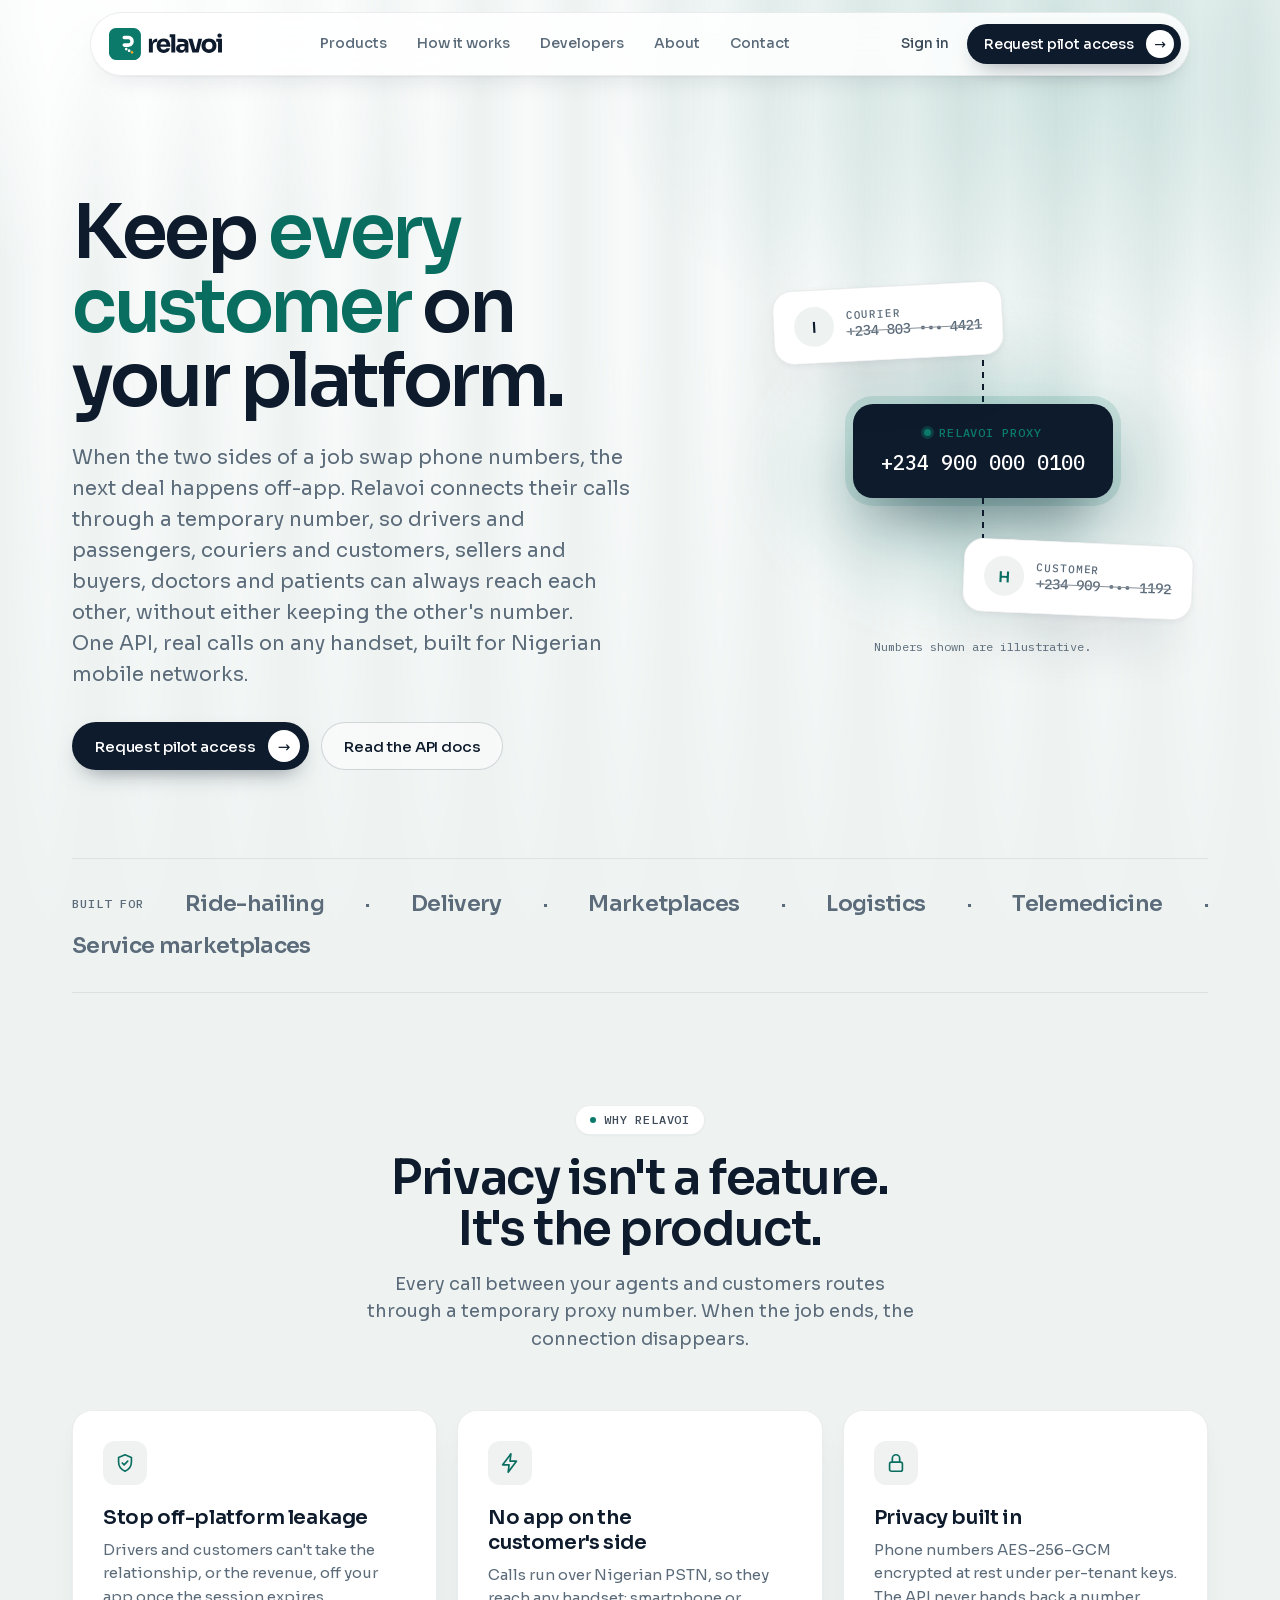
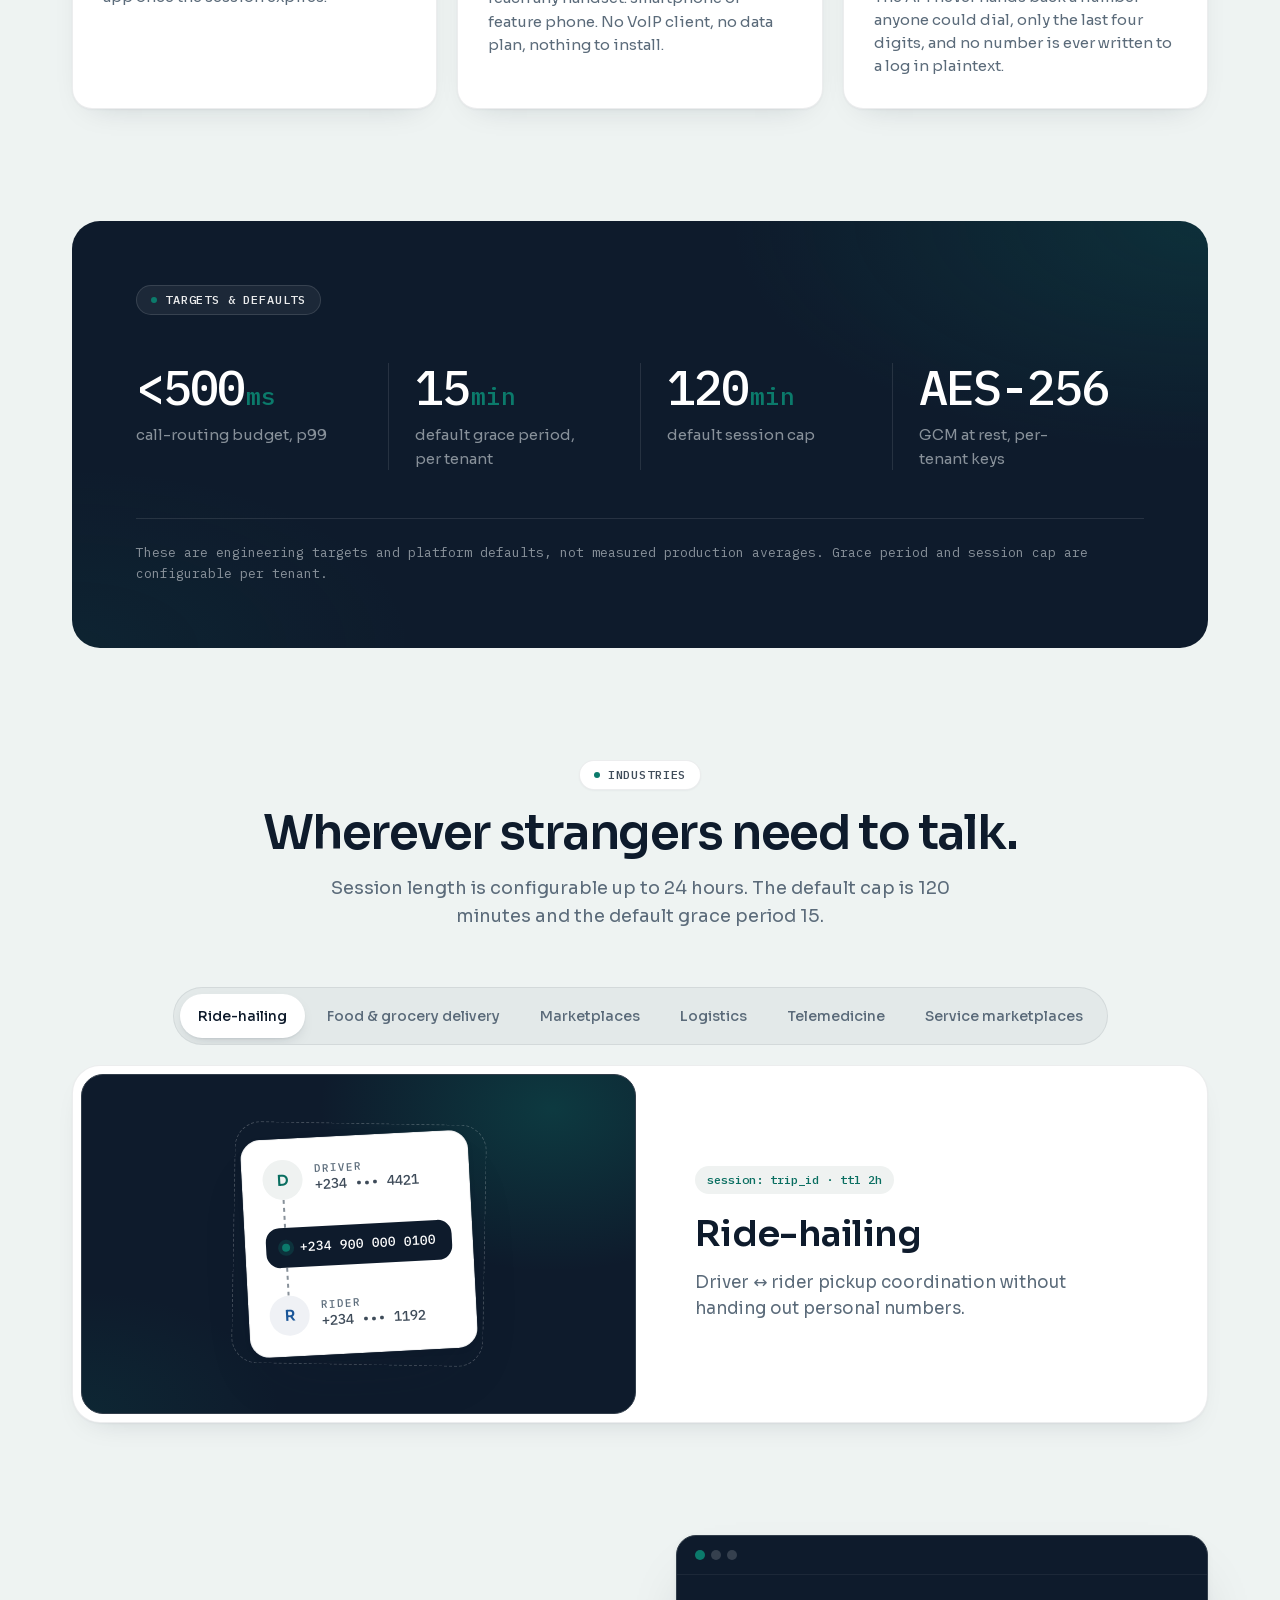
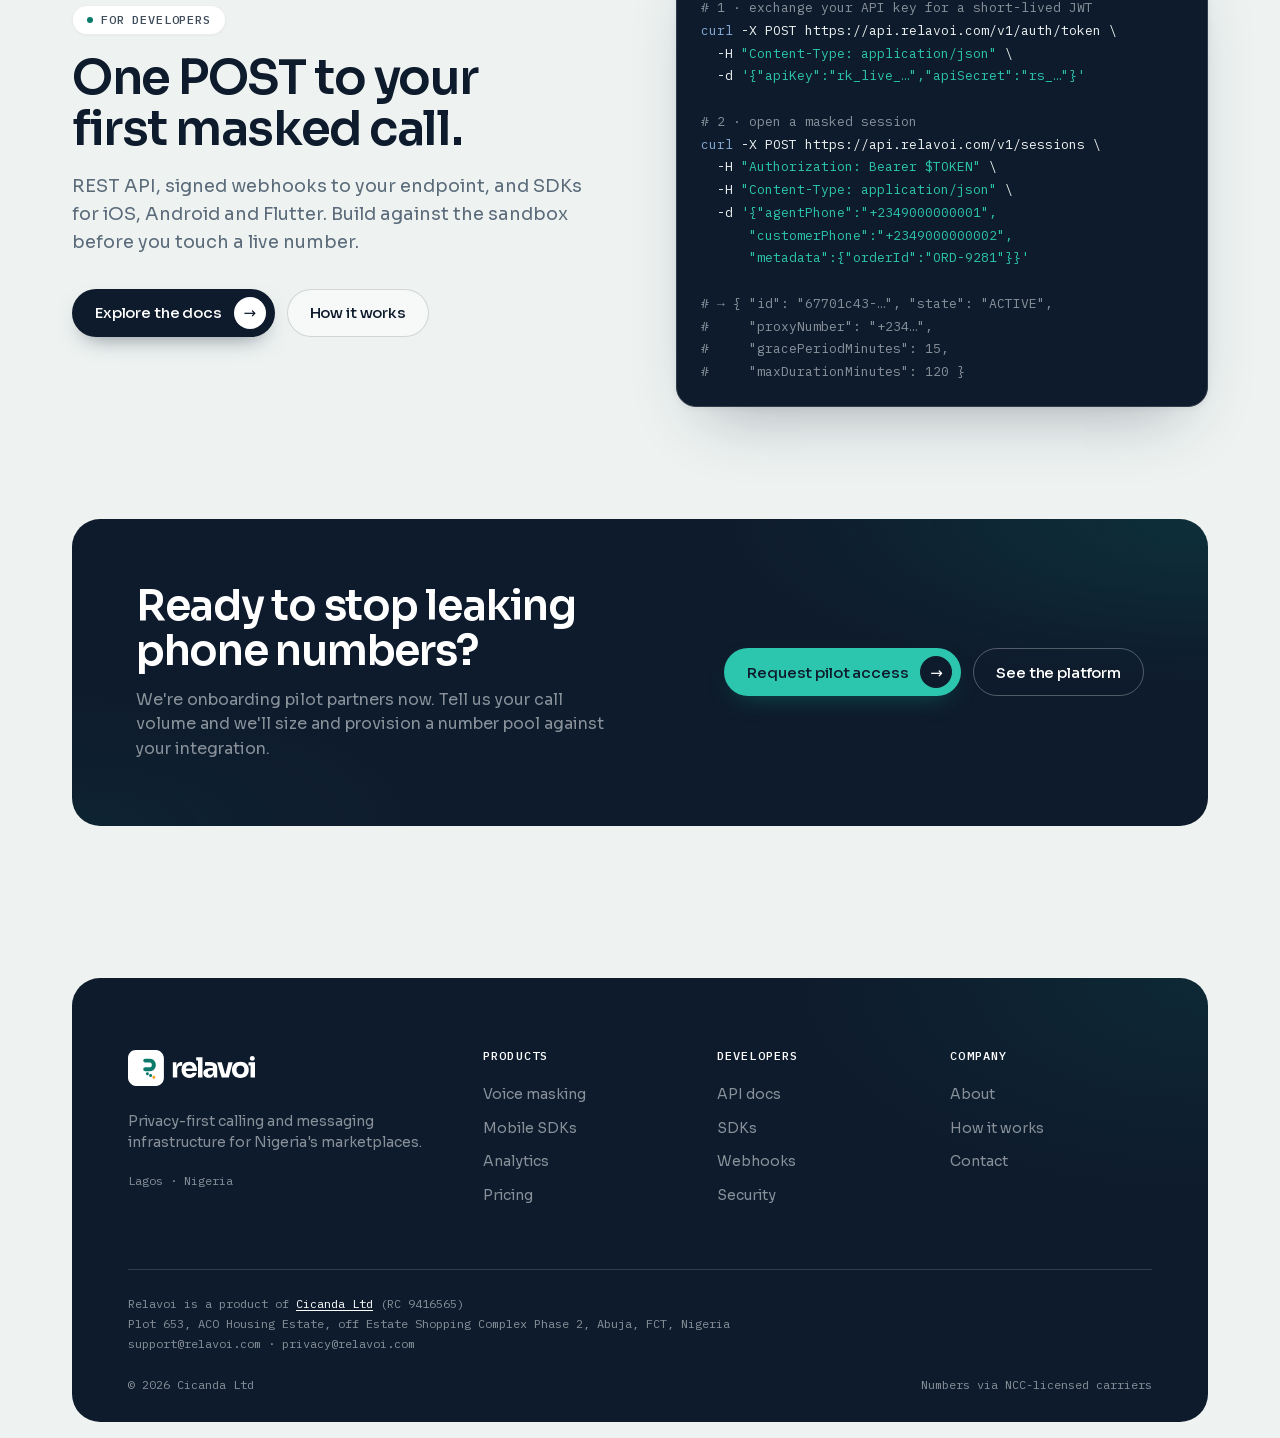
<file: index.html>
<!DOCTYPE html>
<html lang="en"><head><meta charset="UTF-8"><meta name="viewport" content="width=device-width,initial-scale=1"><title>Relavoi · Private calls for Nigeria's marketplaces</title>
<link rel="icon" href="favicon.ico?v=2" sizes="32x32"><link rel="icon" href="favicon.svg?v=2" type="image/svg+xml"><link rel="apple-touch-icon" href="apple-touch-icon.png?v=2">
<meta name="description" content="Keep every customer on your platform. Relavoi connects your users' calls through a temporary number, so neither side keeps the other's. One API, any handset.">
<meta property="og:type" content="website">
<meta property="og:site_name" content="Relavoi">
<meta property="og:locale" content="en_NG">
<meta property="og:url" content="https://relavoi.com/">
<meta property="og:title" content="Keep every customer on your platform.">
<meta property="og:description" content="Keep every customer on your platform. Relavoi connects your users' calls through a temporary number, so neither side keeps the other's. One API, any handset.">
<meta property="og:image" content="https://relavoi.com/og-card.png">
<meta property="og:image:type" content="image/png">
<meta property="og:image:width" content="1200">
<meta property="og:image:height" content="630">
<meta property="og:image:alt" content="relavoi on an ink background, with the line &quot;Keep every customer on your platform.&quot;">
<meta name="twitter:card" content="summary_large_image">
<meta name="twitter:title" content="Keep every customer on your platform.">
<meta name="twitter:description" content="Keep every customer on your platform. Relavoi connects your users' calls through a temporary number, so neither side keeps the other's. One API, any handset.">
<meta name="twitter:image" content="https://relavoi.com/og-card.png">
<meta name="twitter:image:alt" content="relavoi on an ink background, with the line &quot;Keep every customer on your platform.&quot;">
<link rel="preload" href="fonts/sora-variable.woff2" as="font" type="font/woff2" crossorigin><link rel="stylesheet" href="site.css">
<style>
.hero{padding:clamp(48px,8vw,96px) 0 clamp(48px,7vw,88px)}
.hero-grid{display:grid;grid-template-columns:minmax(0,1.15fr) minmax(0,.85fr);gap:clamp(40px,6vw,80px);align-items:center}
.hero h1{font-size:clamp(40px,5.8vw,74px);line-height:1;letter-spacing:-.045em;margin-top:24px}
.hero h1 em{font-style:normal;color:var(--sig-6)}
.hero .lede{font-size:clamp(17px,1.7vw,20px);max-width:560px;margin-top:24px}
.hero-visual{position:relative}
.hero-visual::before{content:"";position:absolute;inset:8% 0;background:radial-gradient(closest-side,rgba(11,122,107,.32),transparent);filter:blur(24px);z-index:-1}
.flow{display:flex;flex-direction:column;max-width:420px;margin:0 auto}
.flow .party{align-self:flex-start;padding:16px 20px}
.flow .party:last-child{align-self:flex-end}
.flow .who .n{text-decoration:line-through;text-decoration-color:var(--ink-4);color:var(--ink-5)}
.flow .line{width:2px;height:44px;align-self:center;background:repeating-linear-gradient(180deg,var(--ink) 0 6px,transparent 6px 12px);background-size:2px 24px;animation:fdash 1s linear infinite}
@keyframes fdash{to{background-position:0 24px}}
.flow .proxy{align-self:center;text-align:center;background:var(--ink);color:#fff;border-radius:20px;padding:22px 28px;box-shadow:0 30px 60px -20px rgba(14,27,44,.55),0 0 0 8px rgba(11,122,107,.14)}
.flow .proxy .eyebrow{color:var(--sig);display:flex;align-items:center;justify-content:center;gap:8px}
.flow .proxy .n{font:500 clamp(17px,2vw,20px)/1.3 var(--mono);margin-top:10px;white-space:nowrap}
.flow-note{margin-top:22px;text-align:center;font:400 12px/1.5 var(--mono);color:var(--ink-5)}
.strip{display:flex;align-items:center;justify-content:space-between;gap:16px 32px;flex-wrap:wrap;padding:32px 0;border-top:1px solid var(--line);border-bottom:1px solid var(--line)}
.strip span:not(.eyebrow){font:600 clamp(19px,2vw,22px)/1.2 var(--sans);letter-spacing:-.03em;color:#5B6B7A}
.stats{display:grid;grid-template-columns:repeat(4,minmax(0,1fr));margin-top:clamp(28px,4vw,48px)}
.stat{padding:0 clamp(16px,2vw,28px);border-left:1px solid rgba(255,255,255,.1)}
.stat:first-child{padding-left:0;border-left:0}
.stat h3{font:500 clamp(32px,3.8vw,50px)/1 var(--mono);letter-spacing:-.04em;color:#fff;white-space:nowrap}
.stat h3 span{font-size:.5em;color:var(--sig);margin-left:2px;letter-spacing:0}
.stat p{margin-top:12px;font-size:15px}
.statnote{margin-top:clamp(28px,4vw,48px);padding-top:24px;border-top:1px solid rgba(255,255,255,.1);font:400 13px/1.6 var(--mono)}
.sess{width:min(300px,100%)}
.sess .proxy-chip{font-size:13px}
.tab-copy{display:flex;flex-direction:column;align-items:flex-start}
.tab-copy .badge{order:-1}
@media(max-width:1024px){
.hero-grid{grid-template-columns:minmax(0,1fr)}
.hero-copy{text-align:center}
.hero .lede{margin-inline:auto}
.hero .btn-row{justify-content:center}
.strip{justify-content:center}
.strip .eyebrow{flex-basis:100%;text-align:center}
.stats{grid-template-columns:repeat(2,minmax(0,1fr));gap:32px 0}
.stat:nth-child(3){padding-left:0;border-left:0}
}
@media(max-width:640px){
.stat{padding:0 0 0 16px}
.stat h3{font-size:clamp(26px,7.4vw,40px)}
.stat p{font-size:14px}
.strip span:not(.eyebrow){font-size:19px}
}
</style></head>
<body data-page="home">
<header class="hero"><div class="wrap hero-grid">
<div class="hero-copy">
<h1>Keep <em>every customer</em> on your platform.</h1>
<p class="lede">When the two sides of a job swap phone numbers, the next deal happens off-app. Relavoi connects their calls through a temporary number, so drivers and passengers, couriers and customers, sellers and buyers, doctors and patients can always reach each other, without either keeping the other's number. One API, real calls on any handset, built for Nigerian mobile networks.</p>
<div class="btn-row"><a href="https://app.relavoi.com/signup" class="btn btn-p">Request pilot access <span class="arr">→</span></a><a href="developers.html" class="btn btn-s">Read the API docs</a></div>
</div>
<div class="hero-visual">
<div class="flow">
<div class="float party tilt-l"><div class="who"><div class="av">I</div><div><div class="r">Courier</div><div class="n">+234 803 ••• 4421</div></div></div></div>
<div class="line" aria-hidden="true"></div>
<div class="proxy"><div class="eyebrow"><span class="dot"></span>Relavoi proxy</div><div class="n">+234 900 000 0100</div></div>
<div class="line" aria-hidden="true"></div>
<div class="float party tilt-r"><div class="who"><div class="av g">H</div><div><div class="r">Customer</div><div class="n">+234 909 ••• 1192</div></div></div></div>
</div>
<div class="flow-note">Numbers shown are illustrative.</div>
</div>
</div></header>

<div class="wrap"><div class="strip"><span class="eyebrow">Built for</span><span>Ride-hailing</span><span aria-hidden="true">&middot;</span><span>Delivery</span><span aria-hidden="true">&middot;</span><span>Marketplaces</span><span aria-hidden="true">&middot;</span><span>Logistics</span><span aria-hidden="true">&middot;</span><span>Telemedicine</span><span aria-hidden="true">&middot;</span><span>Service marketplaces</span></div></div>

<section><div class="wrap">
<div class="sec-head"><div class="chip">Why Relavoi</div><h2>Privacy isn't a feature. It's the product.</h2><p>Every call between your agents and customers routes through a temporary proxy number. When the job ends, the connection disappears.</p></div>
<div class="grid g3">
<div class="card"><div class="ico"><svg viewBox="0 0 24 24" fill="none" stroke="currentColor" stroke-width="1.8" stroke-linecap="round" stroke-linejoin="round" aria-hidden="true"><path d="M12 3l7 3v5c0 4.5-3 8.3-7 10-4-1.7-7-5.5-7-10V6l7-3z"/><path d="M9 12l2 2 4-4"/></svg></div><h3>Stop off-platform leakage</h3><p>Drivers and customers can't take the relationship, or the revenue, off your app once the session expires.</p></div>
<div class="card"><div class="ico"><svg viewBox="0 0 24 24" fill="none" stroke="currentColor" stroke-width="1.8" stroke-linecap="round" stroke-linejoin="round" aria-hidden="true"><path d="M13 2L4 14h7l-1 8 9-12h-7l1-8z"/></svg></div><h3>No app on the customer's side</h3><p>Calls run over Nigerian PSTN, so they reach any handset: smartphone or feature phone. No VoIP client, no data plan, nothing to install.</p></div>
<div class="card"><div class="ico"><svg viewBox="0 0 24 24" fill="none" stroke="currentColor" stroke-width="1.8" stroke-linecap="round" stroke-linejoin="round" aria-hidden="true"><rect x="5" y="11" width="14" height="10" rx="2"/><path d="M8 11V7a4 4 0 018 0v4"/></svg></div><h3>Privacy built in</h3><p>Phone numbers AES-256-GCM encrypted at rest under per-tenant keys. The API never hands back a number anyone could dial, only the last four digits, and no number is ever written to a log in plaintext.</p></div>
</div>
</div></section>

<section class="pt0"><div class="wrap"><div class="panel-dark">
<div class="chip">Targets &amp; defaults</div>
<div class="stats">
<div class="stat"><h3>&lt;500<span>ms</span></h3><p>call-routing budget, p99</p></div>
<div class="stat"><h3>15<span>min</span></h3><p>default grace period, per tenant</p></div>
<div class="stat"><h3>120<span>min</span></h3><p>default session cap</p></div>
<div class="stat"><h3>AES-256</h3><p>GCM at rest, per-tenant keys</p></div>
</div>
<p class="statnote">These are engineering targets and platform defaults, not measured production averages. Grace period and session cap are configurable per tenant.</p>
</div></div></section>

<section class="pt0"><div class="wrap">
<div class="sec-head"><div class="chip">Industries</div><h2>Wherever strangers need to talk.</h2><p>Session length is configurable up to 24 hours. The default cap is 120 minutes and the default grace period 15.</p></div>
<div data-tabs="Industries"><div class="tab-panels">
<article class="tab-panel">
<div class="stage dark" aria-hidden="true"><div class="ghosted tilt-l"><div class="float sess"><div class="who"><div class="av g">D</div><div><div class="r">Driver</div><div class="n">+234 ••• 4421</div></div></div><div class="vline"></div><div class="proxy-chip"><span class="live"></span>+234 900 000 0100</div><div class="vline"></div><div class="who"><div class="av a">R</div><div><div class="r">Rider</div><div class="n">+234 ••• 1192</div></div></div></div></div></div>
<div class="tab-copy"><h3>Ride-hailing</h3><p>Driver ↔ rider pickup coordination without handing out personal numbers.</p><span class="badge">session: trip_id · ttl 2h</span></div>
</article>
<article class="tab-panel">
<div class="stage dark" aria-hidden="true"><div class="ghosted tilt-l"><div class="float sess"><div class="who"><div class="av g">C</div><div><div class="r">Courier</div><div class="n">+234 ••• 4421</div></div></div><div class="vline"></div><div class="proxy-chip"><span class="live"></span>+234 900 000 0100</div><div class="vline"></div><div class="who"><div class="av a">C</div><div><div class="r">Customer</div><div class="n">+234 ••• 1192</div></div></div></div></div></div>
<div class="tab-copy"><h3>Food &amp; grocery delivery</h3><p>Couriers reach customers at the gate. Grace period covers the "I left it with security" call.</p><span class="badge">session: order_id · grace 15m</span></div>
</article>
<article class="tab-panel">
<div class="stage dark" aria-hidden="true"><div class="ghosted tilt-l"><div class="float sess"><div class="who"><div class="av g">B</div><div><div class="r">Buyer</div><div class="n">+234 ••• 4421</div></div></div><div class="vline"></div><div class="proxy-chip"><span class="live"></span>+234 900 000 0100</div><div class="vline"></div><div class="who"><div class="av a">S</div><div><div class="r">Seller</div><div class="n">+234 ••• 1192</div></div></div></div></div></div>
<div class="tab-copy"><h3>Marketplaces</h3><p>Buyers and sellers negotiate by phone while you keep the transaction on-platform.</p><span class="badge">session: listing_id · ttl 24h</span></div>
</article>
<article class="tab-panel">
<div class="stage dark" aria-hidden="true"><div class="ghosted tilt-l"><div class="float sess"><div class="who"><div class="av g">D</div><div><div class="r">Driver</div><div class="n">+234 ••• 4421</div></div></div><div class="vline"></div><div class="proxy-chip"><span class="live"></span>+234 900 000 0100</div><div class="vline"></div><div class="who"><div class="av a">R</div><div><div class="r">Recipient</div><div class="n">+234 ••• 1192</div></div></div></div></div></div>
<div class="tab-copy"><h3>Logistics</h3><p>Dispatcher-to-driver and driver-to-recipient run as separate masked sessions across the same waybill.</p><span class="badge">session: waybill · two-party</span></div>
</article>
<article class="tab-panel">
<div class="stage dark" aria-hidden="true"><div class="ghosted tilt-l"><div class="float sess"><div class="who"><div class="av g">P</div><div><div class="r">Patient</div><div class="n">+234 ••• 4421</div></div></div><div class="vline"></div><div class="proxy-chip"><span class="live"></span>+234 900 000 0100</div><div class="vline"></div><div class="who"><div class="av a">P</div><div><div class="r">Provider</div><div class="n">+234 ••• 1192</div></div></div></div></div></div>
<div class="tab-copy"><h3>Telemedicine</h3><p>Patients reach providers without clinicians exposing personal lines, on a number that stops working when the consult is over.</p><span class="badge">session: consult_id · ttl 2h</span></div>
</article>
<article class="tab-panel">
<div class="stage dark" aria-hidden="true"><div class="ghosted tilt-l"><div class="float sess"><div class="who"><div class="av g">A</div><div><div class="r">Artisan</div><div class="n">+234 ••• 4421</div></div></div><div class="vline"></div><div class="proxy-chip"><span class="live"></span>+234 900 000 0100</div><div class="vline"></div><div class="who"><div class="av a">C</div><div><div class="r">Customer</div><div class="n">+234 ••• 1192</div></div></div></div></div></div>
<div class="tab-copy"><h3>Service marketplaces</h3><p>Artisans and customers schedule jobs by phone; you stay the system of record.</p><span class="badge">session: job_id · ttl 24h</span></div>
</article>
</div></div>
</div></section>

<section class="pt0"><div class="wrap"><div class="split">
<div><div class="chip">For developers</div><h2 class="h2" style="margin-top:18px">One POST to your first masked call.</h2><p class="lede">REST API, signed webhooks to your endpoint, and SDKs for iOS, Android and Flutter. Build against the sandbox before you touch a live number.</p><div class="btn-row"><a href="developers.html" class="btn btn-p">Explore the docs<span class="arr" aria-hidden="true"></span></a><a href="how-it-works.html" class="btn btn-s">How it works</a></div></div>
<div class="window"><div class="window-bar" aria-hidden="true"><i></i><i></i><i></i></div><div class="code"><span class="c"># 1 · exchange your API key for a short-lived JWT</span>
<span class="k">curl</span> -X POST https://api.relavoi.com/v1/auth/token \
  -H <span class="s">"Content-Type: application/json"</span> \
  -d <span class="s">'{"apiKey":"rk_live_…","apiSecret":"rs_…"}'</span>

<span class="c"># 2 · open a masked session</span>
<span class="k">curl</span> -X POST https://api.relavoi.com/v1/sessions \
  -H <span class="s">"Authorization: Bearer $TOKEN"</span> \
  -H <span class="s">"Content-Type: application/json"</span> \
  -d <span class="s">'{"agentPhone":"+2349000000001",</span>
<span class="s">      "customerPhone":"+2349000000002",</span>
<span class="s">      "metadata":{"orderId":"ORD-9281"}}'</span>

<span class="c"># → { "id": "67701c43-…", "state": "ACTIVE",</span>
<span class="c">#     "proxyNumber": "+234…",</span>
<span class="c">#     "gracePeriodMinutes": 15,</span>
<span class="c">#     "maxDurationMinutes": 120 }</span></div></div>
</div></div></section>

<section class="pt0"><div class="wrap"><div class="panel-dark cta-band"><div><h2>Ready to stop leaking phone numbers?</h2><p>We're onboarding pilot partners now. Tell us your call volume and we'll size and provision a number pool against your integration.</p></div><div class="btn-row"><a href="https://app.relavoi.com/signup" class="btn btn-g">Request pilot access<span class="arr" aria-hidden="true"></span></a><a href="products.html" class="btn btn-s">See the platform</a></div></div></div></section>
<script src="site.js"></script>
</body></html>
</file>
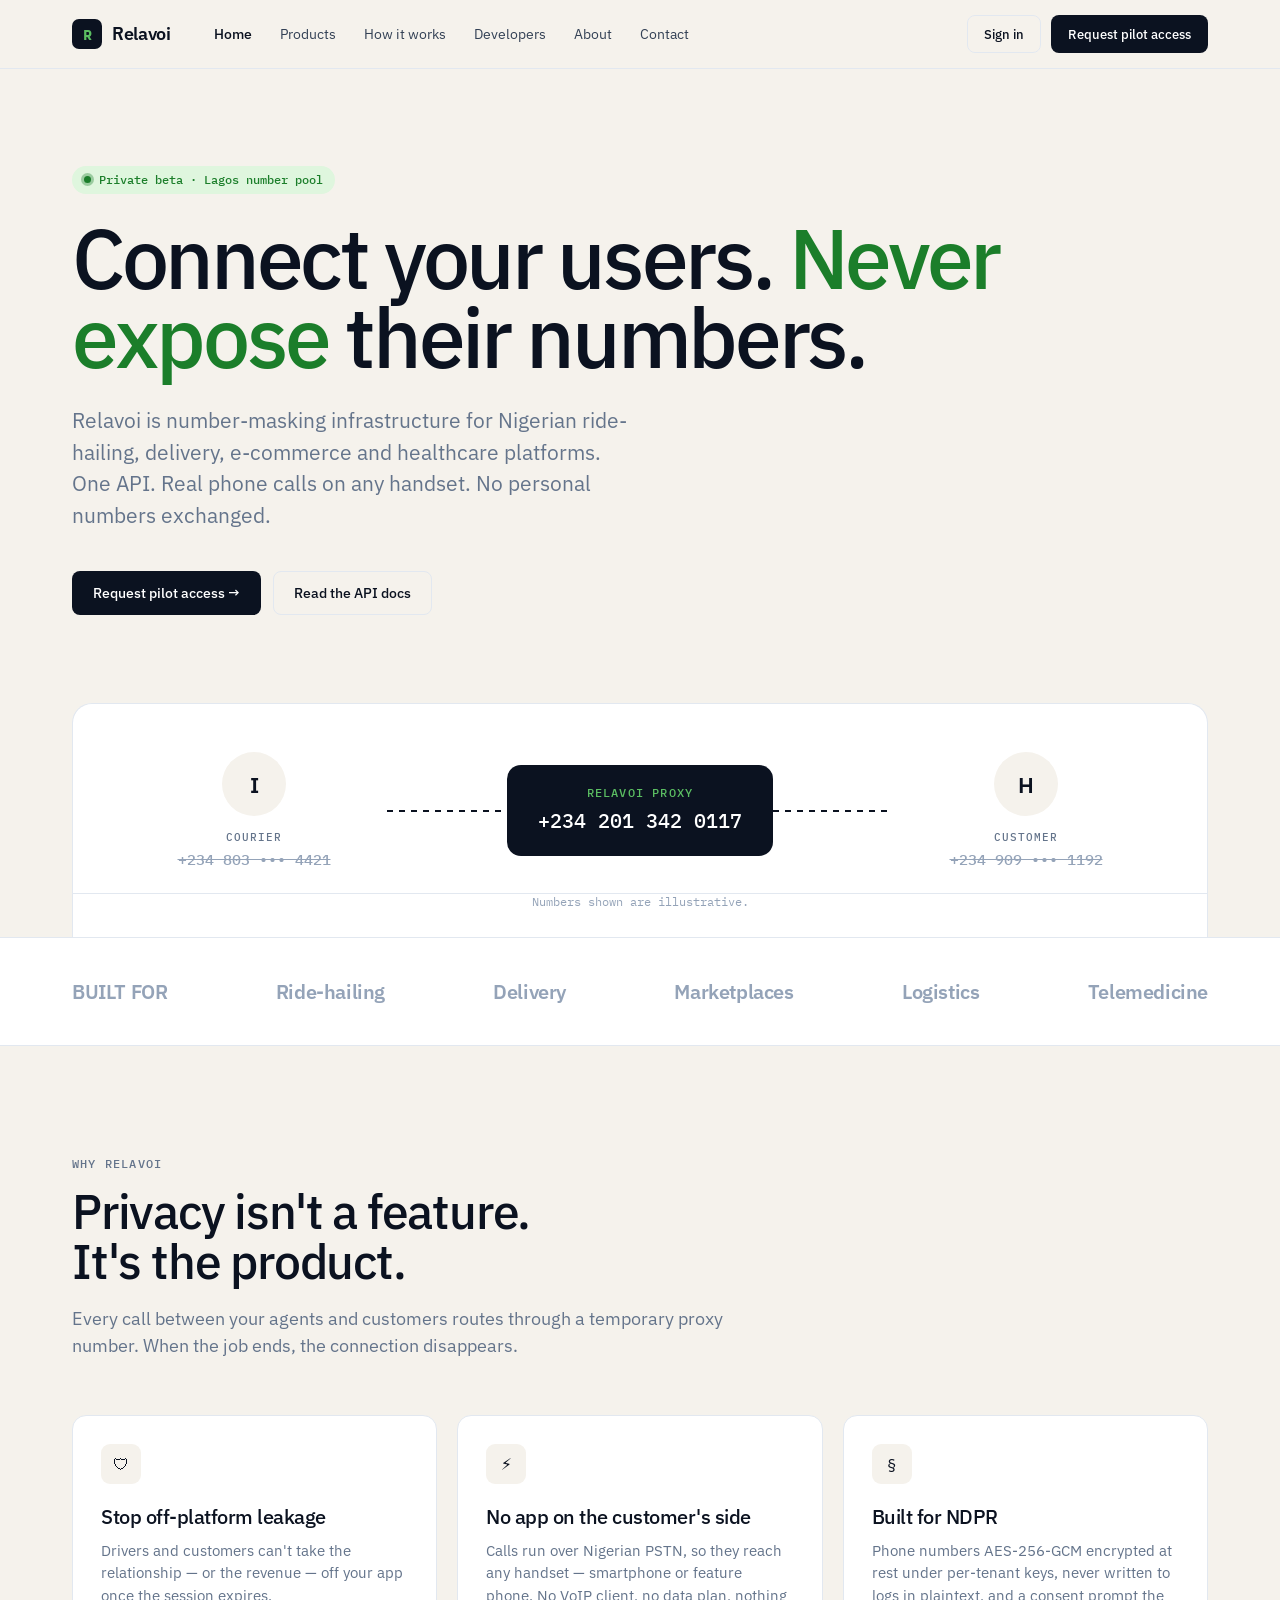
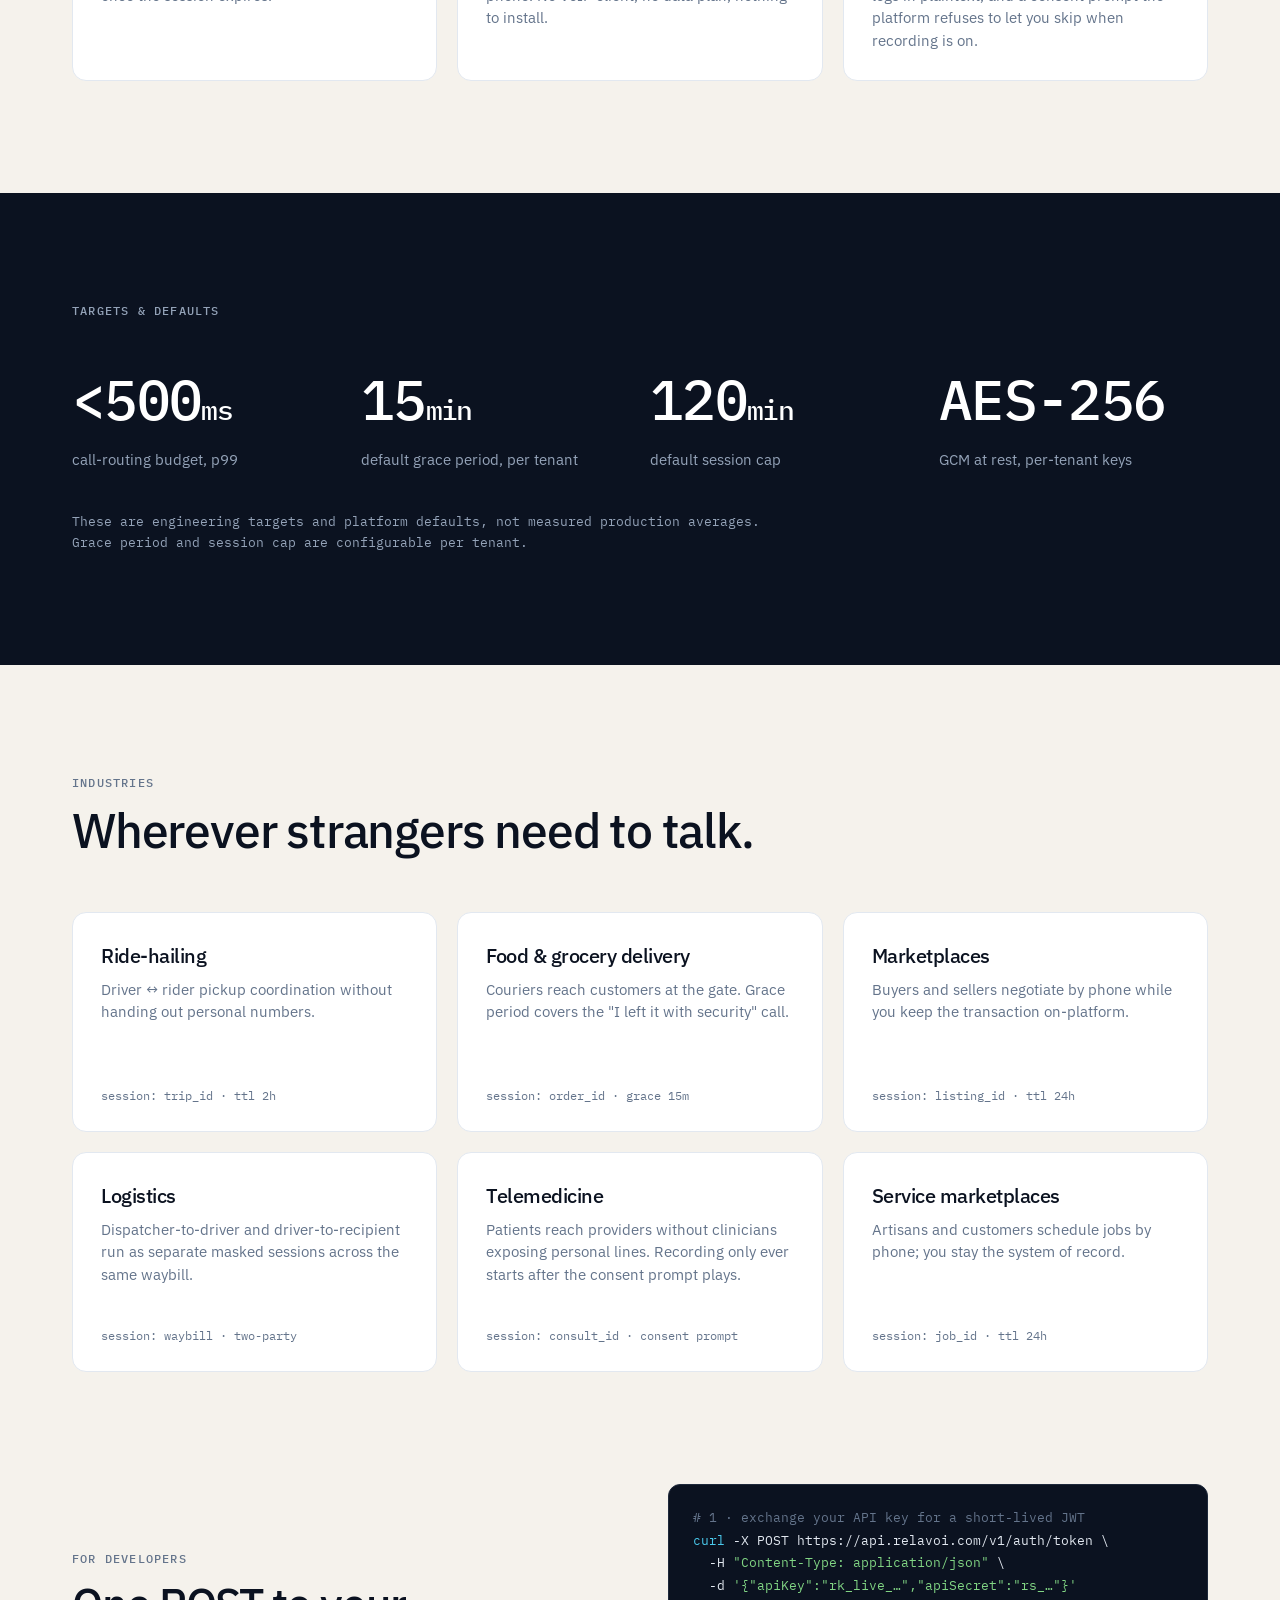
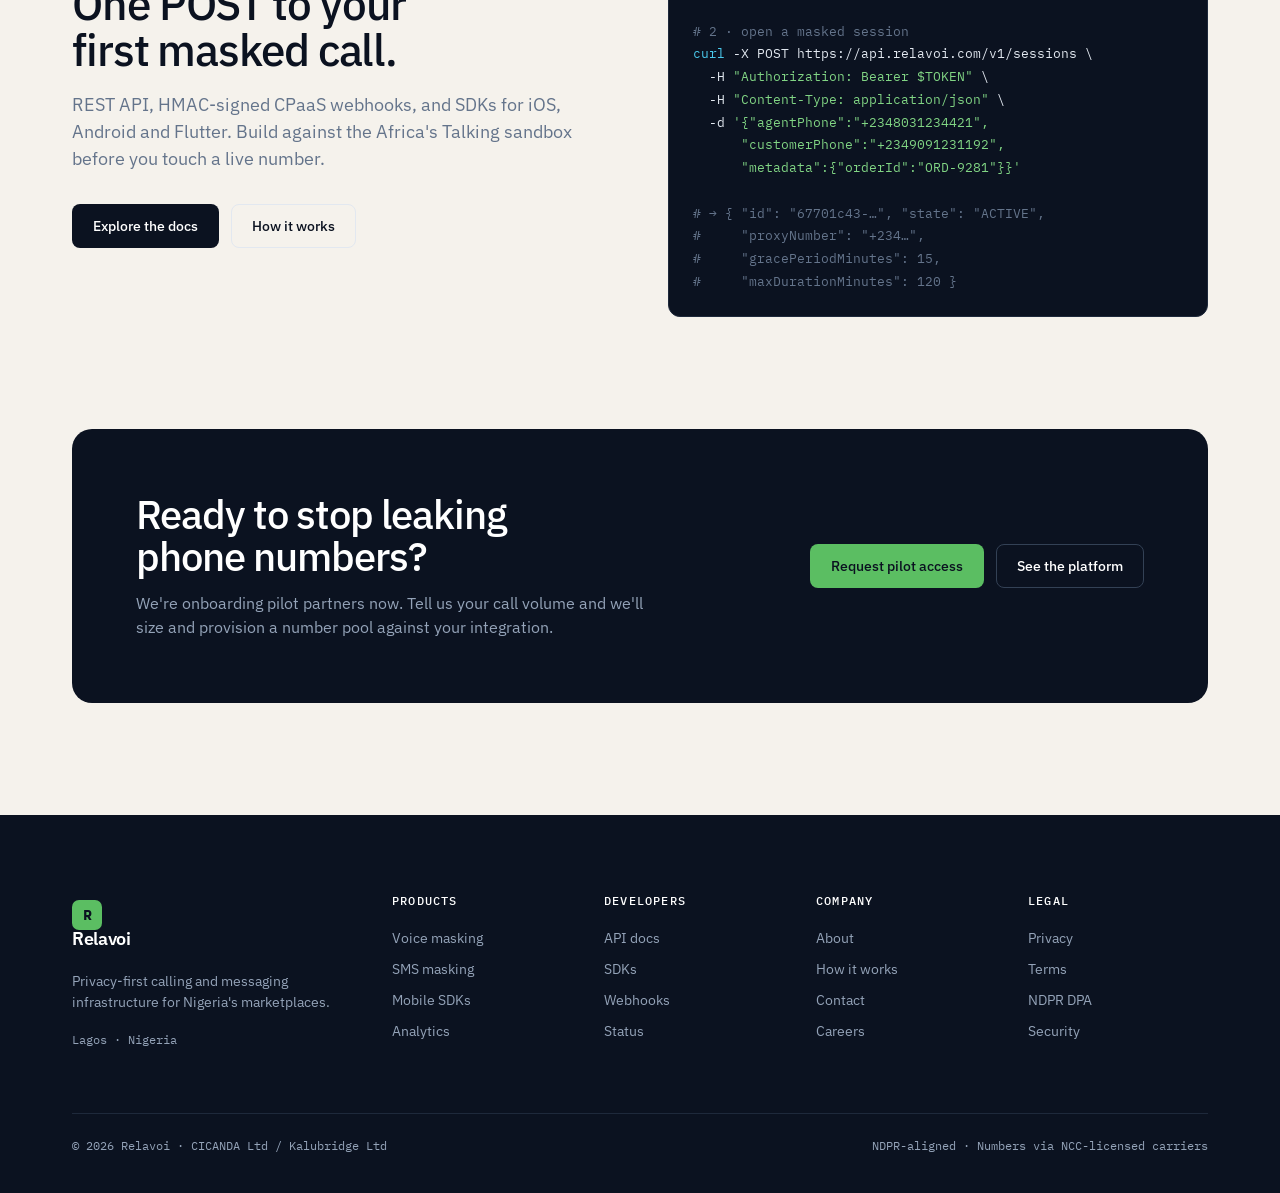
<file: site/index.html>
<!DOCTYPE html>
<html lang="en"><head><meta charset="UTF-8"><meta name="viewport" content="width=device-width,initial-scale=1"><title>Relavoi · Private calls for Nigeria's marketplaces</title>
<meta name="description" content="Number-masking infrastructure for Nigerian ride-hailing, delivery, e-commerce and healthcare platforms. One API, real PSTN calls, no personal numbers exchanged.">
<link rel="preconnect" href="https://fonts.googleapis.com"><link href="https://fonts.googleapis.com/css2?family=IBM+Plex+Mono:wght@400;500;600&family=IBM+Plex+Sans:wght@400;500;600&display=swap" rel="stylesheet"><link rel="stylesheet" href="site.css">
<style>
.hero{padding:96px 0 0;overflow:hidden}
.hero h1{font-size:84px;line-height:.95;letter-spacing:-.04em;max-width:960px;margin-top:24px}
.hero h1 em{font-style:normal;color:var(--sig-6)}
.hero .lede{font-size:21px;color:var(--ink-5);max-width:620px;margin-top:28px}
.hero .ctas{display:flex;gap:12px;margin-top:40px;flex-wrap:wrap}
.flow{margin-top:88px;display:grid;grid-template-columns:1fr auto 1fr auto 1fr;align-items:center;gap:0;background:var(--paper);border:1px solid var(--ink-2);border-radius:20px 20px 0 0;border-bottom:0;padding:48px 48px 24px}
.party{text-align:center}
.party .av{width:64px;height:64px;border-radius:999px;background:var(--bone);margin:0 auto;display:grid;place-items:center;font:600 22px 'IBM Plex Sans'}
.party .r{font:500 11px 'IBM Plex Mono';letter-spacing:.1em;text-transform:uppercase;color:var(--ink-5);margin-top:14px}
.party .n{font:500 15px 'IBM Plex Mono';margin-top:6px;color:var(--ink-4);text-decoration:line-through}
.proxy{text-align:center;background:var(--ink);color:#fff;border-radius:14px;padding:22px 28px}
.proxy .n{font:500 20px 'IBM Plex Mono';margin-top:8px}
.line{height:2px;width:120px;background:repeating-linear-gradient(90deg,var(--ink) 0 6px,transparent 6px 12px);background-size:24px 2px;animation:dash 1s linear infinite}
@keyframes dash{to{background-position:24px 0}}
.flow-note{background:var(--paper);border:1px solid var(--ink-2);border-bottom:0;padding:0 48px 28px;font:400 12px 'IBM Plex Mono';color:var(--ink-4);text-align:center}
@media(max-width:900px){.hero h1{font-size:48px}.flow{grid-template-columns:1fr;gap:20px}.line{width:2px;height:40px;margin:0 auto;background:var(--ink)}}
.logos{display:flex;justify-content:space-between;gap:24px;flex-wrap:wrap;align-items:center;padding:40px 0}
.logos span{font:600 20px 'IBM Plex Sans';color:var(--ink-4);letter-spacing:-.02em}
.stat h3{font-size:56px;letter-spacing:-.03em}
.stat p{color:var(--ink-4);margin-top:8px;font-size:15px}
.statnote{margin-top:40px;font:400 13px/1.6 'IBM Plex Mono';color:var(--ink-5);max-width:720px}
.vert{display:flex;flex-direction:column;justify-content:space-between;min-height:220px}
.vert .ex{font:400 12px 'IBM Plex Mono';color:var(--ink-5);margin-top:24px}
</style></head>
<body data-page="home">
<header class="hero"><div class="wrap">
<span class="pill"><span class="dot"></span>Private beta · Lagos number pool</span>
<h1>Connect your users. <em>Never expose</em> their numbers.</h1>
<p class="lede">Relavoi is number-masking infrastructure for Nigerian ride-hailing, delivery, e-commerce and healthcare platforms. One API. Real phone calls on any handset. No personal numbers exchanged.</p>
<div class="ctas"><a href="contact.html" class="btn btn-p">Request pilot access →</a><a href="developers.html" class="btn btn-s">Read the API docs</a></div>
<div class="flow">
<div class="party"><div class="av">I</div><div class="r">Courier</div><div class="n">+234 803 ••• 4421</div></div>
<div class="line"></div>
<div class="proxy"><div class="eyebrow" style="color:var(--sig)">Relavoi proxy</div><div class="n">+234 201 342 0117</div></div>
<div class="line"></div>
<div class="party"><div class="av">H</div><div class="r">Customer</div><div class="n">+234 909 ••• 1192</div></div>
</div>
<div class="flow-note">Numbers shown are illustrative.</div>
</div></header>

<div style="background:var(--paper);border-top:1px solid var(--ink-2);border-bottom:1px solid var(--ink-2)"><div class="wrap"><div class="logos"><span class="eyebrow">Built for</span><span>Ride-hailing</span><span>Delivery</span><span>Marketplaces</span><span>Logistics</span><span>Telemedicine</span></div></div></div>

<section><div class="wrap">
<div class="sec-head"><div class="eyebrow">Why Relavoi</div><h2>Privacy isn't a feature. It's the product.</h2><p>Every call between your agents and customers routes through a temporary proxy number. When the job ends, the connection disappears.</p></div>
<div class="grid g3">
<div class="card"><div class="ico">🛡</div><h3>Stop off-platform leakage</h3><p>Drivers and customers can't take the relationship — or the revenue — off your app once the session expires.</p></div>
<div class="card"><div class="ico">⚡</div><h3>No app on the customer's side</h3><p>Calls run over Nigerian PSTN, so they reach any handset — smartphone or feature phone. No VoIP client, no data plan, nothing to install.</p></div>
<div class="card"><div class="ico">§</div><h3>Built for NDPR</h3><p>Phone numbers AES-256-GCM encrypted at rest under per-tenant keys, never written to logs in plaintext, and a consent prompt the platform refuses to let you skip when recording is on.</p></div>
</div>
</div></section>

<section class="dark"><div class="wrap">
<div class="sec-head" style="margin-bottom:40px"><div class="eyebrow">Targets &amp; defaults</div></div>
<div class="grid g4">
<div class="stat"><h3 class="mono">&lt;500<span style="font-size:28px">ms</span></h3><p>call-routing budget, p99</p></div>
<div class="stat"><h3 class="mono">15<span style="font-size:28px">min</span></h3><p>default grace period, per tenant</p></div>
<div class="stat"><h3 class="mono">120<span style="font-size:28px">min</span></h3><p>default session cap</p></div>
<div class="stat"><h3 class="mono">AES-256</h3><p>GCM at rest, per-tenant keys</p></div>
</div>
<p class="statnote">These are engineering targets and platform defaults, not measured production averages. Grace period and session cap are configurable per tenant.</p>
</div></section>

<section><div class="wrap">
<div class="sec-head"><div class="eyebrow">Industries</div><h2>Wherever strangers need to talk.</h2></div>
<div class="grid g3">
<div class="card vert"><div><h3 style="margin-top:0">Ride-hailing</h3><p>Driver ↔ rider pickup coordination without handing out personal numbers.</p></div><div class="ex">session: trip_id · ttl 2h</div></div>
<div class="card vert"><div><h3 style="margin-top:0">Food &amp; grocery delivery</h3><p>Couriers reach customers at the gate. Grace period covers the "I left it with security" call.</p></div><div class="ex">session: order_id · grace 15m</div></div>
<div class="card vert"><div><h3 style="margin-top:0">Marketplaces</h3><p>Buyers and sellers negotiate by phone while you keep the transaction on-platform.</p></div><div class="ex">session: listing_id · ttl 24h</div></div>
<div class="card vert"><div><h3 style="margin-top:0">Logistics</h3><p>Dispatcher-to-driver and driver-to-recipient run as separate masked sessions across the same waybill.</p></div><div class="ex">session: waybill · two-party</div></div>
<div class="card vert"><div><h3 style="margin-top:0">Telemedicine</h3><p>Patients reach providers without clinicians exposing personal lines. Recording only ever starts after the consent prompt plays.</p></div><div class="ex">session: consult_id · consent prompt</div></div>
<div class="card vert"><div><h3 style="margin-top:0">Service marketplaces</h3><p>Artisans and customers schedule jobs by phone; you stay the system of record.</p></div><div class="ex">session: job_id · ttl 24h</div></div>
</div>
</div></section>

<section style="padding-top:0"><div class="wrap">
<div class="grid g2" style="align-items:center;gap:56px">
<div><div class="eyebrow">For developers</div><h2 style="font-size:44px;line-height:1.05;margin-top:16px">One POST to your first masked call.</h2><p style="font-size:18px;color:var(--ink-5);margin-top:18px">REST API, HMAC-signed CPaaS webhooks, and SDKs for iOS, Android and Flutter. Build against the Africa's Talking sandbox before you touch a live number.</p><div style="display:flex;gap:12px;margin-top:32px"><a href="developers.html" class="btn btn-p">Explore the docs</a><a href="how-it-works.html" class="btn btn-s">How it works</a></div></div>
<div class="code"><span class="c"># 1 · exchange your API key for a short-lived JWT</span>
<span class="k">curl</span> -X POST https://api.relavoi.com/v1/auth/token \
  -H <span class="s">"Content-Type: application/json"</span> \
  -d <span class="s">'{"apiKey":"rk_live_…","apiSecret":"rs_…"}'</span>

<span class="c"># 2 · open a masked session</span>
<span class="k">curl</span> -X POST https://api.relavoi.com/v1/sessions \
  -H <span class="s">"Authorization: Bearer $TOKEN"</span> \
  -H <span class="s">"Content-Type: application/json"</span> \
  -d <span class="s">'{"agentPhone":"+2348031234421",</span>
<span class="s">      "customerPhone":"+2349091231192",</span>
<span class="s">      "metadata":{"orderId":"ORD-9281"}}'</span>

<span class="c"># → { "id": "67701c43-…", "state": "ACTIVE",</span>
<span class="c">#     "proxyNumber": "+234…",</span>
<span class="c">#     "gracePeriodMinutes": 15,</span>
<span class="c">#     "maxDurationMinutes": 120 }</span></div>
</div>
</div></section>

<section style="padding-top:0"><div class="wrap"><div class="cta-band"><div><h2>Ready to stop leaking phone numbers?</h2><p>We're onboarding pilot partners now. Tell us your call volume and we'll size and provision a number pool against your integration.</p></div><div style="display:flex;gap:12px"><a href="contact.html" class="btn btn-g">Request pilot access</a><a href="products.html" class="btn btn-s" style="border-color:var(--ink-6);color:#fff">See the platform</a></div></div></div></section>
<script src="site.js"></script>
</body></html>
</file>
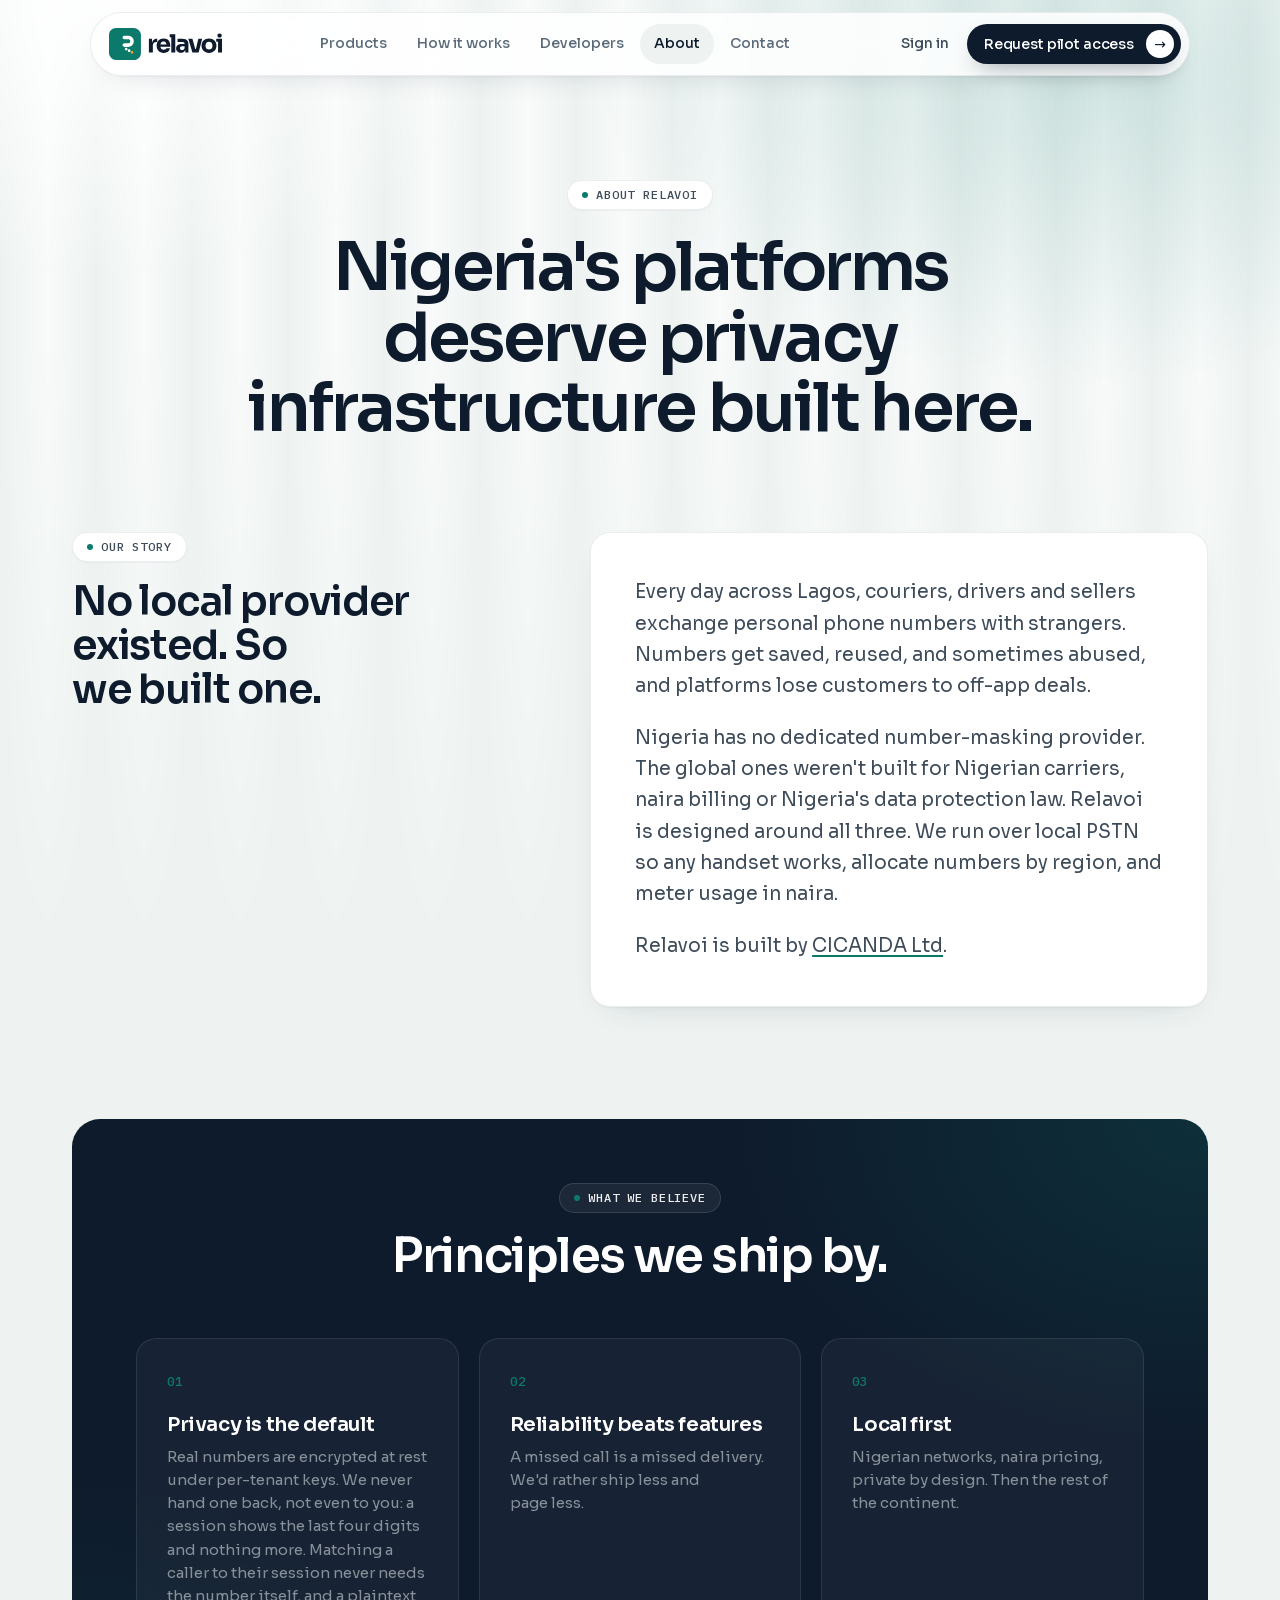
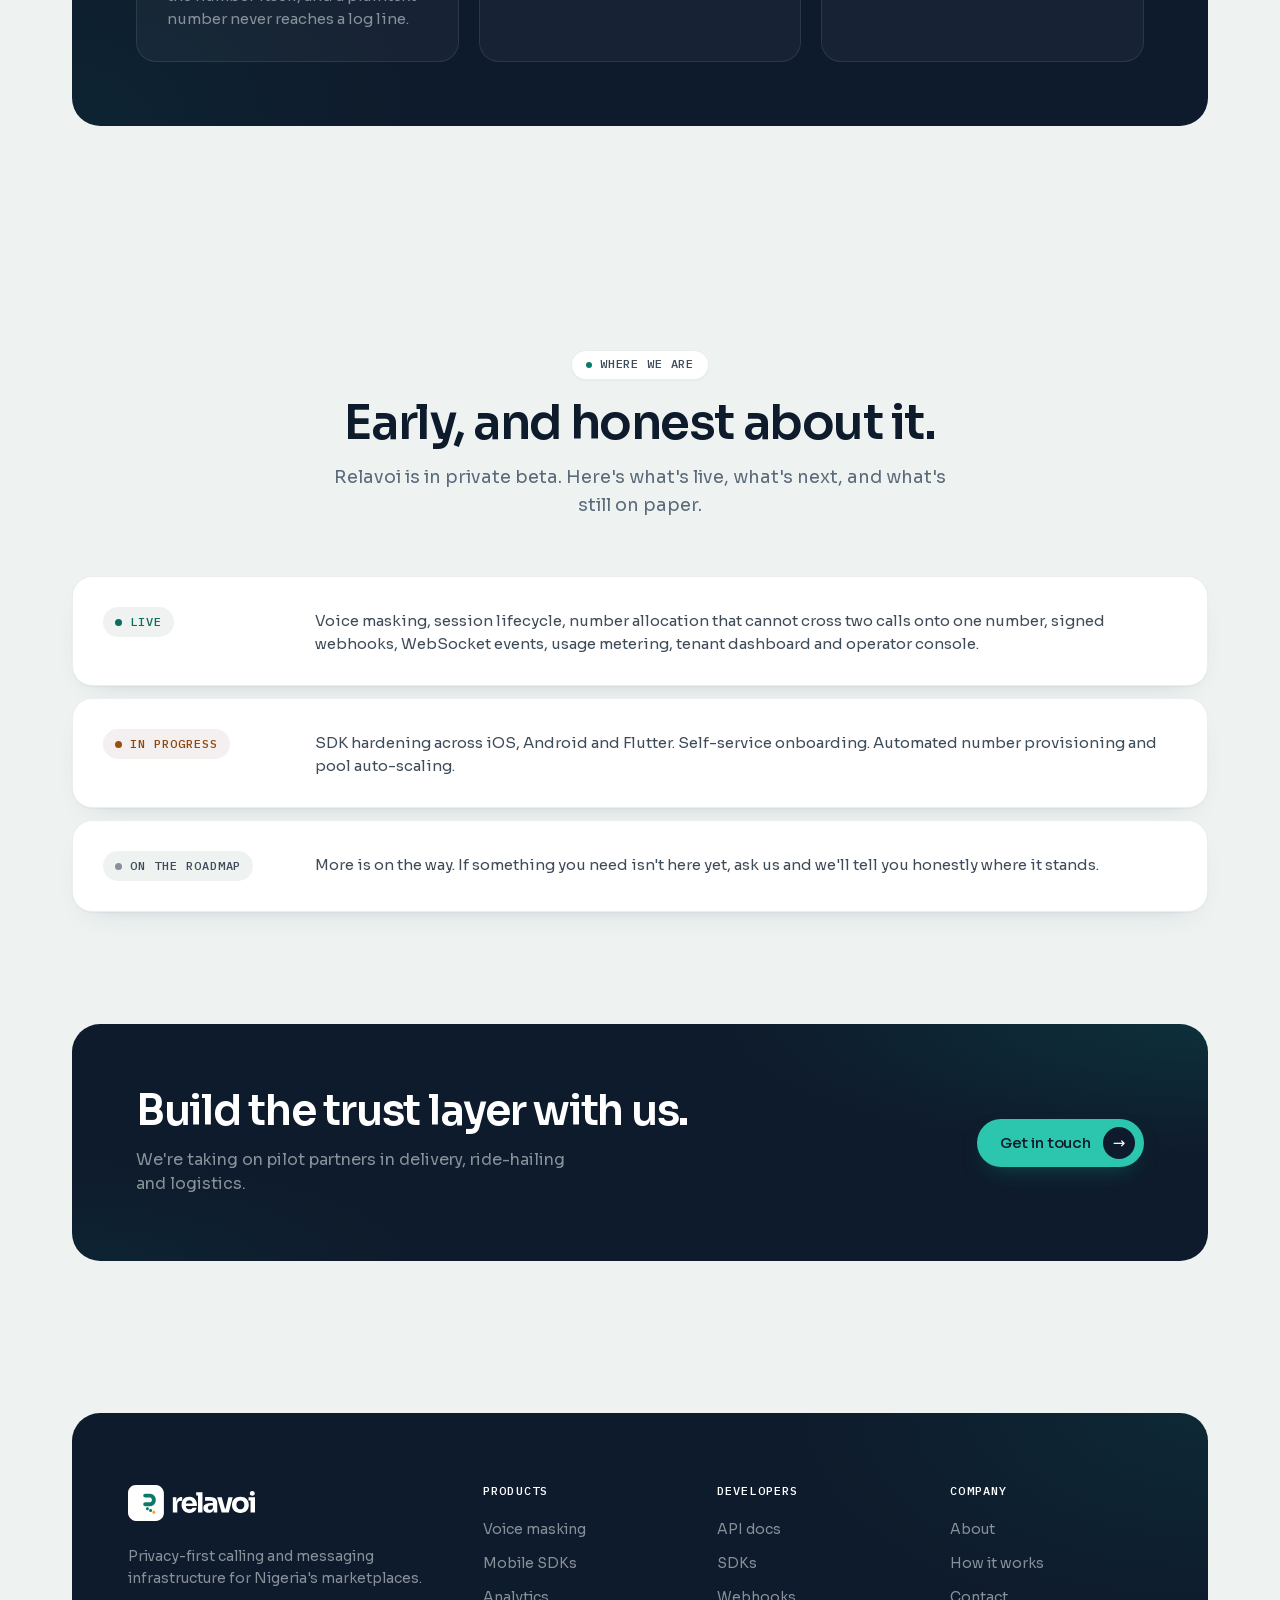
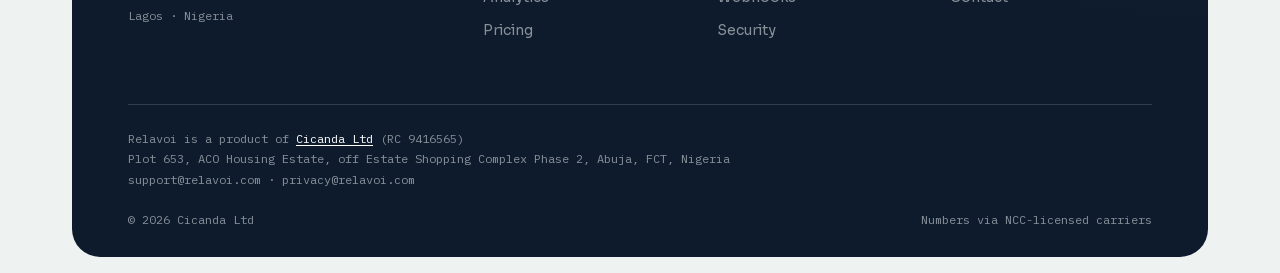
<file: about.html>
<!DOCTYPE html>
<html lang="en"><head><meta charset="UTF-8"><meta name="viewport" content="width=device-width,initial-scale=1"><title>About · Relavoi</title>
<link rel="icon" href="favicon.ico?v=2" sizes="32x32"><link rel="icon" href="favicon.svg?v=2" type="image/svg+xml"><link rel="apple-touch-icon" href="apple-touch-icon.png?v=2">
<meta name="description" content="Global providers weren't built for Nigerian carriers, naira billing or Nigeria's data protection law. Relavoi is designed around all three.">
<meta property="og:type" content="website">
<meta property="og:site_name" content="Relavoi">
<meta property="og:locale" content="en_NG">
<meta property="og:url" content="https://relavoi.com/about">
<meta property="og:title" content="Nigeria's platforms deserve privacy infrastructure built here.">
<meta property="og:description" content="Global providers weren't built for Nigerian carriers, naira billing or Nigeria's data protection law. Relavoi is designed around all three.">
<meta property="og:image" content="https://relavoi.com/og-card.png">
<meta property="og:image:type" content="image/png">
<meta property="og:image:width" content="1200">
<meta property="og:image:height" content="630">
<meta property="og:image:alt" content="relavoi on an ink background, with the line &quot;Keep every customer on your platform.&quot;">
<meta name="twitter:card" content="summary_large_image">
<meta name="twitter:title" content="Nigeria's platforms deserve privacy infrastructure built here.">
<meta name="twitter:description" content="Global providers weren't built for Nigerian carriers, naira billing or Nigeria's data protection law. Relavoi is designed around all three.">
<meta name="twitter:image" content="https://relavoi.com/og-card.png">
<meta name="twitter:image:alt" content="relavoi on an ink background, with the line &quot;Keep every customer on your platform.&quot;">
<link rel="preload" href="fonts/sora-variable.woff2" as="font" type="font/woff2" crossorigin><link rel="stylesheet" href="site.css">
<style>
.story{display:grid;grid-template-columns:minmax(0,1fr) minmax(0,1.4fr);gap:clamp(32px,6vw,80px);align-items:start}
.story h2{font-size:clamp(28px,3.4vw,40px);line-height:1.1;margin-top:18px}
.story-body{padding:clamp(24px,4vw,44px)}
.story-body p{font-size:clamp(16px,1.7vw,19px);color:var(--ink-6);line-height:1.65}
.story-body p+p{margin-top:20px}
.vals{counter-reset:v}
.val{counter-increment:v}
.val::before{content:counter(v,decimal-leading-zero);font:500 13px/1 var(--mono);color:var(--sig)}
.val h3{margin-top:18px}
.road{display:grid;gap:12px}
.road .card{display:grid;grid-template-columns:180px minmax(0,1fr);gap:32px;align-items:baseline}
.road p{color:var(--ink-6);font-size:15px}
.status{display:inline-flex;align-items:center;gap:8px;min-height:30px;padding:6px 12px;border-radius:999px;font:500 12px/1.2 var(--mono);letter-spacing:.08em;text-transform:uppercase;justify-self:start}
.status::before{content:"";width:7px;height:7px;border-radius:50%;background:currentColor}
.status.live{background:var(--sig-1);color:var(--sig-6)}
.status.prog{background:var(--amber-1);color:var(--amber-6)}
.status.prog::before{background:var(--amber)}
.status.next{background:var(--ink-1);color:var(--ink-6)}
.status.next::before{background:var(--ink-4)}
@media(max-width:1024px){.story{grid-template-columns:minmax(0,1fr)}}
@media(max-width:640px){.road .card{grid-template-columns:minmax(0,1fr);gap:12px}}
</style></head>
<body data-page="about">
<header class="phero"><div class="wrap"><div class="chip">About Relavoi</div><h1>Nigeria's platforms deserve privacy infrastructure built here.</h1></div></header>
<section style="padding-top:clamp(32px,5vw,56px)"><div class="wrap"><div class="story">
<div><div class="chip">Our story</div><h2>No local provider existed. So we built one.</h2></div>
<div class="card story-body"><p>Every day across Lagos, couriers, drivers and sellers exchange personal phone numbers with strangers. Numbers get saved, reused, and sometimes abused, and platforms lose customers to off-app deals.</p><p>Nigeria has no dedicated number-masking provider. The global ones weren't built for Nigerian carriers, naira billing or Nigeria's data protection law. Relavoi is designed around all three. We run over local PSTN so any handset works, allocate numbers by region, and meter usage in naira.</p><p>Relavoi is built by <a href="https://cicanda.com" target="_blank" rel="noopener">CICANDA Ltd</a>.</p></div>
</div></div></section>
<section class="pt0"><div class="wrap"><div class="panel-dark">
<div class="sec-head"><div class="chip">What we believe</div><h2>Principles we ship by.</h2></div>
<div class="grid g3 vals">
<div class="card val"><h3>Privacy is the default</h3><p>Real numbers are encrypted at rest under per-tenant keys. We never hand one back, not even to you: a session shows the last four digits and nothing more. Matching a caller to their session never needs the number itself, and a plaintext number never reaches a log line.</p></div>
<div class="card val"><h3>Reliability beats features</h3><p>A missed call is a missed delivery. We'd rather ship less and page less.</p></div>
<div class="card val"><h3>Local first</h3><p>Nigerian networks, naira pricing, private by design. Then the rest of the continent.</p></div>
</div>
</div></div></section>
<section><div class="wrap">
<div class="sec-head"><div class="chip">Where we are</div><h2>Early, and honest about it.</h2><p>Relavoi is in private beta. Here's what's live, what's next, and what's still on paper.</p></div>
<div class="road">
<div class="card"><span class="status live">Live</span><p>Voice masking, session lifecycle, number allocation that cannot cross two calls onto one number, signed webhooks, WebSocket events, usage metering, tenant dashboard and operator console.</p></div>
<div class="card"><span class="status prog">In progress</span><p>SDK hardening across iOS, Android and Flutter. Self-service onboarding. Automated number provisioning and pool auto-scaling.</p></div>
<div class="card"><span class="status next">On the roadmap</span><p>More is on the way. If something you need isn't here yet, ask us and we'll tell you honestly where it stands.</p></div>
</div>
</div></section>
<section class="pt0"><div class="wrap"><div class="panel-dark cta-band"><div><h2>Build the trust layer with us.</h2><p>We're taking on pilot partners in delivery, ride-hailing and logistics.</p></div><div class="btn-row"><a href="contact.html" class="btn btn-g">Get in touch<span class="arr" aria-hidden="true"></span></a></div></div></div></section>
<script src="site.js"></script>
</body></html>
</file>
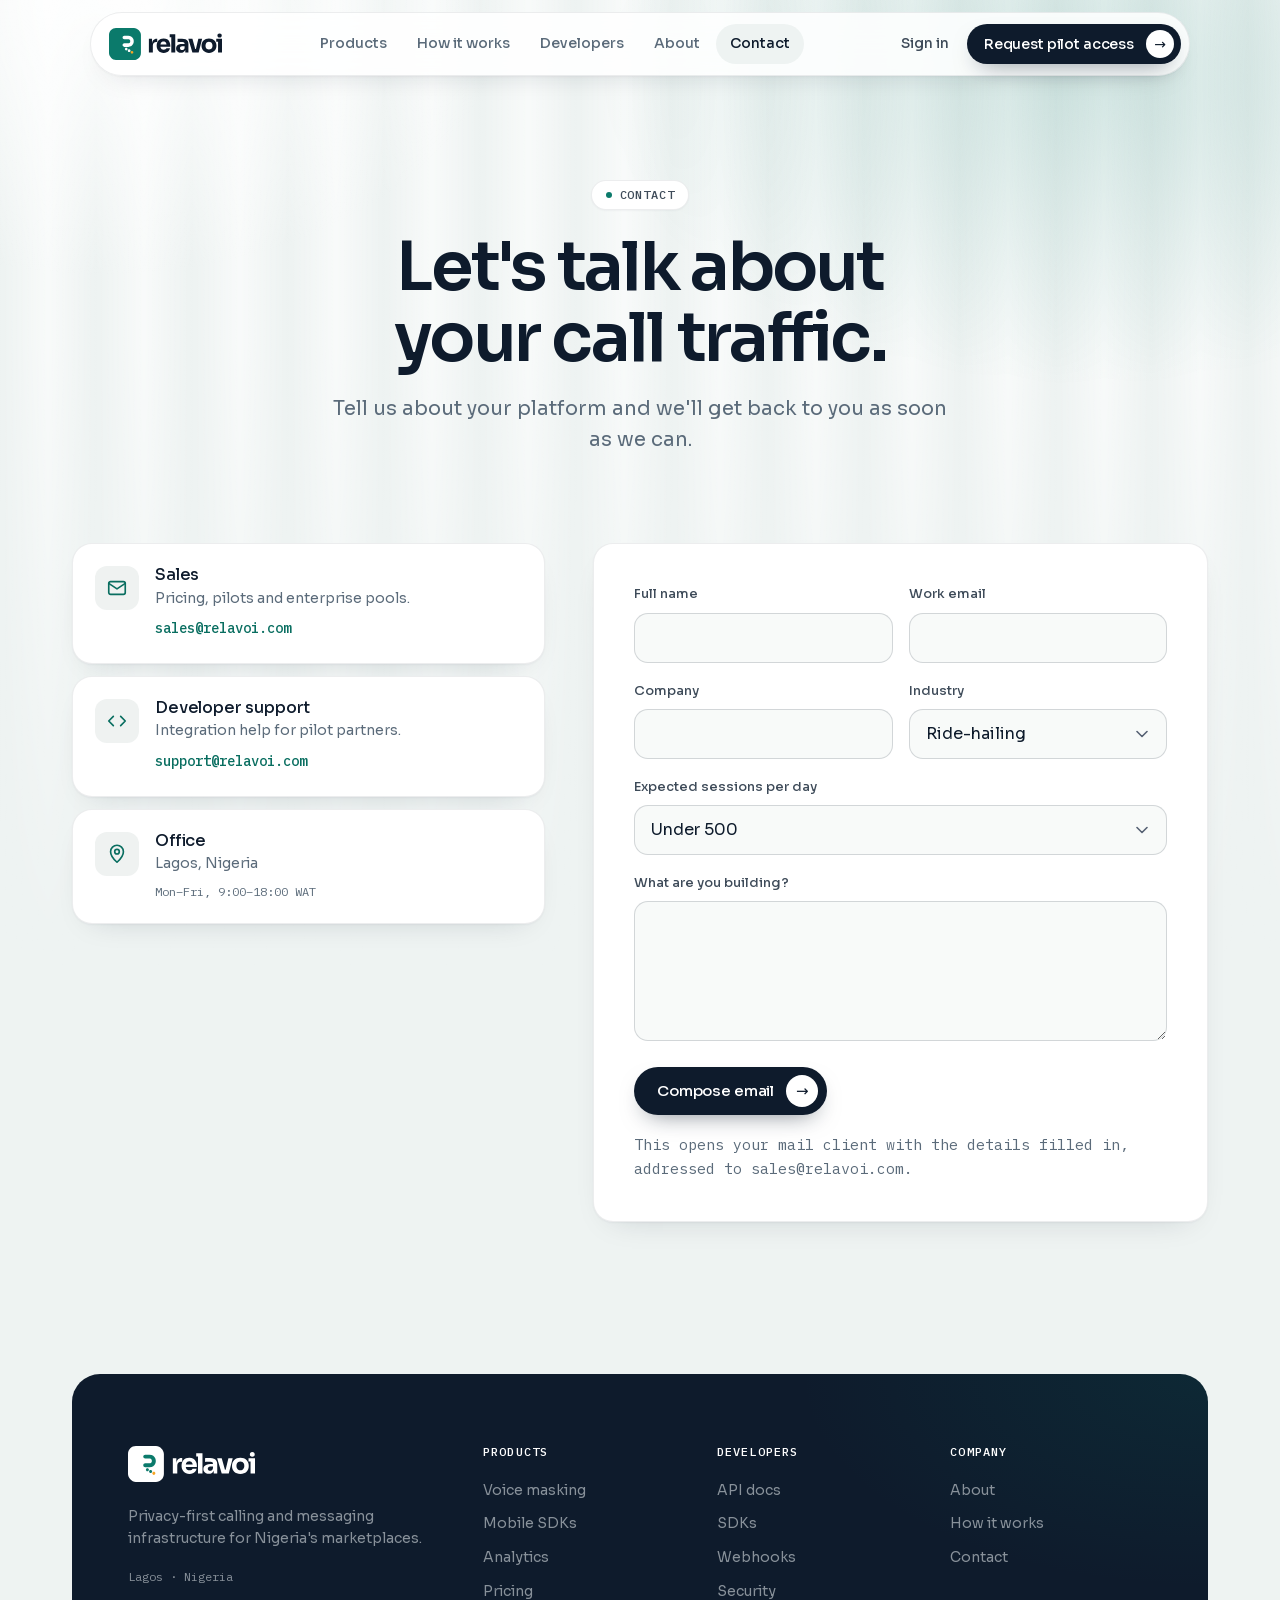
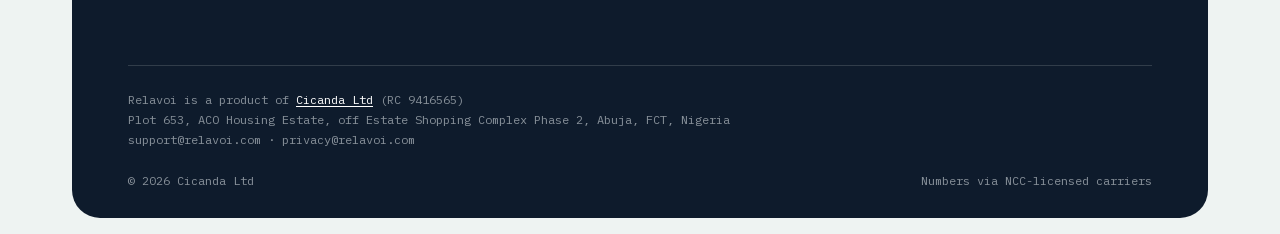
<file: contact.html>
<!DOCTYPE html>
<html lang="en"><head><meta charset="UTF-8"><meta name="viewport" content="width=device-width,initial-scale=1"><title>Contact · Relavoi</title>
<link rel="icon" href="favicon.ico?v=2" sizes="32x32"><link rel="icon" href="favicon.svg?v=2" type="image/svg+xml"><link rel="apple-touch-icon" href="apple-touch-icon.png?v=2">
<meta name="description" content="Talk to Relavoi about number masking for your platform: pilot access, pricing and integration support.">
<meta property="og:type" content="website">
<meta property="og:site_name" content="Relavoi">
<meta property="og:locale" content="en_NG">
<meta property="og:url" content="https://relavoi.com/contact">
<meta property="og:title" content="Let's talk about your call traffic.">
<meta property="og:description" content="Talk to Relavoi about number masking for your platform: pilot access, pricing and integration support.">
<meta property="og:image" content="https://relavoi.com/og-card.png">
<meta property="og:image:type" content="image/png">
<meta property="og:image:width" content="1200">
<meta property="og:image:height" content="630">
<meta property="og:image:alt" content="relavoi on an ink background, with the line &quot;Keep every customer on your platform.&quot;">
<meta name="twitter:card" content="summary_large_image">
<meta name="twitter:title" content="Let's talk about your call traffic.">
<meta name="twitter:description" content="Talk to Relavoi about number masking for your platform: pilot access, pricing and integration support.">
<meta name="twitter:image" content="https://relavoi.com/og-card.png">
<meta name="twitter:image:alt" content="relavoi on an ink background, with the line &quot;Keep every customer on your platform.&quot;">
<link rel="preload" href="fonts/sora-variable.woff2" as="font" type="font/woff2" crossorigin><link rel="stylesheet" href="site.css">
<style>
.ct{display:grid;grid-template-columns:minmax(0,1fr) minmax(0,1.3fr);gap:clamp(24px,4vw,48px);align-items:start}
.chans{display:grid;gap:12px}
.chan{display:flex;gap:16px;align-items:flex-start;padding:22px}
.chan .ico{flex:0 0 auto}
.chan h4{margin:0;font-size:16px;font-weight:500;letter-spacing:-.01em}
.chan p{color:var(--ink-5);font-size:14px;margin-top:4px}
.chan a{display:inline-block;margin-top:10px;font:500 14px/1.3 var(--mono);color:var(--sig-6);word-break:break-all}
.chan a:hover{color:var(--ink)}
.formcard{padding:clamp(22px,4vw,40px)}
.form{display:grid;gap:18px}
.row2{display:grid;grid-template-columns:1fr 1fr;gap:16px}
.form .btn{justify-self:start}
.hint{font:400 12px/1.6 var(--mono);color:var(--ink-5)}
@media(max-width:1024px){.ct{grid-template-columns:minmax(0,1fr)}.chans{grid-template-columns:repeat(3,minmax(0,1fr))}.chan{flex-direction:column}}
@media(max-width:640px){.chans{grid-template-columns:minmax(0,1fr)}.chan{flex-direction:row}.row2{grid-template-columns:1fr}.form .btn{justify-self:stretch}}
</style></head>
<body data-page="contact">
<header class="phero"><div class="wrap"><div class="chip">Contact</div><h1>Let's talk about your call traffic.</h1><p>Tell us about your platform and we'll get back to you as soon as we can.</p></div></header>
<section style="padding-top:clamp(32px,5vw,56px)"><div class="wrap"><div class="ct">
<div class="chans">
<div class="card chan"><div class="ico"><svg viewBox="0 0 24 24" fill="none" stroke="currentColor" stroke-width="1.8" stroke-linecap="round" stroke-linejoin="round" aria-hidden="true"><rect x="3" y="5" width="18" height="14" rx="2"/><path d="M3 7l9 6 9-6"/></svg></div><div><h4>Sales</h4><p>Pricing, pilots and enterprise pools.</p><a href="mailto:sales@relavoi.com">sales@relavoi.com</a></div></div>
<div class="card chan"><div class="ico"><svg viewBox="0 0 24 24" fill="none" stroke="currentColor" stroke-width="1.8" stroke-linecap="round" stroke-linejoin="round" aria-hidden="true"><path d="M8 7l-5 5 5 5"/><path d="M16 7l5 5-5 5"/></svg></div><div><h4>Developer support</h4><p>Integration help for pilot partners.</p><a href="mailto:support@relavoi.com">support@relavoi.com</a></div></div>
<div class="card chan"><div class="ico"><svg viewBox="0 0 24 24" fill="none" stroke="currentColor" stroke-width="1.8" stroke-linecap="round" stroke-linejoin="round" aria-hidden="true"><path d="M12 21s-7-6.2-7-11.5A7 7 0 0112 2.5a7 7 0 017 7C19 14.8 12 21 12 21z"/><circle cx="12" cy="9.5" r="2.5"/></svg></div><div><h4>Office</h4><p>Lagos, Nigeria</p><p class="mono" style="font-size:12px;margin-top:8px">Mon–Fri, 9:00–18:00 WAT</p></div></div>
</div>
<div class="card formcard">
<form class="form" id="f">
<div class="row2"><div><label class="l" for="n">Full name</label><input class="input" id="n" name="name" autocomplete="name" required></div><div><label class="l" for="e">Work email</label><input class="input" id="e" name="email" type="email" autocomplete="email" required></div></div>
<div class="row2"><div><label class="l" for="c">Company</label><input class="input" id="c" name="company" autocomplete="organization"></div><div><label class="l" for="i">Industry</label><select class="input" id="i" name="industry"><option>Ride-hailing</option><option>Delivery</option><option>E-commerce</option><option>Marketplace</option><option>Logistics</option><option>Healthcare</option><option>Other</option></select></div></div>
<div><label class="l" for="v">Expected sessions per day</label><select class="input" id="v" name="volume"><option>Under 500</option><option>500 – 2,000</option><option>2,000 – 10,000</option><option>10,000+</option></select></div>
<div><label class="l" for="m">What are you building?</label><textarea class="input" id="m" name="message"></textarea></div>
<button class="btn btn-p" type="submit">Compose email <span class="arr">→</span></button>
<p class="hint">This opens your mail client with the details filled in, addressed to sales@relavoi.com.</p>
</form>
</div>
</div></div></section>
<script>
document.getElementById('f').addEventListener('submit',function(ev){
  ev.preventDefault();
  var f=ev.target,g=function(n){return (f.elements[n]&&f.elements[n].value||'').trim()};
  var subject='Relavoi enquiry: '+(g('company')||g('name')||'new enquiry');
  var body=['Name: '+g('name'),'Email: '+g('email'),'Company: '+g('company'),
            'Industry: '+g('industry'),'Expected sessions/day: '+g('volume'),
            '','What we\'re building:',g('message')].join('\n');
  window.location.href='mailto:sales@relavoi.com?subject='+encodeURIComponent(subject)+'&body='+encodeURIComponent(body);
});
</script>
<script src="site.js"></script>
</body></html>
</file>
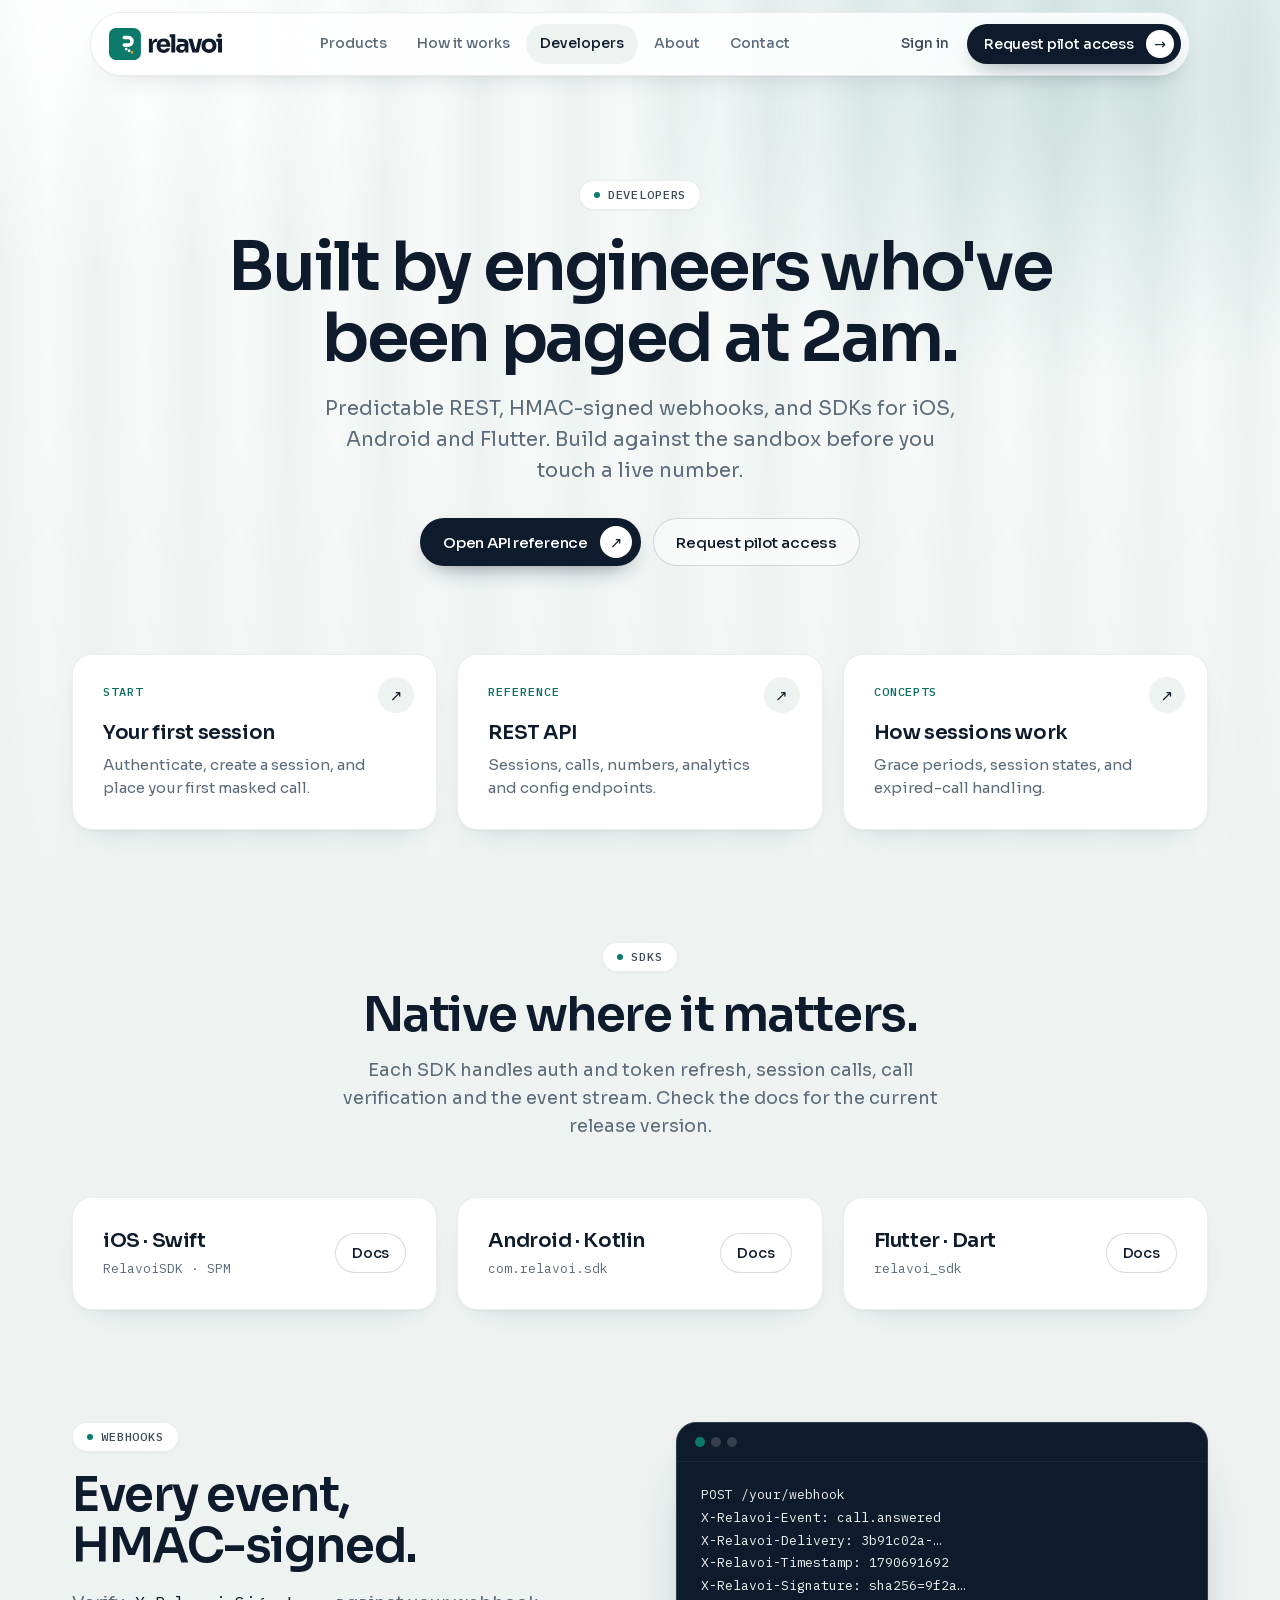
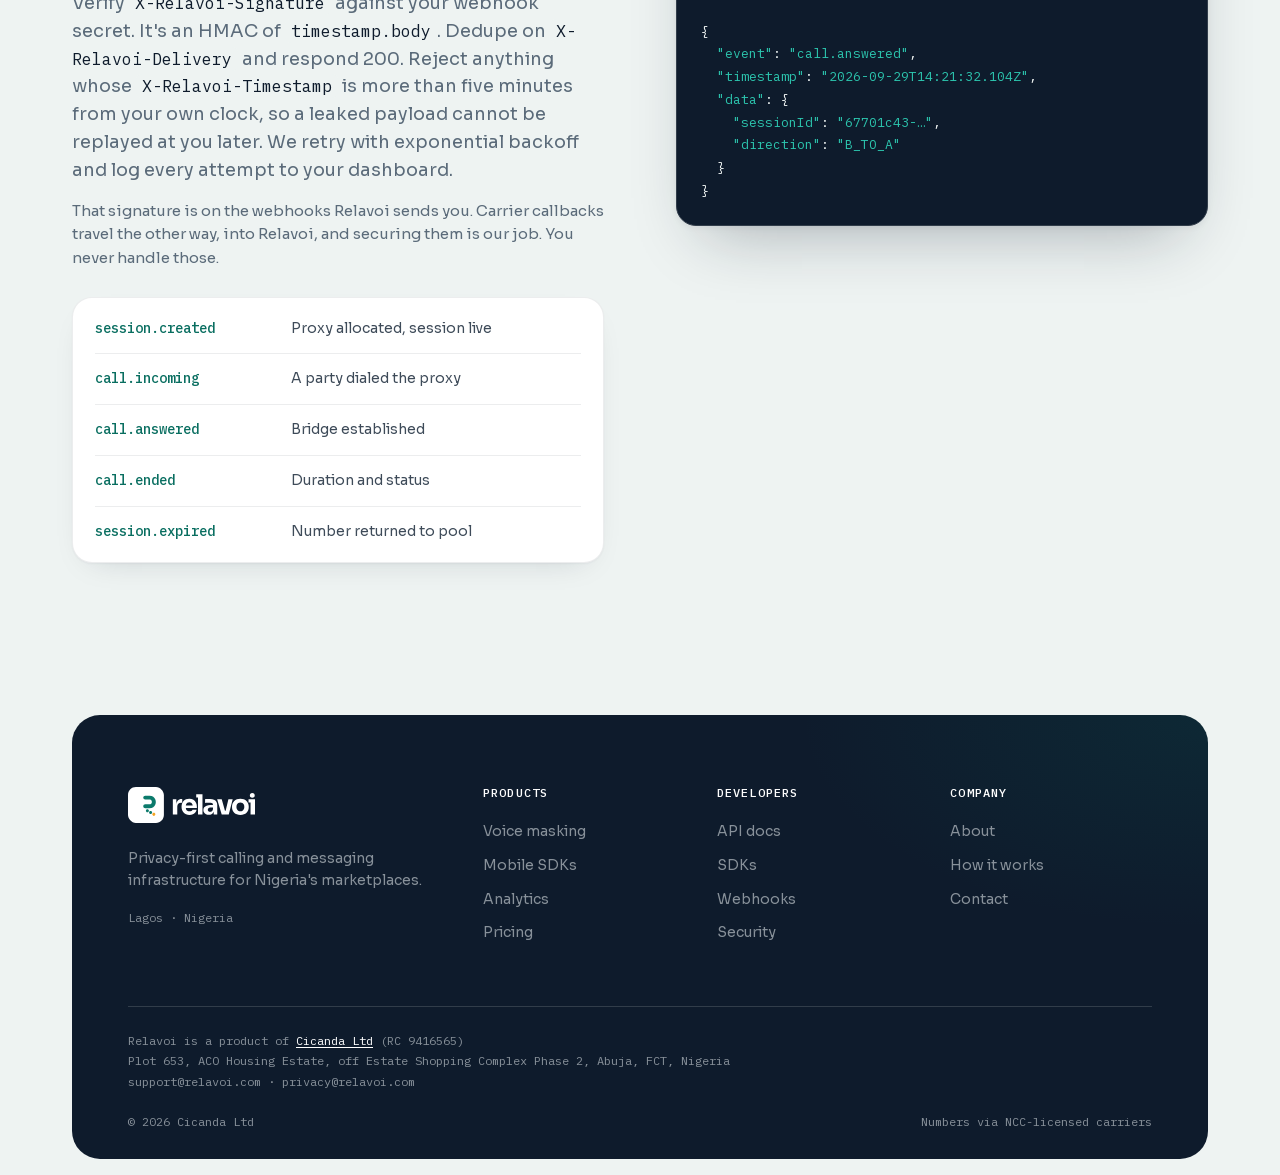
<file: developers.html>
<!DOCTYPE html>
<html lang="en"><head><meta charset="UTF-8"><meta name="viewport" content="width=device-width,initial-scale=1"><title>Developers · Relavoi</title>
<link rel="icon" href="favicon.ico?v=2" sizes="32x32"><link rel="icon" href="favicon.svg?v=2" type="image/svg+xml"><link rel="apple-touch-icon" href="apple-touch-icon.png?v=2">
<meta name="description" content="Relavoi for developers: REST API, HMAC-signed webhooks, WebSocket events, and SDKs for iOS, Android and Flutter.">
<meta property="og:type" content="website">
<meta property="og:site_name" content="Relavoi">
<meta property="og:locale" content="en_NG">
<meta property="og:url" content="https://relavoi.com/developers">
<meta property="og:title" content="Built by engineers who've been paged at 2am.">
<meta property="og:description" content="Relavoi for developers: REST API, HMAC-signed webhooks, WebSocket events, and SDKs for iOS, Android and Flutter.">
<meta property="og:image" content="https://relavoi.com/og-card.png">
<meta property="og:image:type" content="image/png">
<meta property="og:image:width" content="1200">
<meta property="og:image:height" content="630">
<meta property="og:image:alt" content="relavoi on an ink background, with the line &quot;Keep every customer on your platform.&quot;">
<meta name="twitter:card" content="summary_large_image">
<meta name="twitter:title" content="Built by engineers who've been paged at 2am.">
<meta name="twitter:description" content="Relavoi for developers: REST API, HMAC-signed webhooks, WebSocket events, and SDKs for iOS, Android and Flutter.">
<meta name="twitter:image" content="https://relavoi.com/og-card.png">
<meta name="twitter:image:alt" content="relavoi on an ink background, with the line &quot;Keep every customer on your platform.&quot;">
<link rel="preload" href="fonts/sora-variable.woff2" as="font" type="font/woff2" crossorigin><link rel="stylesheet" href="site.css">
<style>
a.card.link{position:relative;padding-right:64px}
a.card.link::after{content:"↗";position:absolute;top:22px;right:22px;width:36px;height:36px;border-radius:50%;display:grid;place-items:center;background:var(--bone);color:var(--ink);font-size:15px;transition:background .2s,color .2s}
a.card.link:hover::after{background:var(--ink);color:#fff}
a.card.link .eyebrow{color:var(--sig-6)}
.dl{display:flex;justify-content:space-between;align-items:center;gap:16px}
.dl .mono{font-size:13px;color:var(--ink-5);margin-top:6px}
.dl h3{margin:0}
.dl .btn{flex:0 0 auto}
.events{margin-top:28px;padding:6px 22px}
.ev{display:grid;grid-template-columns:180px minmax(0,1fr);gap:16px;padding:14px 0;border-bottom:1px solid var(--line);font-size:14px;color:var(--ink-6)}
.ev:last-child{border-bottom:0}
.ev .mono{color:var(--sig-6);font-weight:500}
.hook p .mono{font-size:.92em;background:var(--ink-1);padding:1px 6px;border-radius:6px;color:var(--ink)}
.hook .split{align-items:start}
@media(max-width:640px){
.ev{grid-template-columns:minmax(0,1fr);gap:4px}
.dl{flex-wrap:wrap}
}
</style></head>
<body data-page="dev">
<header class="phero"><div class="wrap"><div class="chip">Developers</div><h1>Built by engineers who've been paged at 2am.</h1><p>Predictable REST, HMAC-signed webhooks, and SDKs for iOS, Android and Flutter. Build against the sandbox before you touch a live number.</p><div class="btn-row"><a href="https://docs.relavoi.com/api-reference/sessions" target="_blank" rel="noopener" class="btn btn-p">Open API reference <span class="arr">↗</span></a><a href="https://app.relavoi.com/signup" class="btn btn-s">Request pilot access</a></div></div></header>
<section style="padding-top:clamp(32px,5vw,56px)"><div class="wrap">
<div class="grid g3">
<a class="card link" href="https://docs.relavoi.com/getting-started/first-session" target="_blank" rel="noopener"><div class="eyebrow">Start</div><h3>Your first session</h3><p>Authenticate, create a session, and place your first masked call.</p></a>
<a class="card link" href="https://docs.relavoi.com/api-reference/sessions" target="_blank" rel="noopener"><div class="eyebrow">Reference</div><h3>REST API</h3><p>Sessions, calls, numbers, analytics and config endpoints.</p></a>
<a class="card link" href="https://docs.relavoi.com/getting-started/concepts" target="_blank" rel="noopener"><div class="eyebrow">Concepts</div><h3>How sessions work</h3><p>Grace periods, session states, and expired-call handling.</p></a>
</div>
</div></section>
<section class="pt0" id="sdks"><div class="wrap">
<div class="sec-head"><div class="chip">SDKs</div><h2>Native where it matters.</h2><p>Each SDK handles auth and token refresh, session calls, call verification and the event stream. Check the docs for the current release version.</p></div>
<div class="grid g3">
<div class="card dl"><div><h3>iOS · Swift</h3><div class="mono">RelavoiSDK · SPM</div></div><a class="btn btn-s btn-sm" href="https://docs.relavoi.com/sdks/ios/installation" target="_blank" rel="noopener">Docs</a></div>
<div class="card dl"><div><h3>Android · Kotlin</h3><div class="mono">com.relavoi.sdk</div></div><a class="btn btn-s btn-sm" href="https://docs.relavoi.com/sdks/android/installation" target="_blank" rel="noopener">Docs</a></div>
<div class="card dl"><div><h3>Flutter · Dart</h3><div class="mono">relavoi_sdk</div></div><a class="btn btn-s btn-sm" href="https://docs.relavoi.com/sdks/flutter/installation" target="_blank" rel="noopener">Docs</a></div>
</div>
</div></section>
<section class="pt0 hook" id="webhooks"><div class="wrap">
<div class="split">
<div><div class="chip">Webhooks</div><h2 class="h2" style="margin-top:18px">Every event, HMAC-signed.</h2><p class="lede">Verify <span class="mono">X-Relavoi-Signature</span> against your webhook secret. It's an HMAC of <span class="mono">timestamp.body</span>. Dedupe on <span class="mono">X-Relavoi-Delivery</span> and respond 200. Reject anything whose <span class="mono">X-Relavoi-Timestamp</span> is more than five minutes from your own clock, so a leaked payload cannot be replayed at you later. We retry with exponential backoff and log every attempt to your dashboard.</p><p style="font-size:15px;color:var(--ink-5);margin-top:14px">That signature is on the webhooks Relavoi sends you. Carrier callbacks travel the other way, into Relavoi, and securing them is our job. You never handle those.</p>
<div class="card events">
<div class="ev"><span class="mono">session.created</span><span>Proxy allocated, session live</span></div>
<div class="ev"><span class="mono">call.incoming</span><span>A party dialed the proxy</span></div>
<div class="ev"><span class="mono">call.answered</span><span>Bridge established</span></div>
<div class="ev"><span class="mono">call.ended</span><span>Duration and status</span></div>
<div class="ev"><span class="mono">session.expired</span><span>Number returned to pool</span></div>
</div></div>
<div class="window"><div class="window-bar" aria-hidden="true"><i></i><i></i><i></i></div><div class="code">POST /your/webhook
X-Relavoi-Event: call.answered
X-Relavoi-Delivery: 3b91c02a-…
X-Relavoi-Timestamp: 1790691692
X-Relavoi-Signature: sha256=9f2a…

{
  <span class="s">"event"</span>: <span class="s">"call.answered"</span>,
  <span class="s">"timestamp"</span>: <span class="s">"2026-09-29T14:21:32.104Z"</span>,
  <span class="s">"data"</span>: {
    <span class="s">"sessionId"</span>: <span class="s">"67701c43-…"</span>,
    <span class="s">"direction"</span>: <span class="s">"B_TO_A"</span>
  }
}</div></div>
</div>
</div></section>
<script src="site.js"></script>
</body></html>
</file>
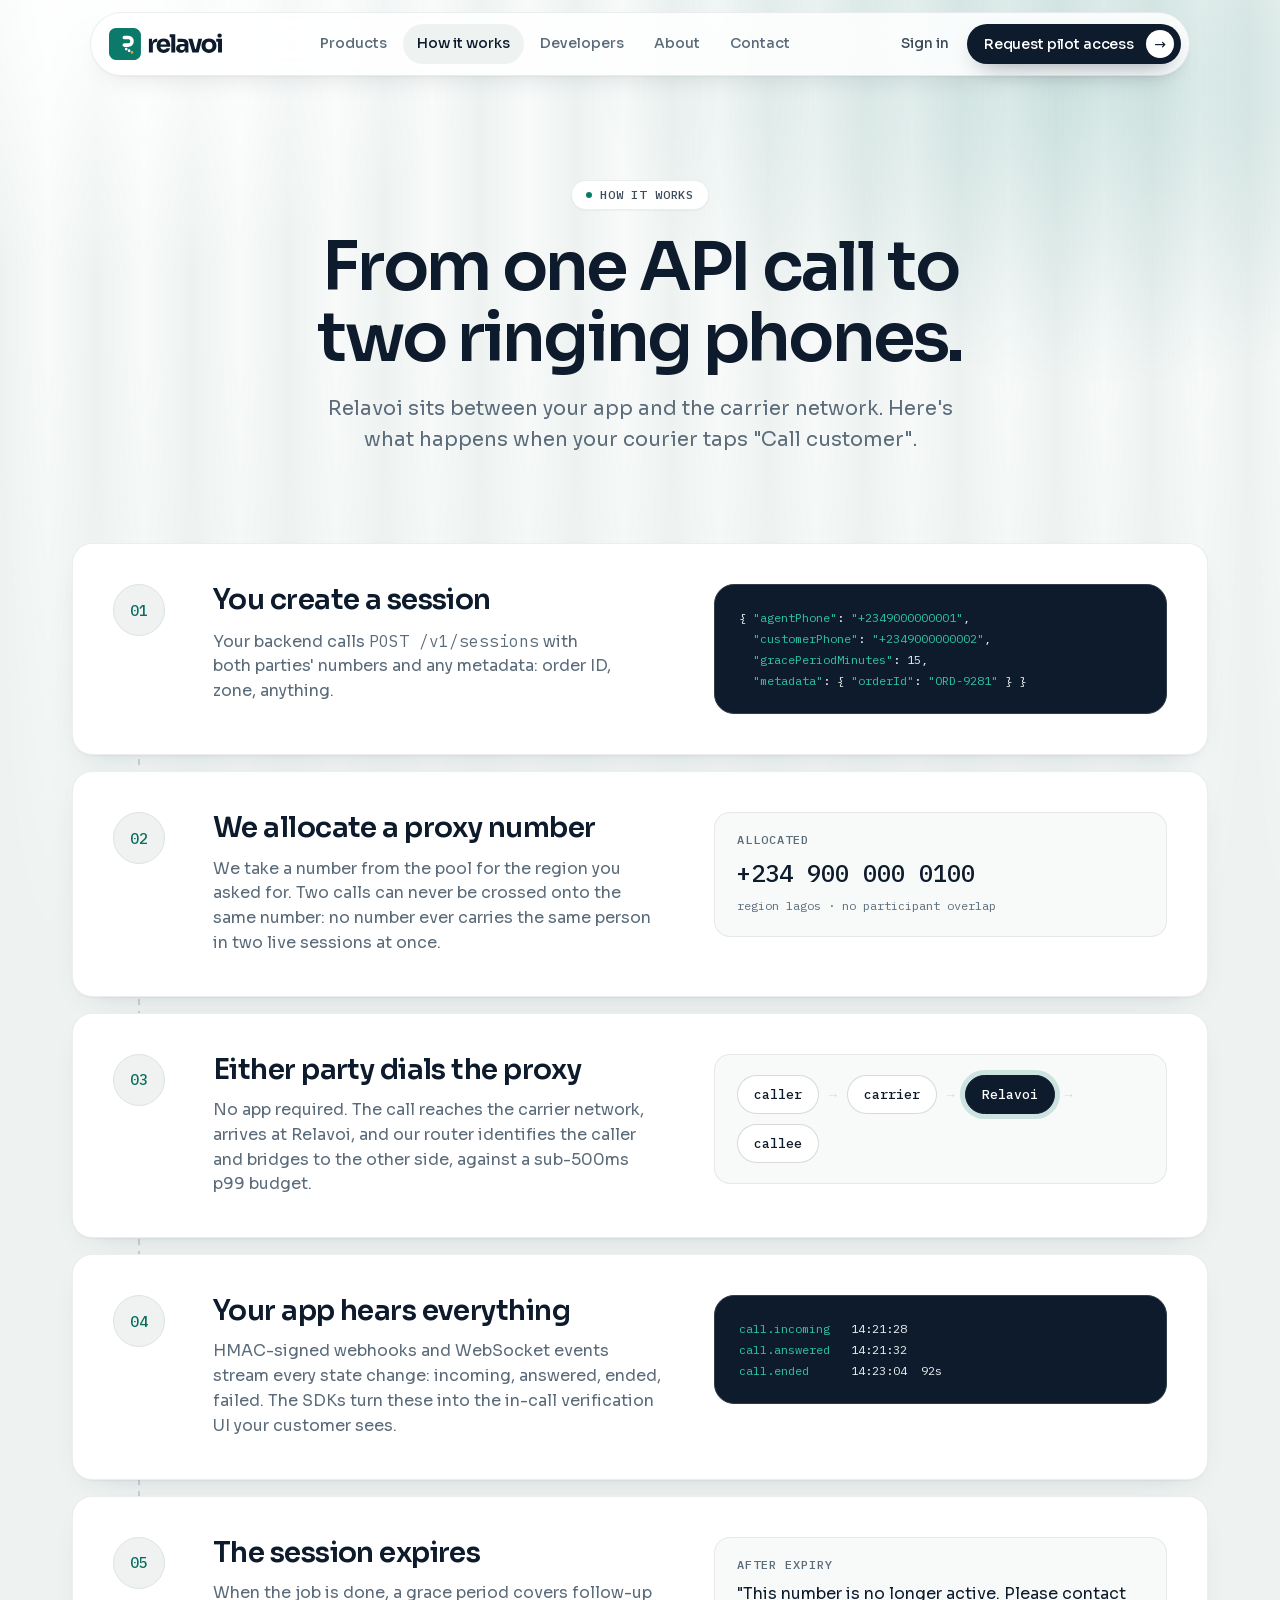
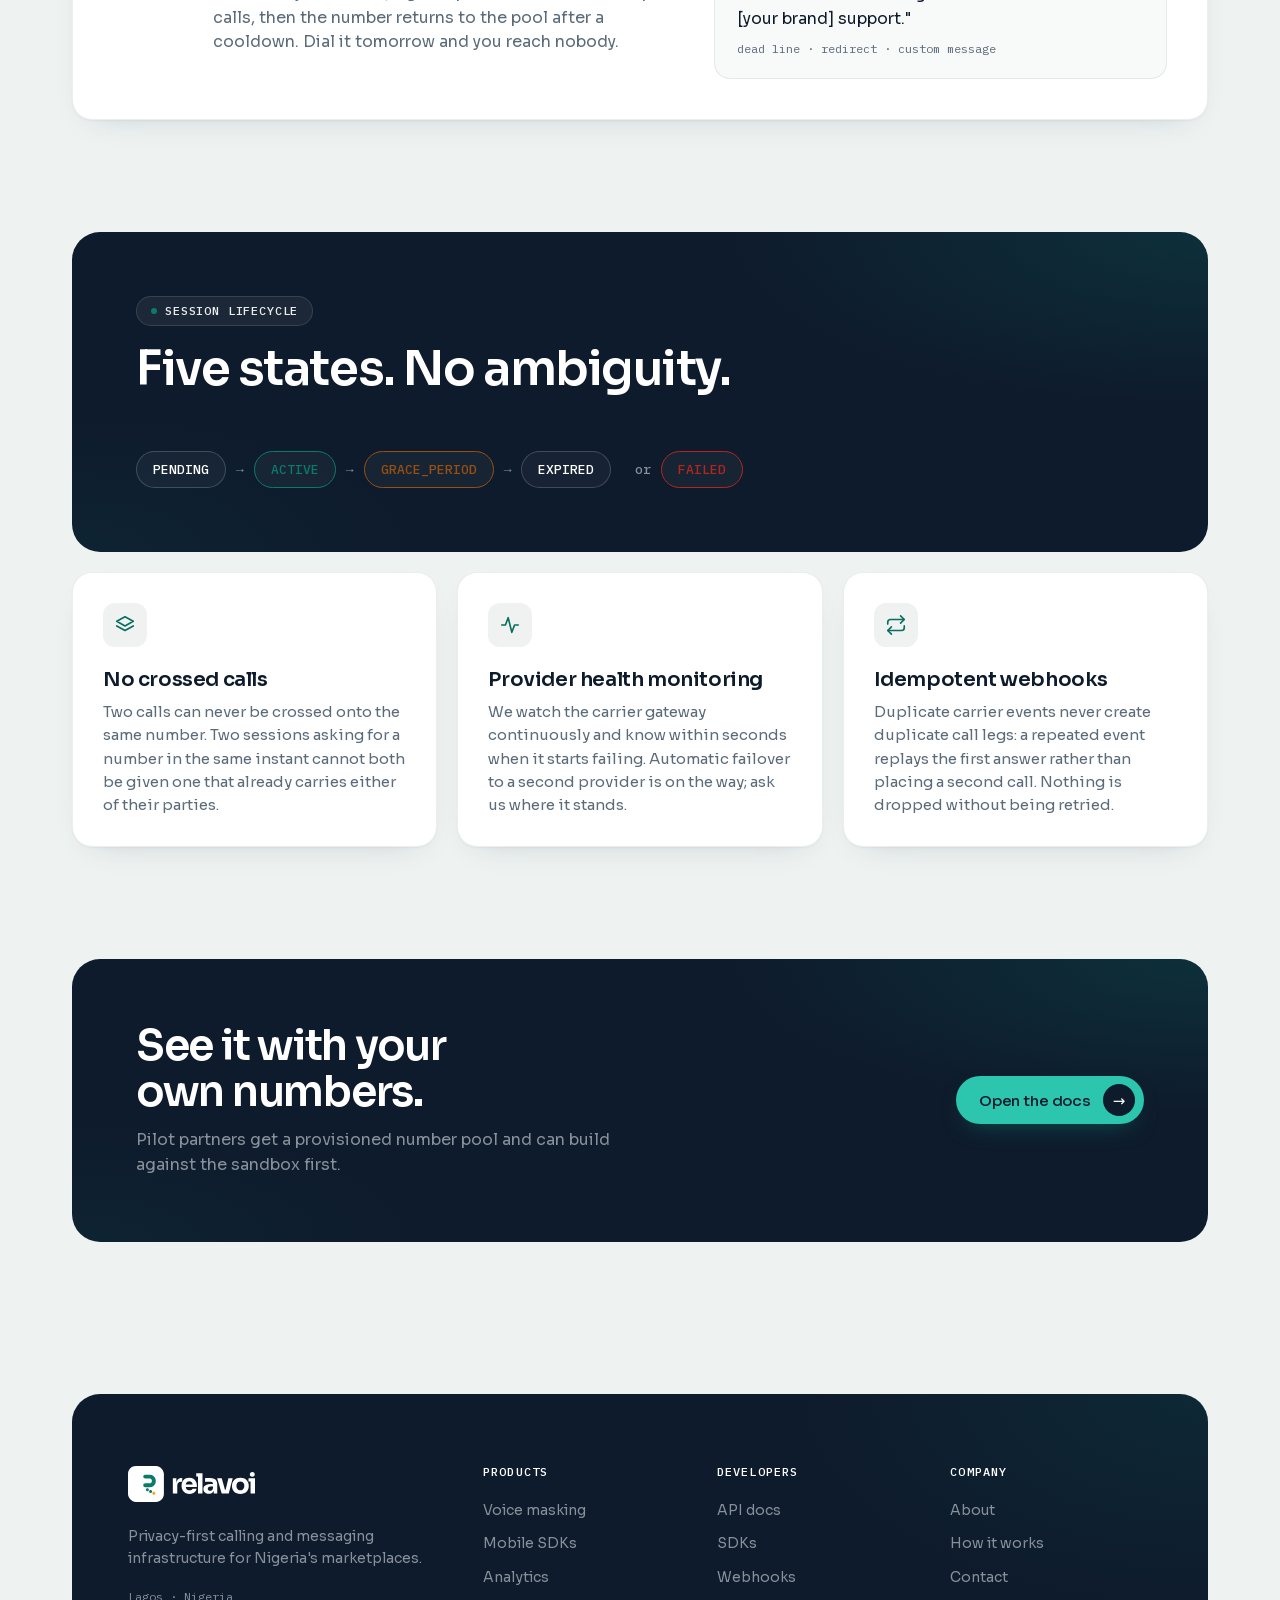
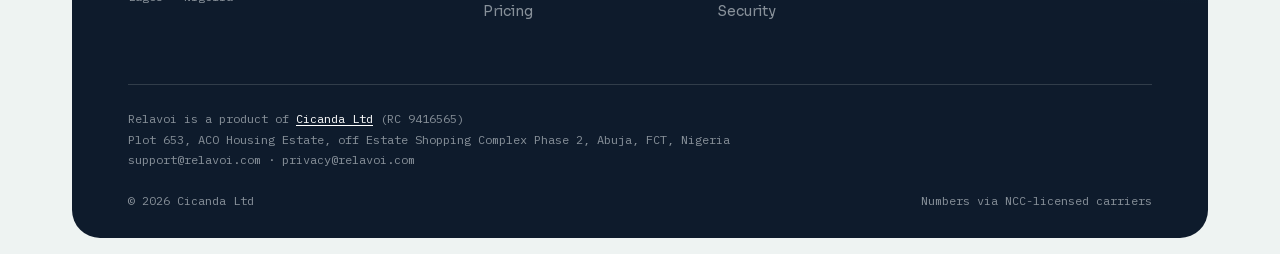
<file: how-it-works.html>
<!DOCTYPE html>
<html lang="en"><head><meta charset="UTF-8"><meta name="viewport" content="width=device-width,initial-scale=1"><title>How it works · Relavoi</title>
<link rel="icon" href="favicon.ico?v=2" sizes="32x32"><link rel="icon" href="favicon.svg?v=2" type="image/svg+xml"><link rel="apple-touch-icon" href="apple-touch-icon.png?v=2">
<meta name="description" content="What happens between your API call and two ringing phones: session creation, proxy allocation, call routing, event streaming and expiry.">
<meta property="og:type" content="website">
<meta property="og:site_name" content="Relavoi">
<meta property="og:locale" content="en_NG">
<meta property="og:url" content="https://relavoi.com/how-it-works">
<meta property="og:title" content="From one API call to two ringing phones.">
<meta property="og:description" content="What happens between your API call and two ringing phones: session creation, proxy allocation, call routing, event streaming and expiry.">
<meta property="og:image" content="https://relavoi.com/og-card.png">
<meta property="og:image:type" content="image/png">
<meta property="og:image:width" content="1200">
<meta property="og:image:height" content="630">
<meta property="og:image:alt" content="relavoi on an ink background, with the line &quot;Keep every customer on your platform.&quot;">
<meta name="twitter:card" content="summary_large_image">
<meta name="twitter:title" content="From one API call to two ringing phones.">
<meta name="twitter:description" content="What happens between your API call and two ringing phones: session creation, proxy allocation, call routing, event streaming and expiry.">
<meta name="twitter:image" content="https://relavoi.com/og-card.png">
<meta name="twitter:image:alt" content="relavoi on an ink background, with the line &quot;Keep every customer on your platform.&quot;">
<link rel="preload" href="fonts/sora-variable.woff2" as="font" type="font/woff2" crossorigin><link rel="stylesheet" href="site.css">
<style>
.steps{position:relative;display:grid;gap:16px}
.steps::before{content:"";position:absolute;left:calc(clamp(22px,3.5vw,40px) + 26px);top:48px;bottom:48px;width:2px;background:repeating-linear-gradient(180deg,var(--line-2) 0 6px,transparent 6px 12px)}
.step{position:relative;display:grid;grid-template-columns:52px minmax(0,1fr) minmax(0,1fr);gap:clamp(20px,4vw,48px);align-items:start;padding:clamp(22px,3.5vw,40px)}
.step .num{width:52px;height:52px;border-radius:50%;display:grid;place-items:center;font:500 15px/1 var(--mono);color:var(--sig-6);background:var(--sig-1);border:1px solid var(--sig-2)}
.step h3{font-size:clamp(22px,2.4vw,28px);line-height:1.15;margin:0}
.step p{color:var(--ink-5);font-size:16px;margin-top:12px}
.step-vis{min-width:0}
.step-vis .code{font-size:12px}
.inset{background:var(--bone-5);border:1px solid var(--line);border-radius:16px;padding:20px 22px}
.inset .big{font:500 clamp(19px,2.2vw,24px)/1.3 var(--mono);margin-top:10px}
.inset p.mono{font-size:12px;margin-top:8px;color:var(--ink-5)}
.hops{display:flex;flex-wrap:wrap;align-items:center;gap:10px;font:500 13px/1 var(--mono);color:var(--ink-3)}
.hop{padding:12px 16px;border-radius:999px;background:var(--paper);border:1px solid var(--line-2);color:var(--ink)}
.hop.r{background:var(--ink);border-color:var(--ink);color:#fff;box-shadow:0 0 0 5px rgba(11,122,107,.18)}
.states{display:flex;gap:10px;flex-wrap:wrap;align-items:center;font:500 13px/1 var(--mono)}
.states span.s{padding:11px 16px;border-radius:999px;border:1px solid rgba(255,255,255,.18);background:rgba(255,255,255,.04);color:#fff}
.states span.s.ok{border-color:var(--sig);color:var(--sig)}
.states span.s.gr{border-color:var(--amber);color:var(--amber)}
.states span.s.f{border-color:var(--terra);color:var(--terra)}
.states span.a{color:var(--ink-4)}
.states span.or{margin-left:14px}
.life-cards .card h3{margin-top:20px}
@media(max-width:1024px){
.step{grid-template-columns:52px minmax(0,1fr)}
.step-vis{grid-column:2}
}
@media(max-width:640px){
.steps::before{display:none}
.step{grid-template-columns:minmax(0,1fr);gap:18px}
.step-vis{grid-column:auto}
.step .num{width:44px;height:44px}
.states span.or{margin-left:0}
}
</style></head>
<body data-page="how">
<header class="phero"><div class="wrap"><div class="chip">How it works</div><h1>From one API call to two ringing phones.</h1><p>Relavoi sits between your app and the carrier network. Here's what happens when your courier taps "Call customer".</p></div></header>
<section style="padding-top:clamp(32px,5vw,56px)"><div class="wrap"><div class="steps">
<div class="card step"><div class="num">01</div><div><h3>You create a session</h3><p>Your backend calls <span class="mono">POST /v1/sessions</span> with both parties' numbers and any metadata: order ID, zone, anything.</p></div><div class="step-vis"><div class="code">{ <span class="s">"agentPhone"</span>: <span class="s">"+2349000000001"</span>,
  <span class="s">"customerPhone"</span>: <span class="s">"+2349000000002"</span>,
  <span class="s">"gracePeriodMinutes"</span>: 15,
  <span class="s">"metadata"</span>: { <span class="s">"orderId"</span>: <span class="s">"ORD-9281"</span> } }</div></div></div>
<div class="card step"><div class="num">02</div><div><h3>We allocate a proxy number</h3><p>We take a number from the pool for the region you asked for. Two calls can never be crossed onto the same number: no number ever carries the same person in two live sessions at once.</p></div><div class="step-vis"><div class="inset"><div class="eyebrow">Allocated</div><div class="big">+234 900 000 0100</div><p class="mono">region lagos · no participant overlap</p></div></div></div>
<div class="card step"><div class="num">03</div><div><h3>Either party dials the proxy</h3><p>No app required. The call reaches the carrier network, arrives at Relavoi, and our router identifies the caller and bridges to the other side, against a sub-500ms p99 budget.</p></div><div class="step-vis"><div class="inset"><div class="hops"><span class="hop">caller</span><span>→</span><span class="hop">carrier</span><span>→</span><span class="hop r">Relavoi</span><span>→</span><span class="hop">callee</span></div></div></div></div>
<div class="card step"><div class="num">04</div><div><h3>Your app hears everything</h3><p>HMAC-signed webhooks and WebSocket events stream every state change: incoming, answered, ended, failed. The SDKs turn these into the in-call verification UI your customer sees.</p></div><div class="step-vis"><div class="code"><span class="s">call.incoming</span>   14:21:28
<span class="s">call.answered</span>   14:21:32
<span class="s">call.ended</span>      14:23:04  92s</div></div></div>
<div class="card step"><div class="num">05</div><div><h3>The session expires</h3><p>When the job is done, a grace period covers follow-up calls, then the number returns to the pool after a cooldown. Dial it tomorrow and you reach nobody.</p></div><div class="step-vis"><div class="inset"><div class="eyebrow">After expiry</div><p style="margin-top:10px;color:var(--ink)">"This number is no longer active. Please contact [your brand] support."</p><p class="mono">dead line · redirect · custom message</p></div></div></div>
</div></div></section>
<section class="pt0"><div class="wrap">
<div class="panel-dark">
<div class="sec-head left"><div class="chip">Session lifecycle</div><h2>Five states. No ambiguity.</h2></div>
<div class="states"><span class="s">PENDING</span><span class="a">→</span><span class="s ok">ACTIVE</span><span class="a">→</span><span class="s gr">GRACE_PERIOD</span><span class="a">→</span><span class="s">EXPIRED</span><span class="a or">or</span><span class="s f">FAILED</span></div>
</div>
<div class="grid g3 life-cards" style="margin-top:20px">
<div class="card"><div class="ico"><svg viewBox="0 0 24 24" fill="none" stroke="currentColor" stroke-width="1.8" stroke-linecap="round" stroke-linejoin="round" aria-hidden="true"><path d="M12 3l9 5-9 5-9-5 9-5z"/><path d="M3 13l9 5 9-5"/></svg></div><h3>No crossed calls</h3><p>Two calls can never be crossed onto the same number. Two sessions asking for a number in the same instant cannot both be given one that already carries either of their parties.</p></div>
<div class="card"><div class="ico"><svg viewBox="0 0 24 24" fill="none" stroke="currentColor" stroke-width="1.8" stroke-linecap="round" stroke-linejoin="round" aria-hidden="true"><path d="M3 12h4l3-8 4 16 3-8h4"/></svg></div><h3>Provider health monitoring</h3><p>We watch the carrier gateway continuously and know within seconds when it starts failing. Automatic failover to a second provider is on the way; ask us where it stands.</p></div>
<div class="card"><div class="ico"><svg viewBox="0 0 24 24" fill="none" stroke="currentColor" stroke-width="1.8" stroke-linecap="round" stroke-linejoin="round" aria-hidden="true"><path d="M17 2l4 4-4 4"/><path d="M3 11V9a3 3 0 013-3h15"/><path d="M7 22l-4-4 4-4"/><path d="M21 13v2a3 3 0 01-3 3H3"/></svg></div><h3>Idempotent webhooks</h3><p>Duplicate carrier events never create duplicate call legs: a repeated event replays the first answer rather than placing a second call. Nothing is dropped without being retried.</p></div>
</div>
</div></section>
<section class="pt0"><div class="wrap"><div class="panel-dark cta-band"><div><h2>See it with your own numbers.</h2><p>Pilot partners get a provisioned number pool and can build against the sandbox first.</p></div><div class="btn-row"><a href="developers.html" class="btn btn-g">Open the docs<span class="arr" aria-hidden="true"></span></a></div></div></div></section>
<script src="site.js"></script>
</body></html>
</file>
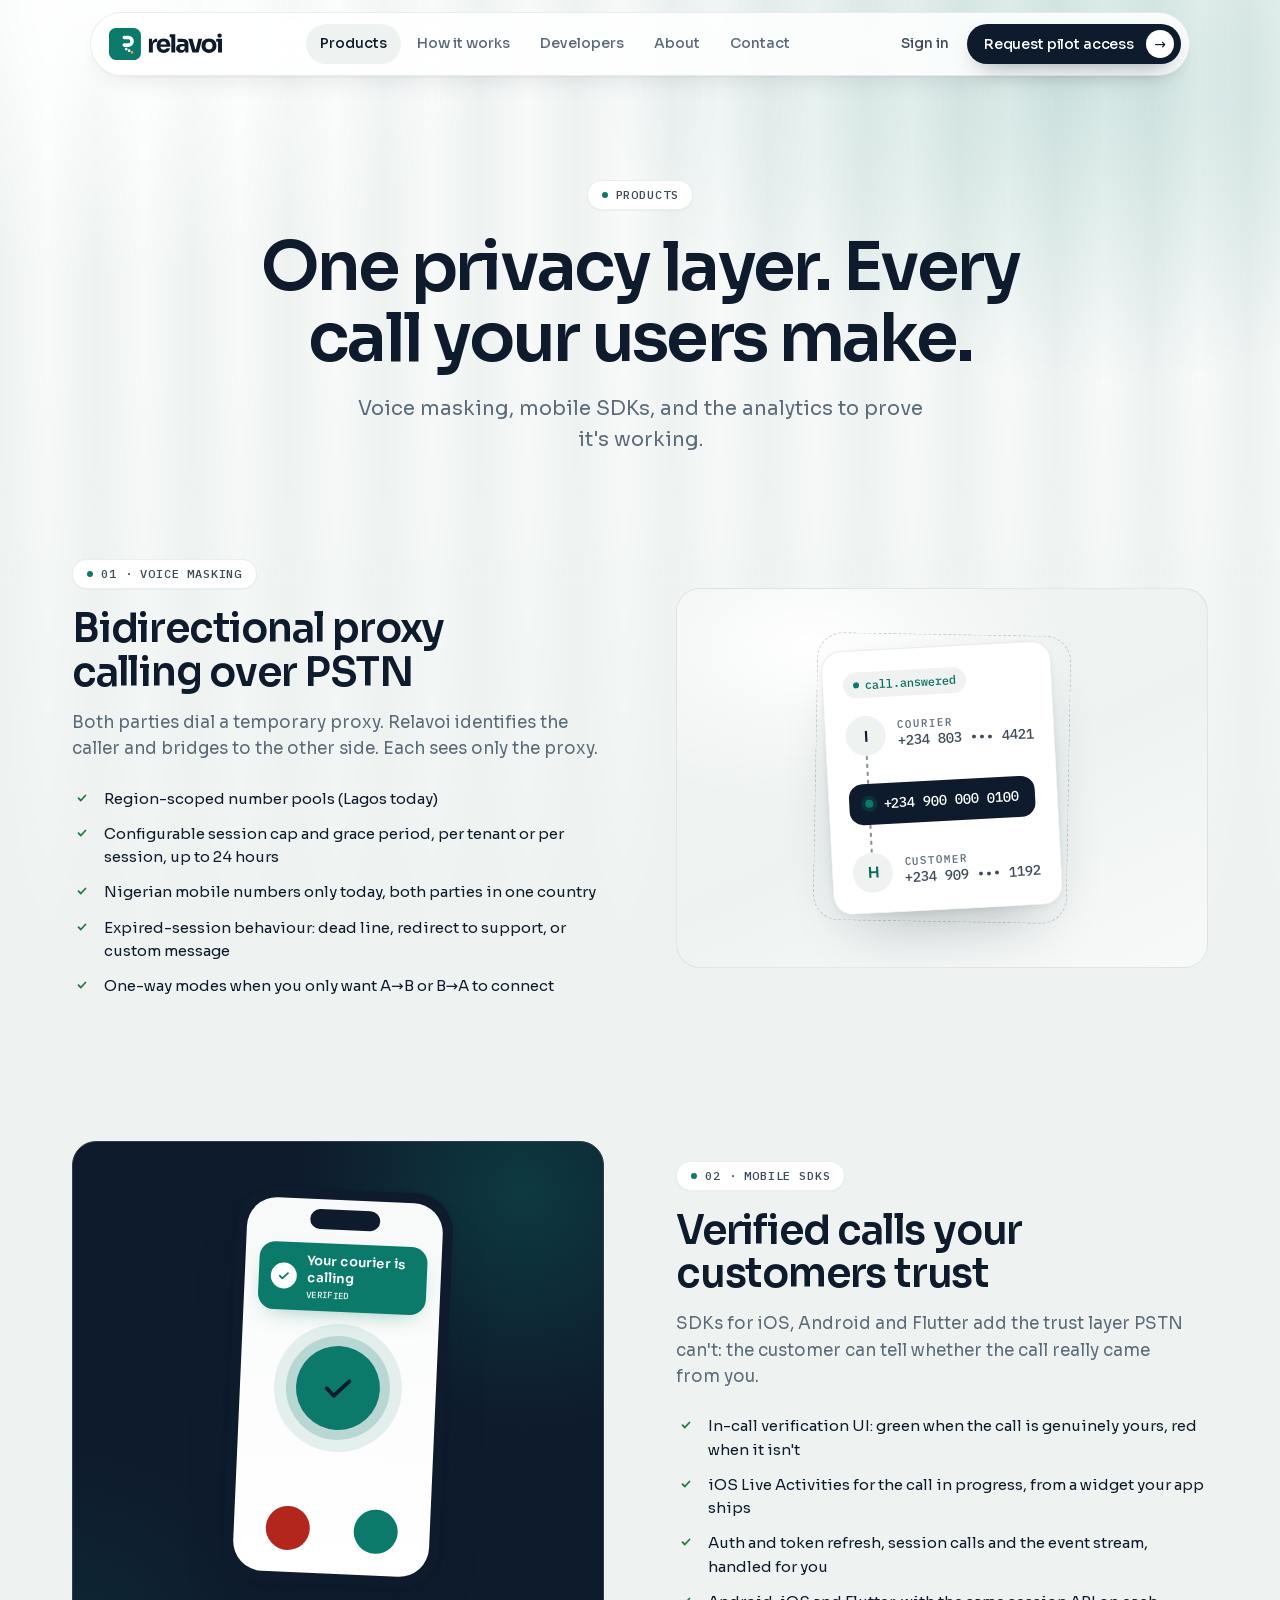
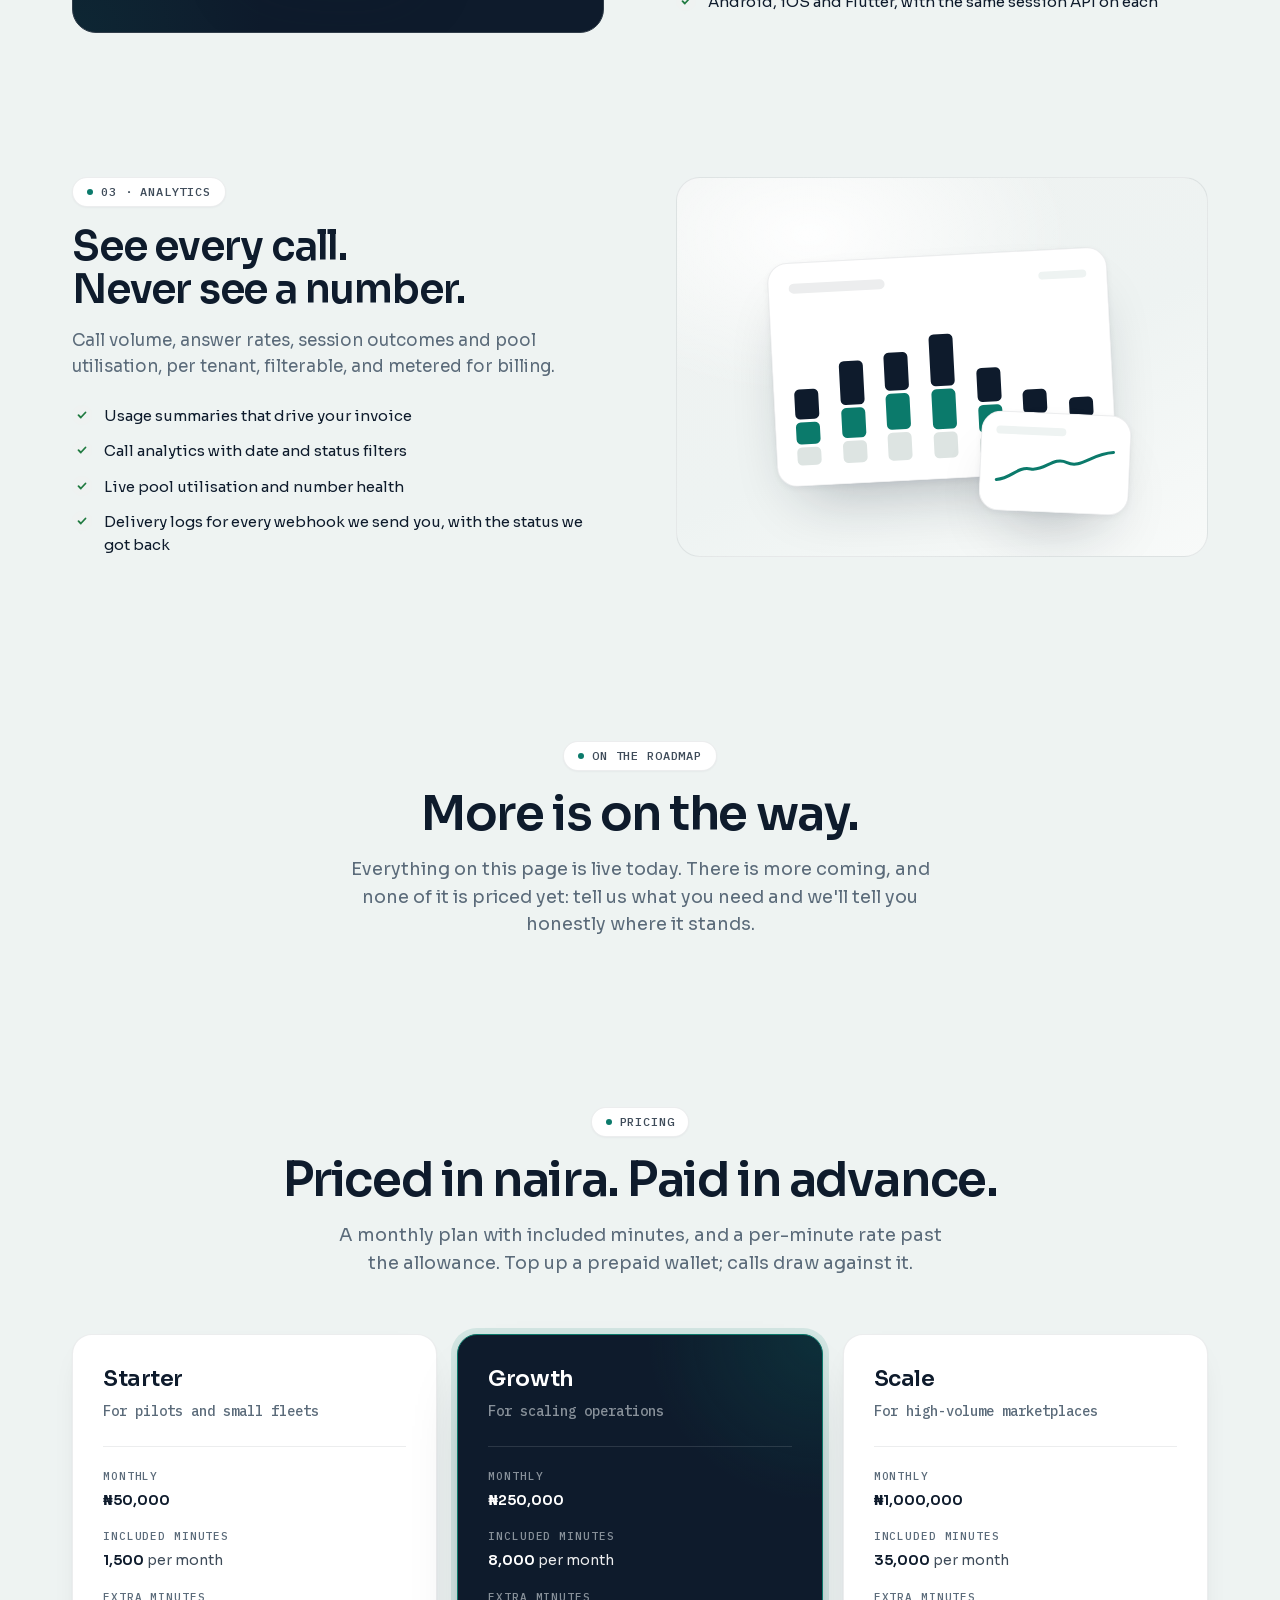
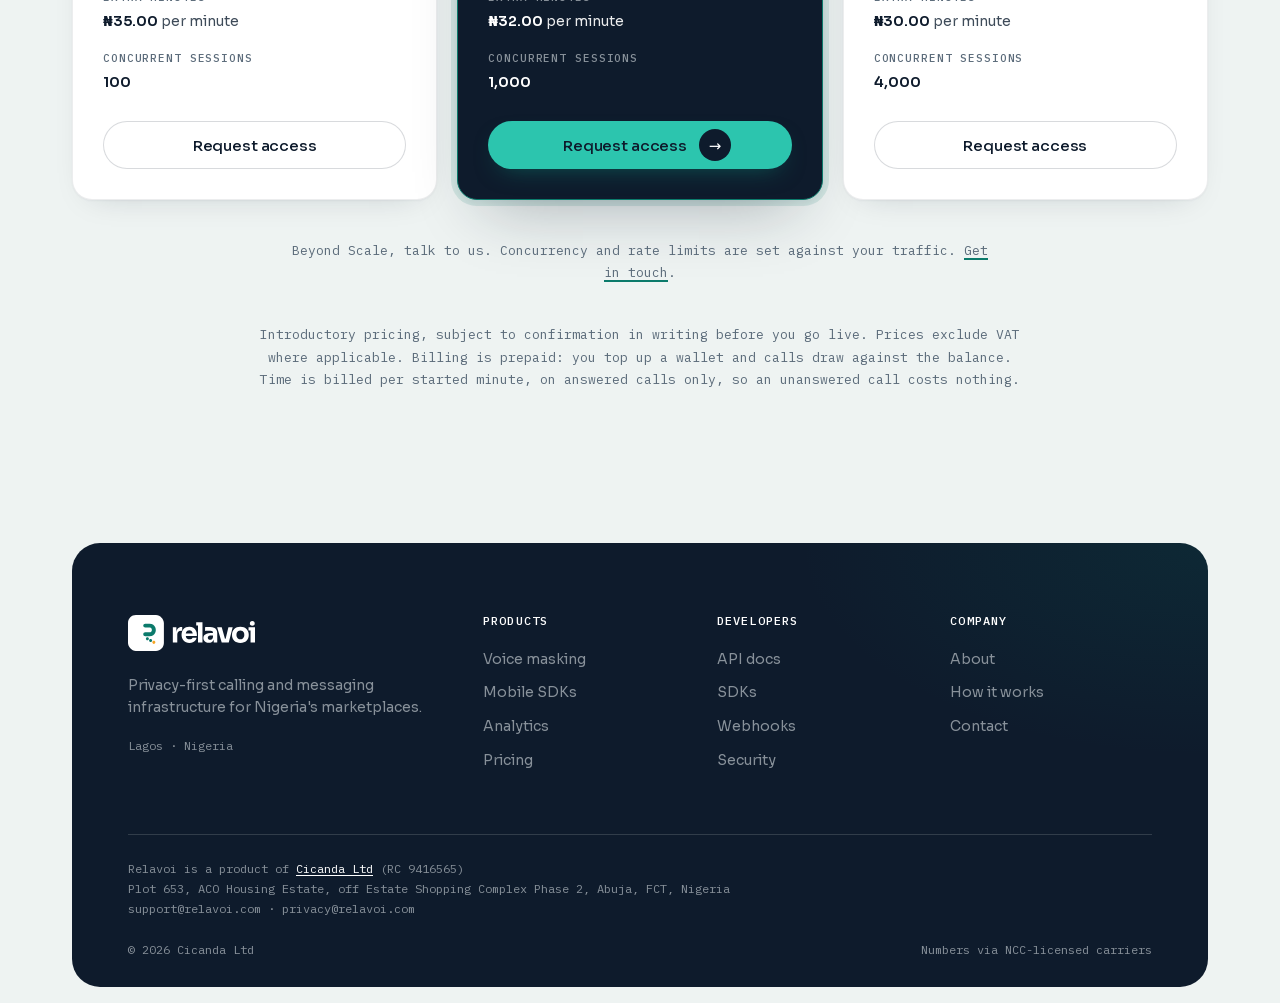
<file: products.html>
<!DOCTYPE html>
<html lang="en"><head><meta charset="UTF-8"><meta name="viewport" content="width=device-width,initial-scale=1"><title>Products · Relavoi</title>
<link rel="icon" href="favicon.ico?v=2" sizes="32x32"><link rel="icon" href="favicon.svg?v=2" type="image/svg+xml"><link rel="apple-touch-icon" href="apple-touch-icon.png?v=2">
<meta name="description" content="Voice masking over Nigerian PSTN, mobile SDKs for iOS, Android and Flutter, usage analytics, and naira monthly plans with included minutes.">
<meta property="og:type" content="website">
<meta property="og:site_name" content="Relavoi">
<meta property="og:locale" content="en_NG">
<meta property="og:url" content="https://relavoi.com/products">
<meta property="og:title" content="One privacy layer. Every call your users make.">
<meta property="og:description" content="Voice masking over Nigerian PSTN, mobile SDKs for iOS, Android and Flutter, usage analytics, and naira monthly plans with included minutes.">
<meta property="og:image" content="https://relavoi.com/og-card.png">
<meta property="og:image:type" content="image/png">
<meta property="og:image:width" content="1200">
<meta property="og:image:height" content="630">
<meta property="og:image:alt" content="relavoi on an ink background, with the line &quot;Keep every customer on your platform.&quot;">
<meta name="twitter:card" content="summary_large_image">
<meta name="twitter:title" content="One privacy layer. Every call your users make.">
<meta name="twitter:description" content="Voice masking over Nigerian PSTN, mobile SDKs for iOS, Android and Flutter, usage analytics, and naira monthly plans with included minutes.">
<meta name="twitter:image" content="https://relavoi.com/og-card.png">
<meta name="twitter:image:alt" content="relavoi on an ink background, with the line &quot;Keep every customer on your platform.&quot;">
<link rel="preload" href="fonts/sora-variable.woff2" as="font" type="font/woff2" crossorigin><link rel="stylesheet" href="site.css">
<style>
.prod{display:grid;grid-template-columns:repeat(2,minmax(0,1fr));gap:clamp(32px,6vw,72px);align-items:center;padding:clamp(40px,6vw,72px) 0}
.prod>*{min-width:0}
.prod:nth-child(even) .stage{order:-1}
.prod h2{font-size:clamp(28px,3.4vw,40px);line-height:1.08;margin-top:18px}
.prod p{font-size:17px;color:var(--ink-5);margin-top:16px}
.prod ul{list-style:none;padding:0;margin:24px 0 0;display:grid;gap:12px}
.prod li{display:flex;gap:12px;font-size:15px;align-items:flex-start}
.prod li::before{content:"";flex:0 0 20px;height:20px;margin-top:1px;border-radius:50%;background:var(--sig-1) url("data:image/svg+xml,%3Csvg xmlns='http://www.w3.org/2000/svg' width='12' height='12' fill='none'%3E%3Cpath d='M2.5 6.2l2.3 2.3 4.7-5' stroke='%231F7A40' stroke-width='1.8' stroke-linecap='round' stroke-linejoin='round'/%3E%3C/svg%3E") center no-repeat}
.stage.tall{min-height:460px}
.m-voice{width:min(300px,100%)}
.m-voice .st{margin-bottom:18px}
.m-sms{width:min(300px,100%);padding:0;overflow:hidden}
.m-sms-head{display:flex;align-items:center;gap:10px;padding:14px 18px;border-bottom:1px solid var(--line);font:500 13px/1.3 var(--mono);color:var(--ink-6)}
.m-sms-body{display:grid;gap:10px;padding:18px}
.bub{max-width:80%;padding:10px 14px;border-radius:16px;font-size:14px;line-height:1.4}
.bub.in{background:var(--bone);border-bottom-left-radius:4px}
.bub.out{justify-self:end;background:var(--ink);border-bottom-right-radius:4px;display:grid;gap:6px;width:62%}
.bub.out .sk{background:rgba(255,255,255,.22)}
.m-sms-foot{display:flex;justify-content:flex-end;padding:0 18px 18px}
.phone{width:216px;padding:10px;border-radius:38px;background:var(--ink);box-shadow:var(--sh-2)}
.phone-scr{position:relative;border-radius:30px;background:linear-gradient(180deg,#F8FAF9,#fff);padding:44px 14px 22px;min-height:360px;display:flex;flex-direction:column;align-items:center}
.phone-scr::before{content:"";position:absolute;top:10px;left:50%;width:70px;height:20px;margin-left:-35px;border-radius:99px;background:var(--ink)}
/* The in-call verification banner, which is what the SDK actually puts on
   screen: green and verified while the call is genuinely the tenant's. It
   replaced a push notification here on 7 November 2026, because push is not
   live and the artwork was selling it.

   A solid Relay ground rather than the Relay tint: the tint steps mix toward
   white, so at this size .sig-1 reads as grey card and not as "verified".
   Paper title on Relay is 5.24:1, the Relay-1 eyebrow is 4.65:1, and the
   Relay tick inside the paper mark is 5.24:1, as is the banner itself
   against the white screen behind it. */
.ivb{display:flex;gap:10px;align-items:center;width:100%;padding:10px 12px;border-radius:16px;background:var(--sig);color:var(--paper);box-shadow:0 8px 24px -12px rgba(11,122,107,.55);font-size:13px;line-height:1.3}
.ivb-mark{flex:0 0 auto;width:26px;height:26px;border-radius:50%;background:var(--paper);color:var(--sig);display:grid;place-items:center}
.ivb-mark svg{width:14px;height:14px}
.ivb-txt{display:grid;gap:3px;min-width:0}
.ivb-txt b{font-weight:600}
.ivb-txt i{font:500 9px/1.2 var(--mono);font-style:normal;letter-spacing:.04em;text-transform:uppercase;color:var(--sig-1)}
.verify{margin-top:34px;width:84px;height:84px;border-radius:50%;background:var(--sig);color:var(--ink);display:grid;place-items:center;box-shadow:0 0 0 10px rgba(11,122,107,.2),0 0 0 22px rgba(11,122,107,.1)}
.verify svg{width:38px;height:38px}
.phone .sk{margin-top:12px}
.call-btns{margin-top:auto;display:flex;gap:44px;padding-top:24px}
.call-btns span{width:44px;height:44px;border-radius:50%;background:var(--terra)}
.call-btns span+span{background:var(--sig)}
.m-an{position:relative;width:min(340px,100%)}
.m-chart .row{display:flex;justify-content:space-between;align-items:center;gap:12px}
.bars{display:flex;align-items:flex-end;justify-content:space-between;gap:10px;height:150px;margin-top:22px}
.bars div{flex:1;max-width:24px;display:flex;flex-direction:column;justify-content:flex-end;gap:3px}
.bars i{display:block;border-radius:5px;background:var(--ink)}
.bars i:nth-child(2){background:var(--sig)}
.bars i:nth-child(3){background:var(--sig-2)}
.m-mini{position:absolute;right:-18px;bottom:-34px;width:150px;padding:14px}
.m-mini svg{width:100%;height:44px;margin-top:10px}
.tiers{display:grid;grid-template-columns:repeat(3,minmax(0,1fr));gap:20px;align-items:stretch}
.tier{display:flex;flex-direction:column}
.tier h3{margin:0;font-size:22px}
.tier .pr{font:500 14px/1.5 var(--mono);margin-top:8px;color:var(--ink-5)}
.tier dl{flex:1;margin:24px 0 28px;padding-top:24px;border-top:1px solid var(--line);display:grid;align-content:start;font-size:14px}
.tier dt{font:500 11px/1 var(--mono);letter-spacing:.08em;text-transform:uppercase;color:var(--ink-5)}
.tier dd{margin:8px 0 20px;color:var(--ink-6)}
.tier dd:last-child{margin-bottom:0}
.tier dd b{font-weight:600;color:var(--ink)}
.tier .btn{width:100%}
.tier.hi{color:#fff;border:1.5px solid var(--sig);background:radial-gradient(80% 60% at 100% 0%,rgba(11,122,107,.22),transparent 60%),var(--ink);box-shadow:var(--sh-2),0 0 0 6px rgba(11,122,107,.12)}
.tier.hi .pr,.tier.hi dt{color:var(--ink-4)}
.tier.hi dd{color:var(--ink-2)}
.tier.hi dd b{color:#fff}
.tier.hi dl{border-color:rgba(255,255,255,.12)}
.pricenote{margin:40px auto 0;font:400 13px/1.7 var(--mono);color:var(--ink-5);max-width:760px;text-align:center}
@media(max-width:1024px){
.prod{grid-template-columns:minmax(0,1fr)}
.prod:nth-child(even) .stage{order:0}
.tiers{grid-template-columns:minmax(0,1fr);max-width:540px;margin:0 auto}
}
@media(max-width:640px){
.m-mini{right:-6px;bottom:-40px;width:130px}
.stage.tall{min-height:440px}
}
</style></head>
<body data-page="products">
<header class="phero"><div class="wrap"><div class="chip">Products</div><h1>One privacy layer. Every call your users make.</h1><p>Voice masking, mobile SDKs, and the analytics to prove it's working.</p></div></header>
<div class="wrap">
<div class="prod" id="voice"><div><div class="chip">01 · Voice masking</div><h2>Bidirectional proxy calling over PSTN</h2><p>Both parties dial a temporary proxy. Relavoi identifies the caller and bridges to the other side. Each sees only the proxy.</p><ul><li>Region-scoped number pools (Lagos today)</li><li>Configurable session cap and grace period, per tenant or per session, up to 24 hours</li><li>Nigerian mobile numbers only today, both parties in one country</li><li>Expired-session behaviour: dead line, redirect to support, or custom message</li><li>One-way modes when you only want A→B or B→A to connect</li></ul></div>
<div class="stage" aria-hidden="true"><div class="ghosted tilt-l"><div class="float m-voice"><span class="st">call.answered</span><div class="who"><div class="av">I</div><div><div class="r">Courier</div><div class="n">+234 803 ••• 4421</div></div></div><div class="vline"></div><div class="proxy-chip"><span class="live"></span>+234 900 000 0100</div><div class="vline"></div><div class="who"><div class="av g">H</div><div><div class="r">Customer</div><div class="n">+234 909 ••• 1192</div></div></div></div></div></div></div>
<div class="prod" id="sdk"><div><div class="chip">02 · Mobile SDKs</div><h2>Verified calls your customers trust</h2><p>SDKs for iOS, Android and Flutter add the trust layer PSTN can't: the customer can tell whether the call really came from you.</p><ul><li>In-call verification UI: green when the call is genuinely yours, red when it isn't</li><li>iOS Live Activities for the call in progress, from a widget your app ships</li><li>Auth and token refresh, session calls and the event stream, handled for you</li><li>Android, iOS and Flutter, with the same session API on each</li></ul></div>
<div class="stage dark tall" aria-hidden="true"><div class="phone tilt-r"><div class="phone-scr"><div class="ivb"><span class="ivb-mark"><svg viewBox="0 0 24 24" fill="none" stroke="currentColor" stroke-width="3" stroke-linecap="round" stroke-linejoin="round"><path d="M5 12.5l4.5 4.5L19 7.5"/></svg></span><span class="ivb-txt"><b>Your courier is calling</b><i>Verified</i></span></div><div class="verify"><svg viewBox="0 0 24 24" fill="none" stroke="currentColor" stroke-width="2.4" stroke-linecap="round" stroke-linejoin="round"><path d="M5 12.5l4.5 4.5L19 7.5"/></svg></div><span class="sk" style="width:110px;margin-top:26px"></span><span class="sk" style="width:76px"></span><div class="call-btns"><span></span><span></span></div></div></div></div></div>
<div class="prod" id="analytics"><div><div class="chip">03 · Analytics</div><h2>See every call. Never see a number.</h2><p>Call volume, answer rates, session outcomes and pool utilisation, per tenant, filterable, and metered for billing.</p><ul><li>Usage summaries that drive your invoice</li><li>Call analytics with date and status filters</li><li>Live pool utilisation and number health</li><li>Delivery logs for every webhook we send you, with the status we got back</li></ul></div>
<div class="stage" aria-hidden="true"><div class="m-an"><div class="float m-chart tilt-l"><div class="row"><span class="sk" style="width:96px;height:10px;background:var(--ink-2)"></span><span class="sk" style="width:48px"></span></div><div class="bars"><div><i style="height:30px"></i><i style="height:22px"></i><i style="height:18px"></i></div><div><i style="height:44px"></i><i style="height:30px"></i><i style="height:22px"></i></div><div><i style="height:38px"></i><i style="height:36px"></i><i style="height:28px"></i></div><div><i style="height:52px"></i><i style="height:40px"></i><i style="height:26px"></i></div><div><i style="height:34px"></i><i style="height:28px"></i><i style="height:20px"></i></div><div><i style="height:24px"></i><i style="height:20px"></i><i style="height:14px"></i></div><div><i style="height:20px"></i><i style="height:16px"></i><i style="height:12px"></i></div></div></div><div class="float m-mini tilt-r"><span class="sk" style="width:70px"></span><svg viewBox="0 0 120 44" fill="none"><path d="M2 36 C18 34 22 22 36 24 S58 10 72 16 S96 6 118 4" stroke="#0B7A6B" stroke-width="3" stroke-linecap="round"/></svg></div></div></div></div>
</div>
<section id="roadmap"><div class="wrap">
<div class="sec-head"><div class="chip">On the roadmap</div><h2>More is on the way.</h2><p>Everything on this page is live today. There is more coming, and none of it is priced yet: tell us what you need and we'll tell you honestly where it stands.</p></div>
</div></section>
<section id="pricing" class="pt0"><div class="wrap">
<div class="sec-head"><div class="chip">Pricing</div><h2>Priced in naira. Paid in advance.</h2><p>A monthly plan with included minutes, and a per-minute rate past the allowance. Top up a prepaid wallet; calls draw against it.</p></div>
<div class="tiers">
<div class="card tier"><h3>Starter</h3><div class="pr">For pilots and small fleets</div>
<dl>
<dt>Monthly</dt><dd><b>₦50,000</b></dd>
<dt>Included minutes</dt><dd><b>1,500</b> per month</dd>
<dt>Extra minutes</dt><dd><b>₦35.00</b> per minute</dd>
<dt>Concurrent sessions</dt><dd><b>100</b></dd>
</dl>
<a href="https://app.relavoi.com/signup" class="btn btn-s">Request access</a></div>
<div class="card tier hi"><h3>Growth</h3><div class="pr">For scaling operations</div>
<dl>
<dt>Monthly</dt><dd><b>₦250,000</b></dd>
<dt>Included minutes</dt><dd><b>8,000</b> per month</dd>
<dt>Extra minutes</dt><dd><b>₦32.00</b> per minute</dd>
<dt>Concurrent sessions</dt><dd><b>1,000</b></dd>
</dl>
<a href="https://app.relavoi.com/signup" class="btn btn-g">Request access<span class="arr" aria-hidden="true"></span></a></div>
<div class="card tier"><h3>Scale</h3><div class="pr">For high-volume marketplaces</div>
<dl>
<dt>Monthly</dt><dd><b>₦1,000,000</b></dd>
<dt>Included minutes</dt><dd><b>35,000</b> per month</dd>
<dt>Extra minutes</dt><dd><b>₦30.00</b> per minute</dd>
<dt>Concurrent sessions</dt><dd><b>4,000</b></dd>
</dl>
<a href="https://app.relavoi.com/signup" class="btn btn-s">Request access</a></div>
</div>
<p class="pricenote">Beyond Scale, talk to us. Concurrency and rate limits are set against your traffic. <a href="contact.html">Get in touch</a>.</p>
<p class="pricenote">Introductory pricing, subject to confirmation in writing before you go live. Prices exclude VAT where applicable. Billing is prepaid: you top up a wallet and calls draw against the balance. Time is billed per started minute, on answered calls only, so an unanswered call costs nothing.</p>
</div></section>
<script src="site.js"></script>
</body></html>
</file>
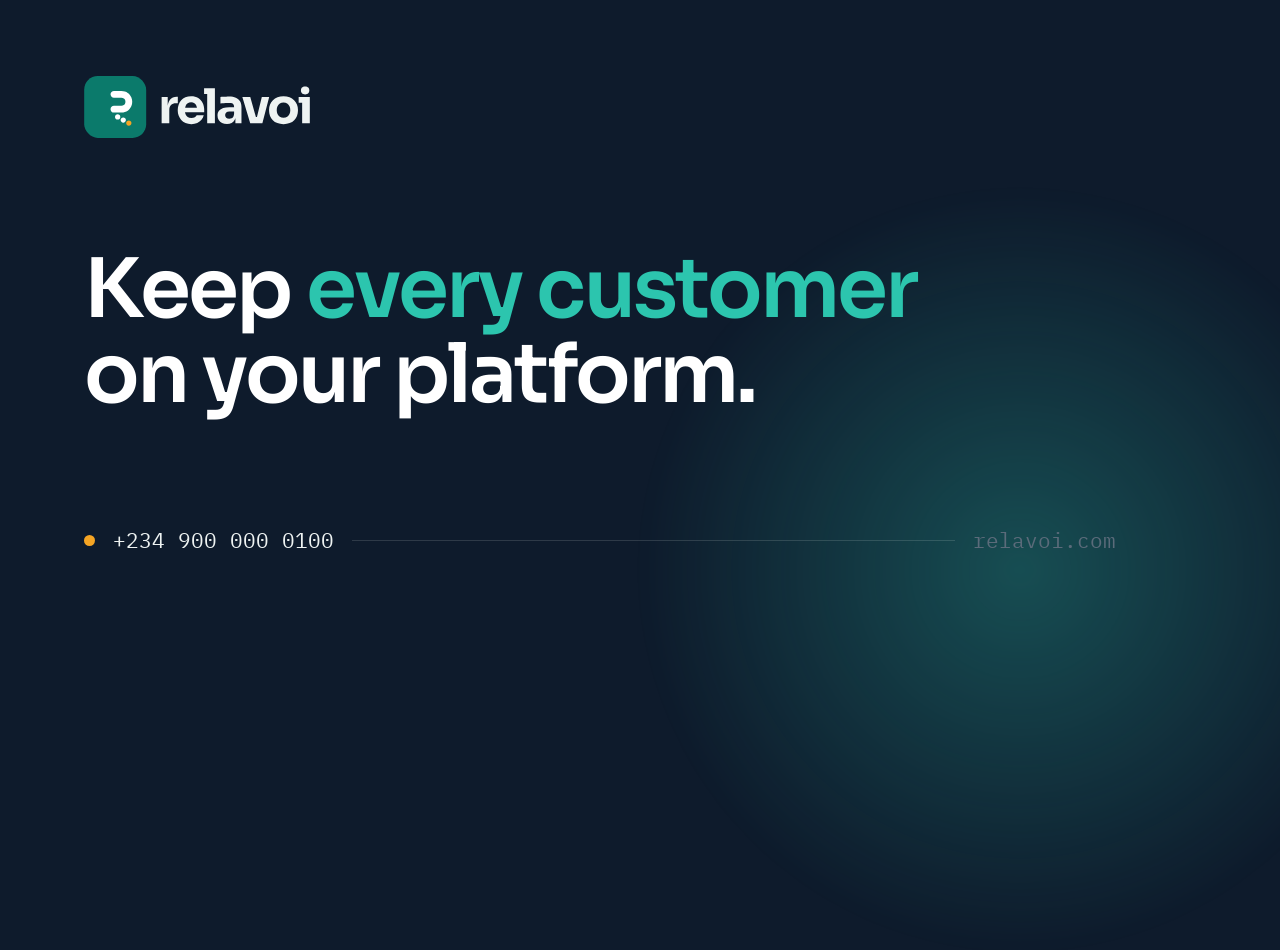
<file: brand/og-card.html>
<!doctype html><html lang="en"><head><meta charset="utf-8">
<link rel="preconnect" href="https://fonts.googleapis.com">
<link rel="preconnect" href="https://fonts.gstatic.com" crossorigin>
<link href="https://fonts.googleapis.com/css2?family=Sora:wght@400;600&family=IBM+Plex+Mono:wght@400;500&display=swap" rel="stylesheet">
<style>
  /* Brand: Ink ground, Pulse Teal accent (dark grounds), Sora 600 headline,
     IBM Plex Mono for the number. Proxy Amber is used once, on the dot that
     the guidelines reserve for the proxy moment. */
  :root{
    --ink:#0E1B2C; --relay:#0B7A6B; --pulse:#2CC5AE;
    --amber:#F5A524; --mist:#EEF3F2; --slate:#5B6B7A;
  }
  *{margin:0;padding:0;box-sizing:border-box}
  html,body{width:1200px;height:630px}
  body{
    background:var(--ink);
    font-family:'Sora',system-ui,sans-serif;
    position:relative;overflow:hidden;
  }
  /* The same glow the site hero uses, kept well under the text. */
  .glow{position:absolute;width:760px;height:760px;right:-200px;bottom:-320px;
        background:radial-gradient(closest-side,rgba(44,197,174,.30),transparent);
        filter:blur(10px)}
  .frame{position:relative;height:100%;padding:76px 84px;
         display:flex;flex-direction:column;justify-content:space-between}
  /* align-self, because a flex column stretches its children and an <img>
     stretched to the full width centres its SVG inside that box. */
  .logo{height:62px;width:226px;align-self:flex-start}
  h1{font-weight:600;font-size:82px;line-height:1.04;letter-spacing:-.035em;
     color:#fff;max-width:980px}
  h1 em{font-style:normal;color:var(--pulse)}
  .foot{display:flex;align-items:center;gap:18px;
        font-family:'IBM Plex Mono',monospace;font-size:21px;color:var(--slate)}
  .num{color:var(--mist)}
  .dot{width:11px;height:11px;border-radius:50%;background:var(--amber);
       display:inline-block;flex:0 0 auto}
  .rule{flex:1;height:1px;background:rgba(238,243,242,.14)}
</style></head>
<body>
<div class="glow"></div>
<div class="frame">
  <img class="logo" src="logo.svg" alt="relavoi">
  <h1>Keep <em>every customer</em><br>on your platform.</h1>
  <div class="foot">
    <span class="dot"></span>
    <span class="num">+234 900 000 0100</span>
    <span class="rule"></span>
    <span>relavoi.com</span>
  </div>
</div>
</body></html>
</file>
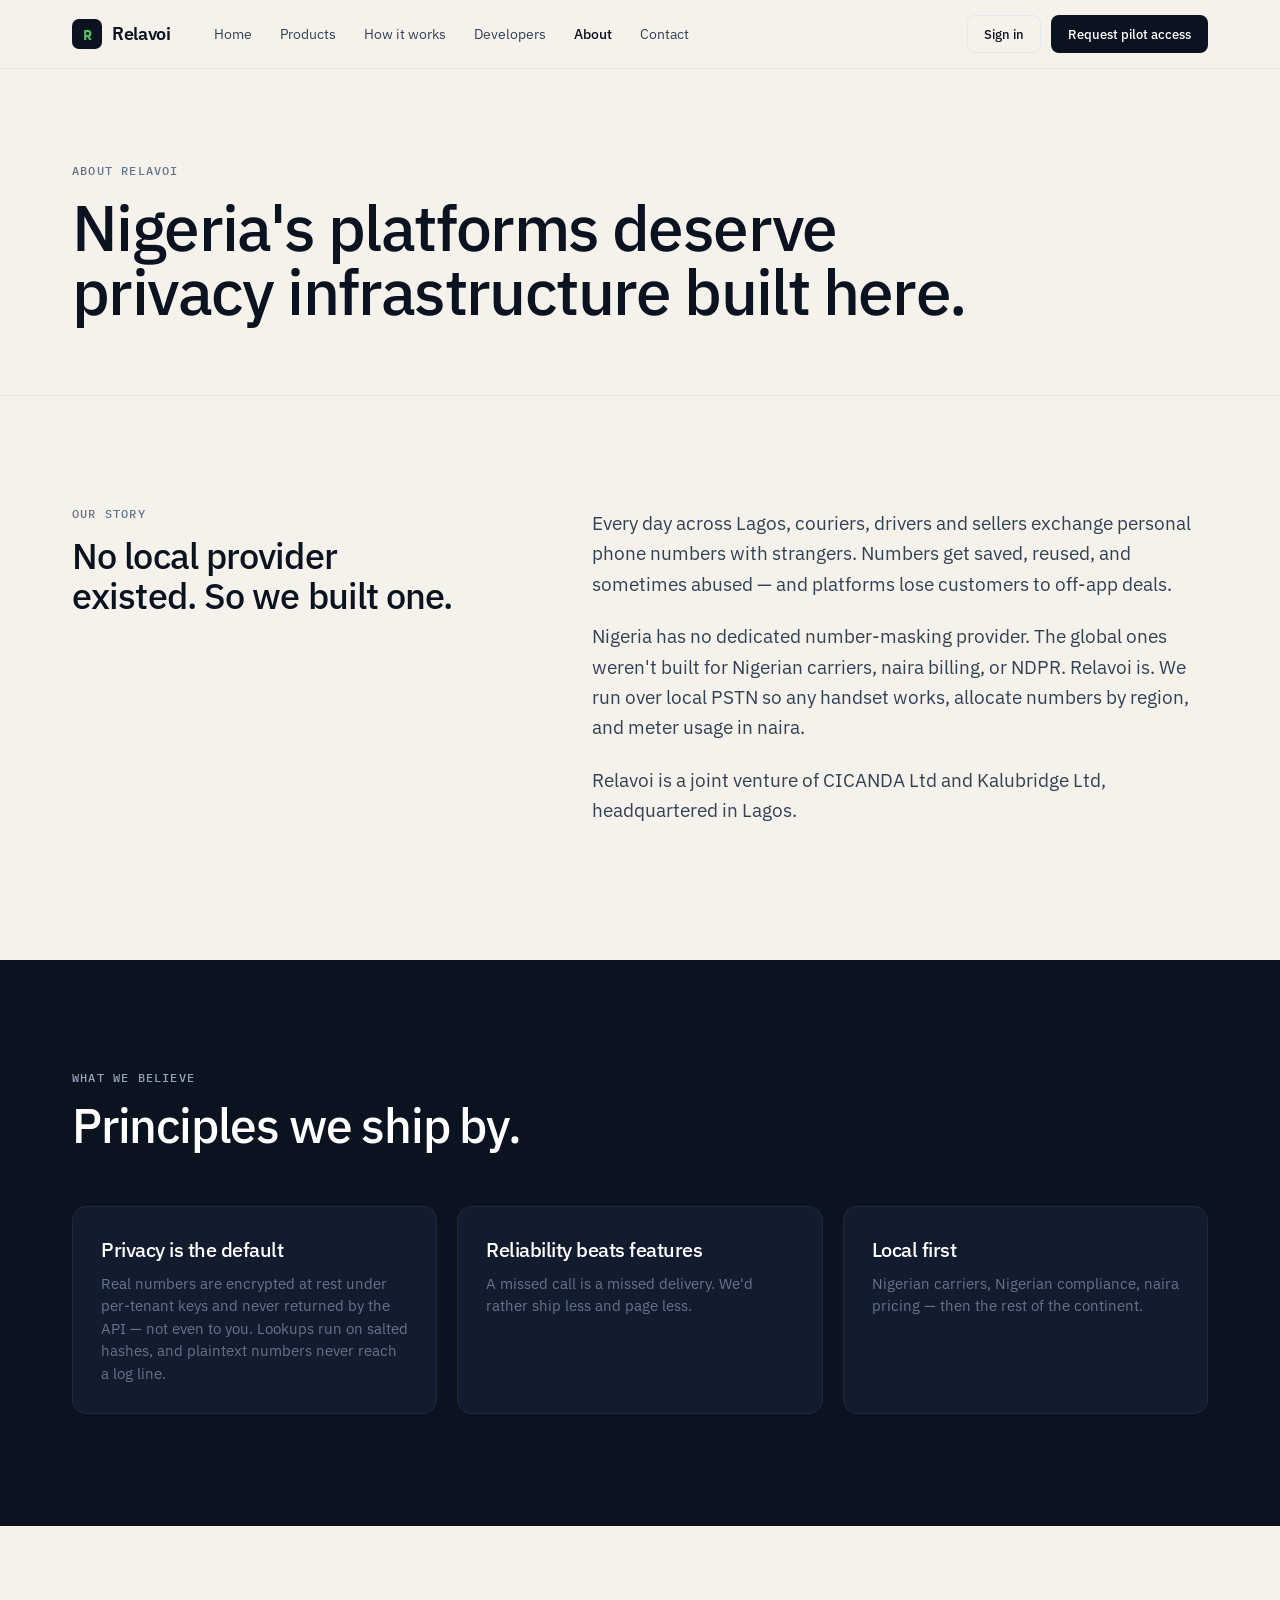
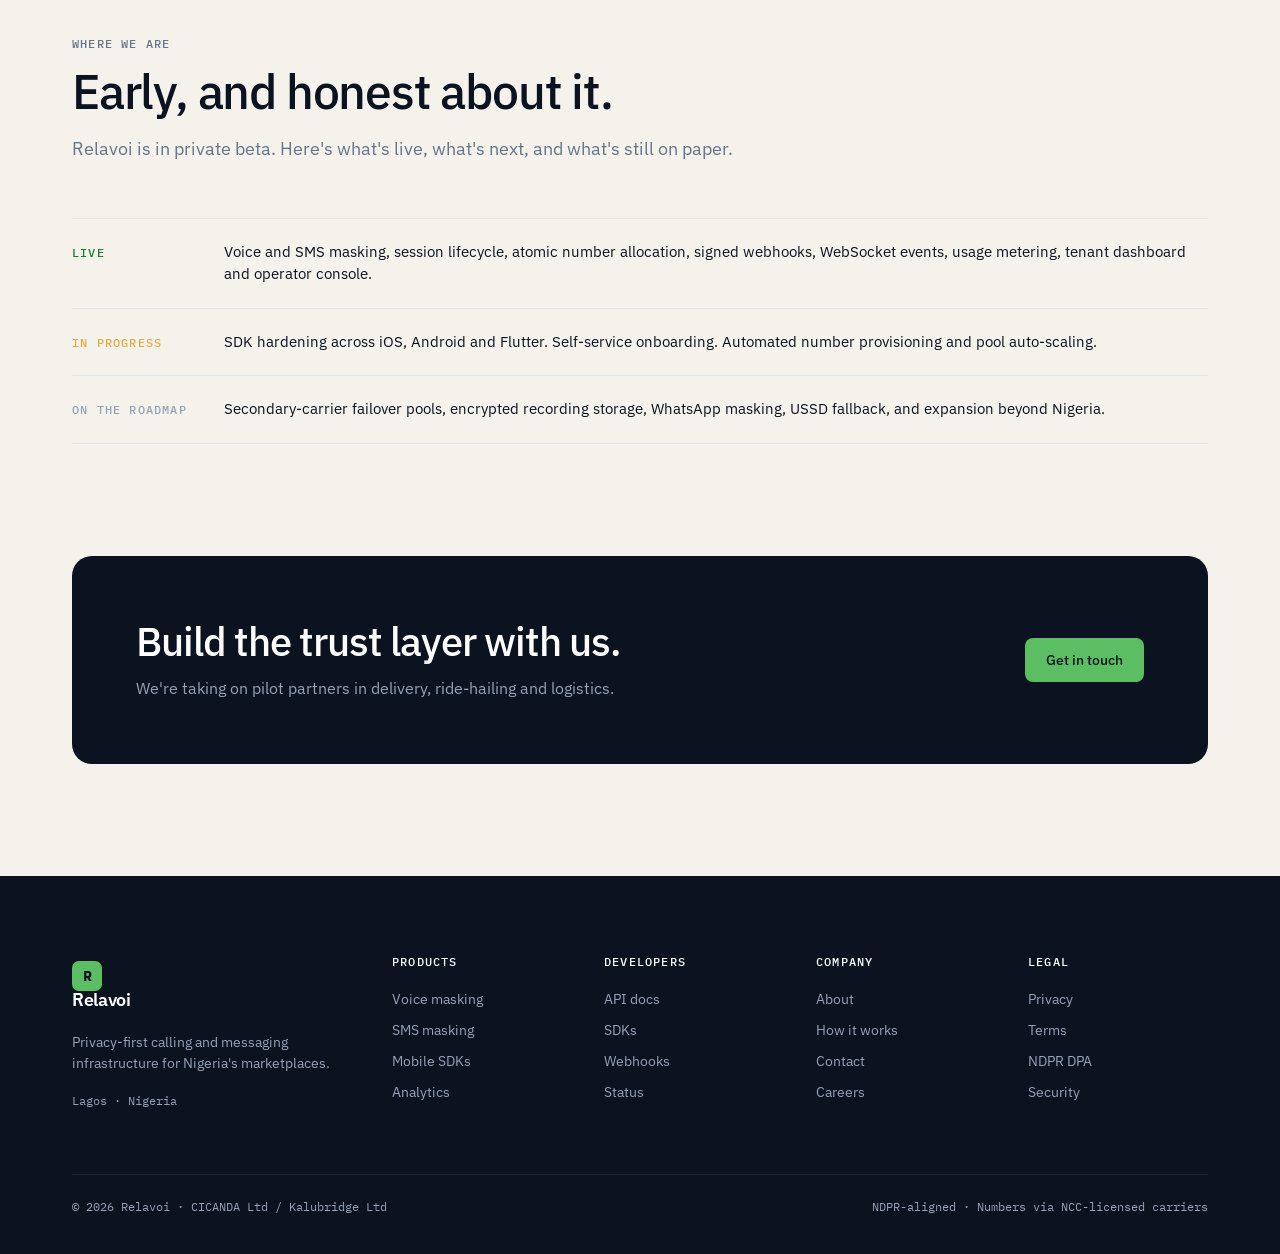
<file: site/about.html>
<!DOCTYPE html>
<html lang="en"><head><meta charset="UTF-8"><meta name="viewport" content="width=device-width,initial-scale=1"><title>About · Relavoi</title>
<meta name="description" content="Why Relavoi exists: no dedicated number-masking provider was built for Nigerian carriers, naira billing or NDPR, so we built one.">
<link href="https://fonts.googleapis.com/css2?family=IBM+Plex+Mono:wght@400;500;600&family=IBM+Plex+Sans:wght@400;500;600&display=swap" rel="stylesheet"><link rel="stylesheet" href="site.css">
<style>
.story{display:grid;grid-template-columns:1fr 1.4fr;gap:80px}
.story p{font-size:19px;color:var(--ink-6);margin-bottom:22px;line-height:1.6}
@media(max-width:900px){.story{grid-template-columns:1fr;gap:32px}}
.val h3{margin-top:0}
.road{display:grid;gap:0;border-top:1px solid var(--ink-7)}
.road div{display:grid;grid-template-columns:120px 1fr;gap:32px;padding:22px 0;border-bottom:1px solid var(--ink-7);align-items:baseline}
.road .ph-n{font:500 12px/1 'IBM Plex Mono';letter-spacing:.1em;text-transform:uppercase;color:var(--sig)}
.road p{margin:0;font-size:15px}
@media(max-width:600px){.road div{grid-template-columns:1fr;gap:6px}}
</style></head>
<body data-page="about">
<header class="phero"><div class="wrap"><div class="eyebrow">About Relavoi</div><h1>Nigeria's platforms deserve privacy infrastructure built here.</h1></div></header>
<section><div class="wrap"><div class="story">
<div><div class="eyebrow">Our story</div><h2 style="font-size:36px;line-height:1.1;margin-top:16px">No local provider existed. So we built one.</h2></div>
<div><p>Every day across Lagos, couriers, drivers and sellers exchange personal phone numbers with strangers. Numbers get saved, reused, and sometimes abused — and platforms lose customers to off-app deals.</p><p>Nigeria has no dedicated number-masking provider. The global ones weren't built for Nigerian carriers, naira billing, or NDPR. Relavoi is. We run over local PSTN so any handset works, allocate numbers by region, and meter usage in naira.</p><p>Relavoi is a joint venture of CICANDA Ltd and Kalubridge Ltd, headquartered in Lagos.</p></div>
</div></div></section>
<section class="dark"><div class="wrap">
<div class="sec-head"><div class="eyebrow">What we believe</div><h2>Principles we ship by.</h2></div>
<div class="grid g3">
<div class="card val"><h3>Privacy is the default</h3><p>Real numbers are encrypted at rest under per-tenant keys and never returned by the API — not even to you. Lookups run on salted hashes, and plaintext numbers never reach a log line.</p></div>
<div class="card val"><h3>Reliability beats features</h3><p>A missed call is a missed delivery. We'd rather ship less and page less.</p></div>
<div class="card val"><h3>Local first</h3><p>Nigerian carriers, Nigerian compliance, naira pricing — then the rest of the continent.</p></div>
</div>
</div></section>
<section><div class="wrap">
<div class="sec-head"><div class="eyebrow">Where we are</div><h2>Early, and honest about it.</h2><p>Relavoi is in private beta. Here's what's live, what's next, and what's still on paper.</p></div>
<div class="road" style="border-color:var(--ink-2)">
<div style="border-color:var(--ink-2)"><span class="ph-n" style="color:var(--sig-6)">Live</span><p>Voice and SMS masking, session lifecycle, atomic number allocation, signed webhooks, WebSocket events, usage metering, tenant dashboard and operator console.</p></div>
<div style="border-color:var(--ink-2)"><span class="ph-n" style="color:var(--amber)">In progress</span><p>SDK hardening across iOS, Android and Flutter. Self-service onboarding. Automated number provisioning and pool auto-scaling.</p></div>
<div style="border-color:var(--ink-2)"><span class="ph-n" style="color:var(--ink-4)">On the roadmap</span><p>Secondary-carrier failover pools, encrypted recording storage, WhatsApp masking, USSD fallback, and expansion beyond Nigeria.</p></div>
</div>
</div></section>
<section style="padding-top:0"><div class="wrap"><div class="cta-band"><div><h2>Build the trust layer with us.</h2><p>We're taking on pilot partners in delivery, ride-hailing and logistics.</p></div><a href="contact.html" class="btn btn-g">Get in touch</a></div></div></section>
<script src="site.js"></script>
</body></html>
</file>
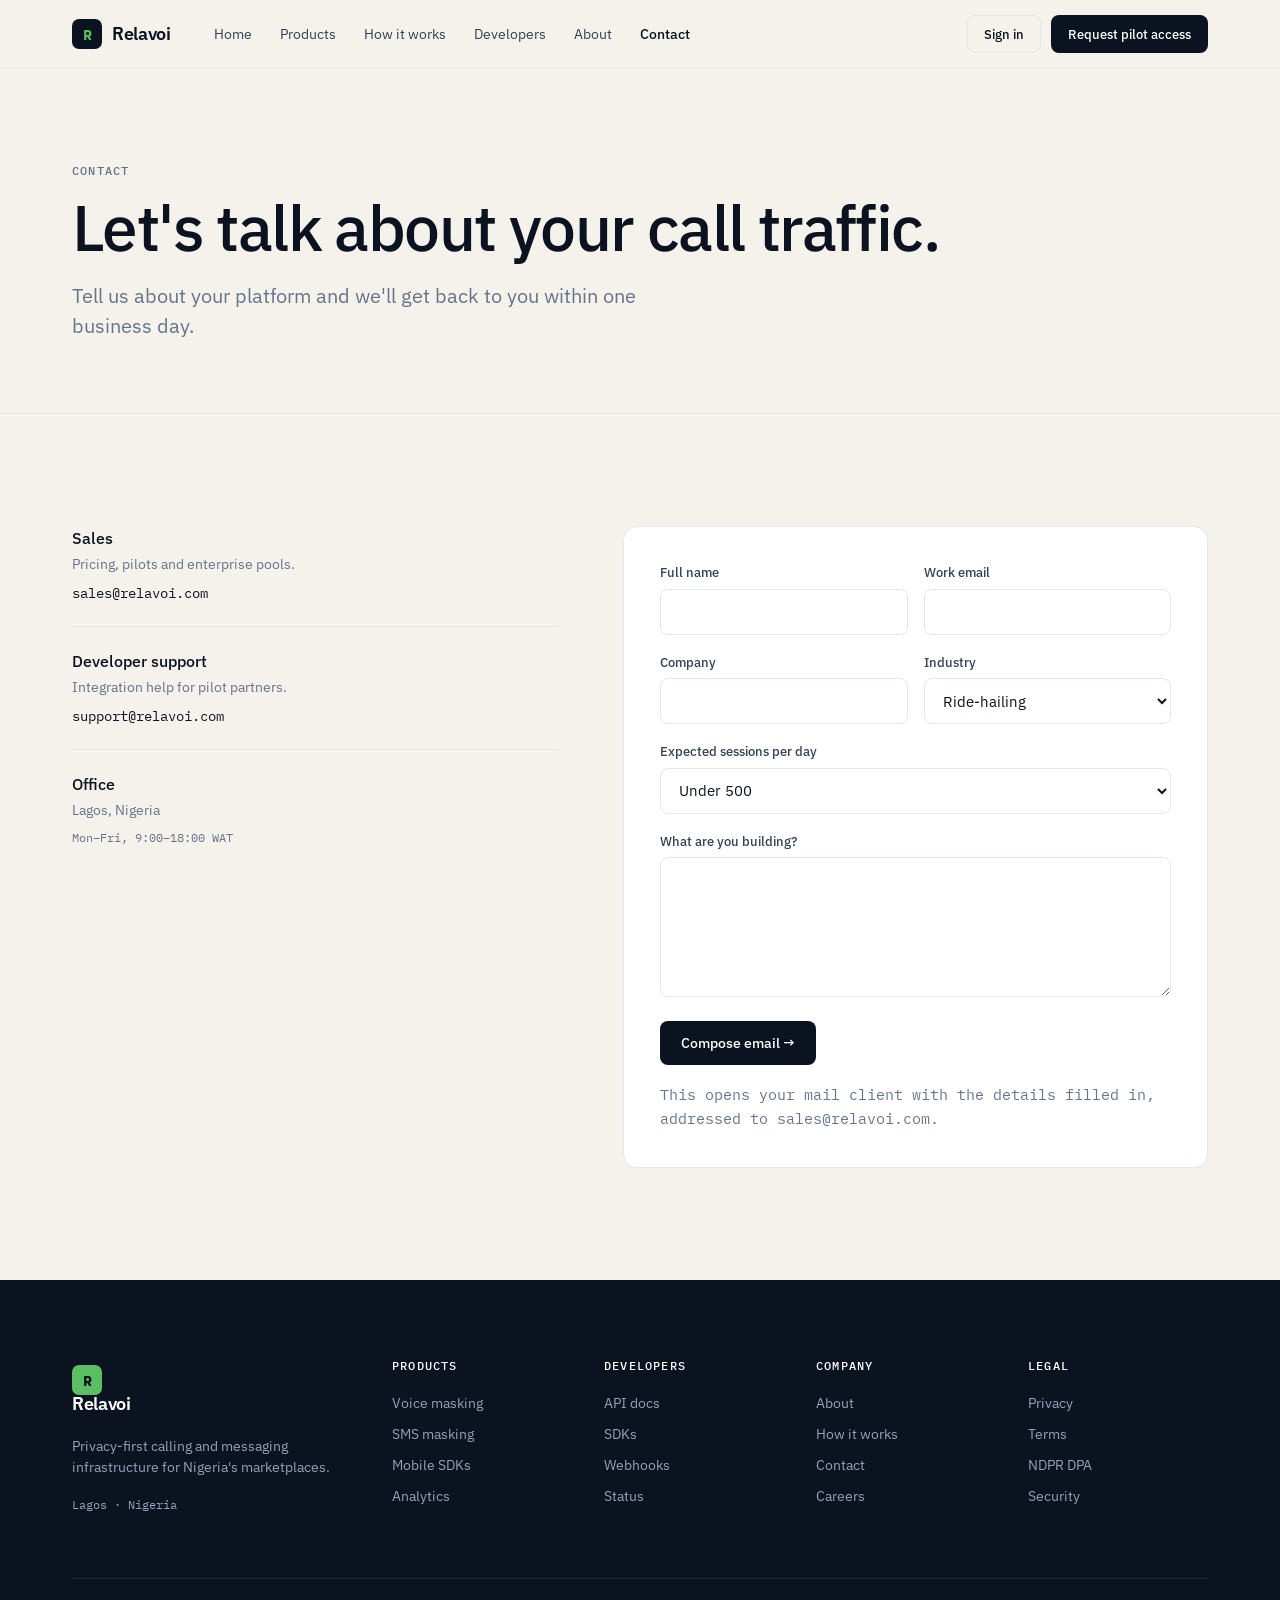
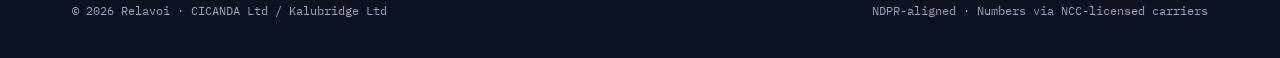
<file: site/contact.html>
<!DOCTYPE html>
<html lang="en"><head><meta charset="UTF-8"><meta name="viewport" content="width=device-width,initial-scale=1"><title>Contact · Relavoi</title>
<meta name="description" content="Talk to Relavoi about number masking for your platform — pilot access, pricing and integration support.">
<link href="https://fonts.googleapis.com/css2?family=IBM+Plex+Mono:wght@400;500;600&family=IBM+Plex+Sans:wght@400;500;600&display=swap" rel="stylesheet"><link rel="stylesheet" href="site.css">
<style>
.ct{display:grid;grid-template-columns:1fr 1.2fr;gap:64px;align-items:start}
@media(max-width:900px){.ct{grid-template-columns:1fr}}
.chan{padding:22px 0;border-bottom:1px solid var(--ink-2)}
.chan h4{margin:0;font-size:16px;font-weight:500}.chan p{color:var(--ink-5);font-size:14px;margin-top:4px}
.chan a{font-family:'IBM Plex Mono';font-size:14px;display:inline-block;margin-top:8px}
.form{display:grid;gap:18px}.row2{display:grid;grid-template-columns:1fr 1fr;gap:16px}
@media(max-width:600px){.row2{grid-template-columns:1fr}}
.hint{font:400 12px/1.6 'IBM Plex Mono';color:var(--ink-5)}
</style></head>
<body data-page="contact">
<header class="phero"><div class="wrap"><div class="eyebrow">Contact</div><h1>Let's talk about your call traffic.</h1><p>Tell us about your platform and we'll get back to you within one business day.</p></div></header>
<section><div class="wrap"><div class="ct">
<div>
<div class="chan" style="padding-top:0"><h4>Sales</h4><p>Pricing, pilots and enterprise pools.</p><a href="mailto:sales@relavoi.com">sales@relavoi.com</a></div>
<div class="chan"><h4>Developer support</h4><p>Integration help for pilot partners.</p><a href="mailto:support@relavoi.com">support@relavoi.com</a></div>
<div class="chan" style="border:0"><h4>Office</h4><p>Lagos, Nigeria</p><p class="mono" style="font-size:12px;margin-top:8px">Mon–Fri, 9:00–18:00 WAT</p></div>
</div>
<div class="card" style="padding:36px">
<form class="form" id="f">
<div class="row2"><div><label class="l" for="n">Full name</label><input class="input" id="n" name="name" required></div><div><label class="l" for="e">Work email</label><input class="input" id="e" name="email" type="email" required></div></div>
<div class="row2"><div><label class="l" for="c">Company</label><input class="input" id="c" name="company"></div><div><label class="l" for="i">Industry</label><select class="input" id="i" name="industry"><option>Ride-hailing</option><option>Delivery</option><option>E-commerce</option><option>Logistics</option><option>Healthcare</option><option>Other</option></select></div></div>
<div><label class="l" for="v">Expected sessions per day</label><select class="input" id="v" name="volume"><option>Under 500</option><option>500 – 2,000</option><option>2,000 – 10,000</option><option>10,000+</option></select></div>
<div><label class="l" for="m">What are you building?</label><textarea class="input" id="m" name="message"></textarea></div>
<button class="btn btn-p" style="justify-self:start" type="submit">Compose email →</button>
<p class="hint">This opens your mail client with the details filled in, addressed to sales@relavoi.com.</p>
</form>
</div>
</div></div></section>
<script>
document.getElementById('f').addEventListener('submit',function(ev){
  ev.preventDefault();
  var f=ev.target,g=function(n){return (f.elements[n]&&f.elements[n].value||'').trim()};
  var subject='Relavoi enquiry — '+(g('company')||g('name')||'new enquiry');
  var body=['Name: '+g('name'),'Email: '+g('email'),'Company: '+g('company'),
            'Industry: '+g('industry'),'Expected sessions/day: '+g('volume'),
            '','What we\'re building:',g('message')].join('\n');
  window.location.href='mailto:sales@relavoi.com?subject='+encodeURIComponent(subject)+'&body='+encodeURIComponent(body);
});
</script>
<script src="site.js"></script>
</body></html>
</file>
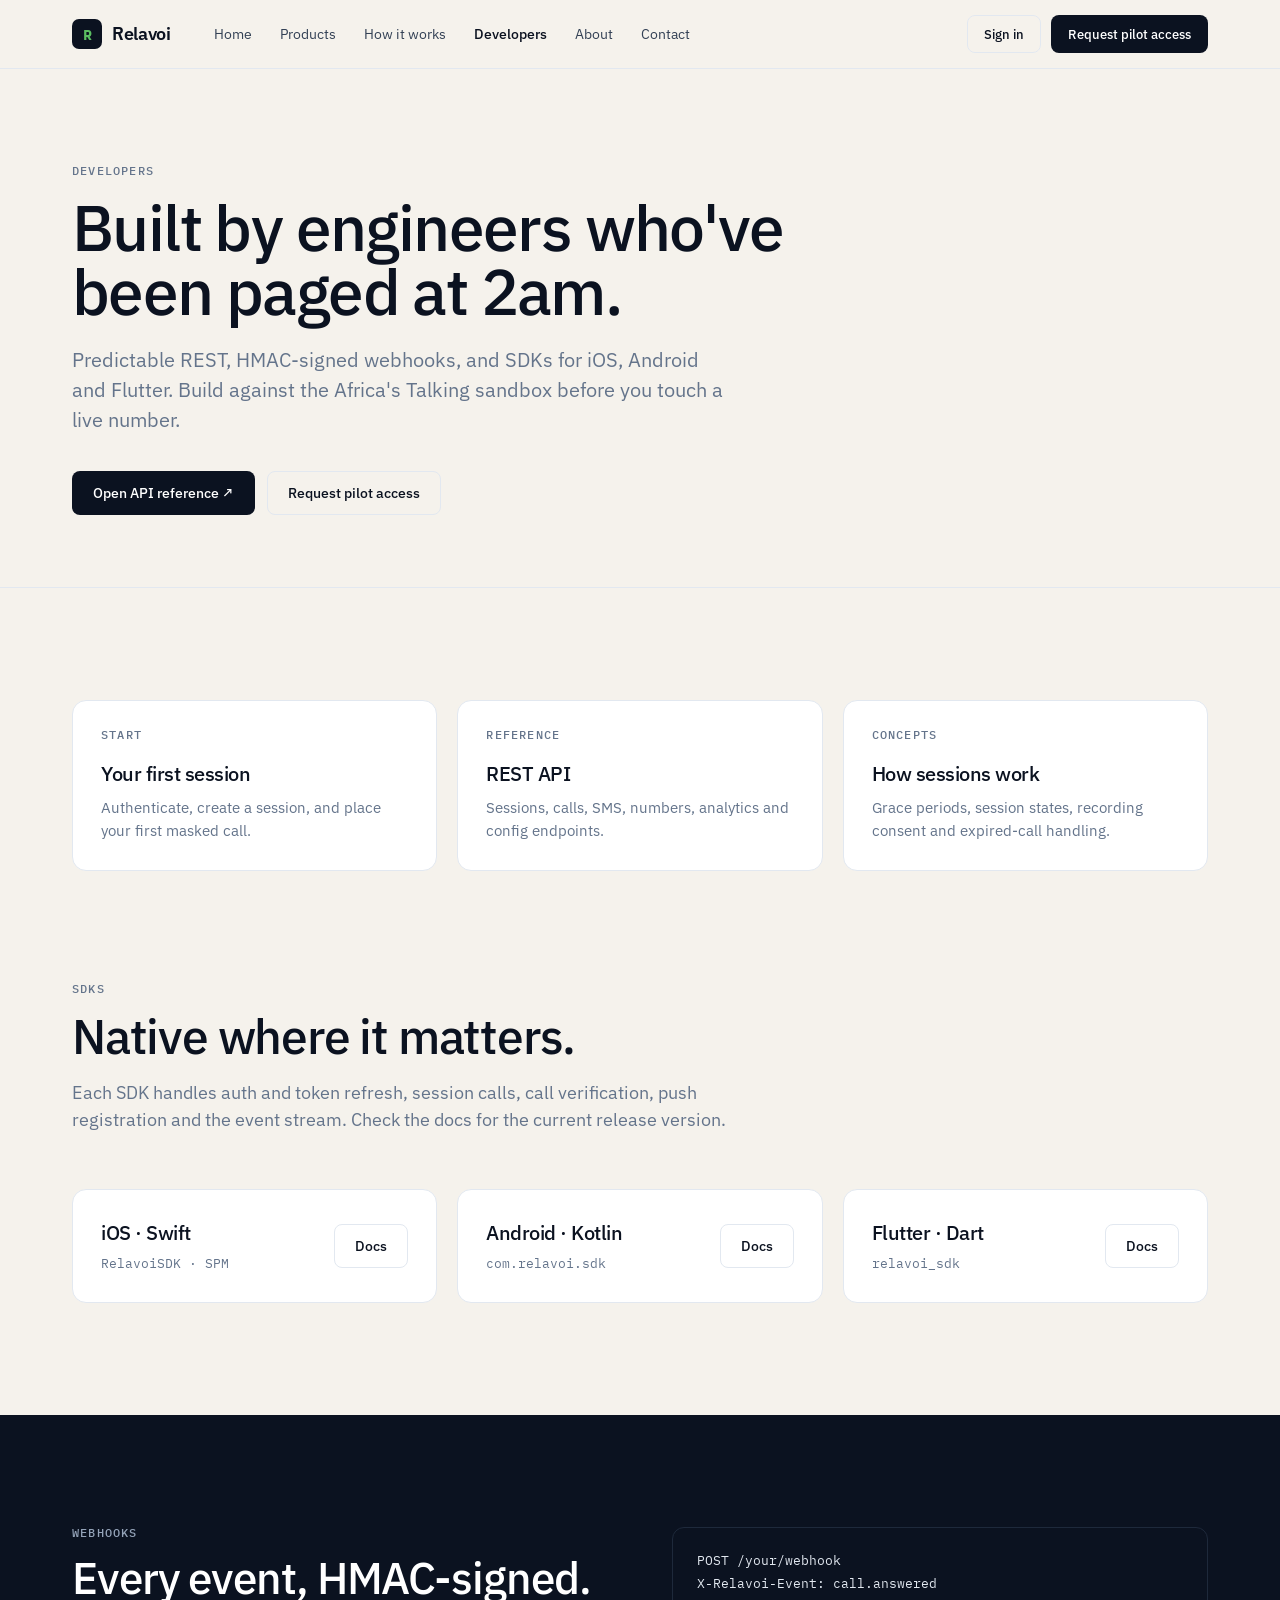
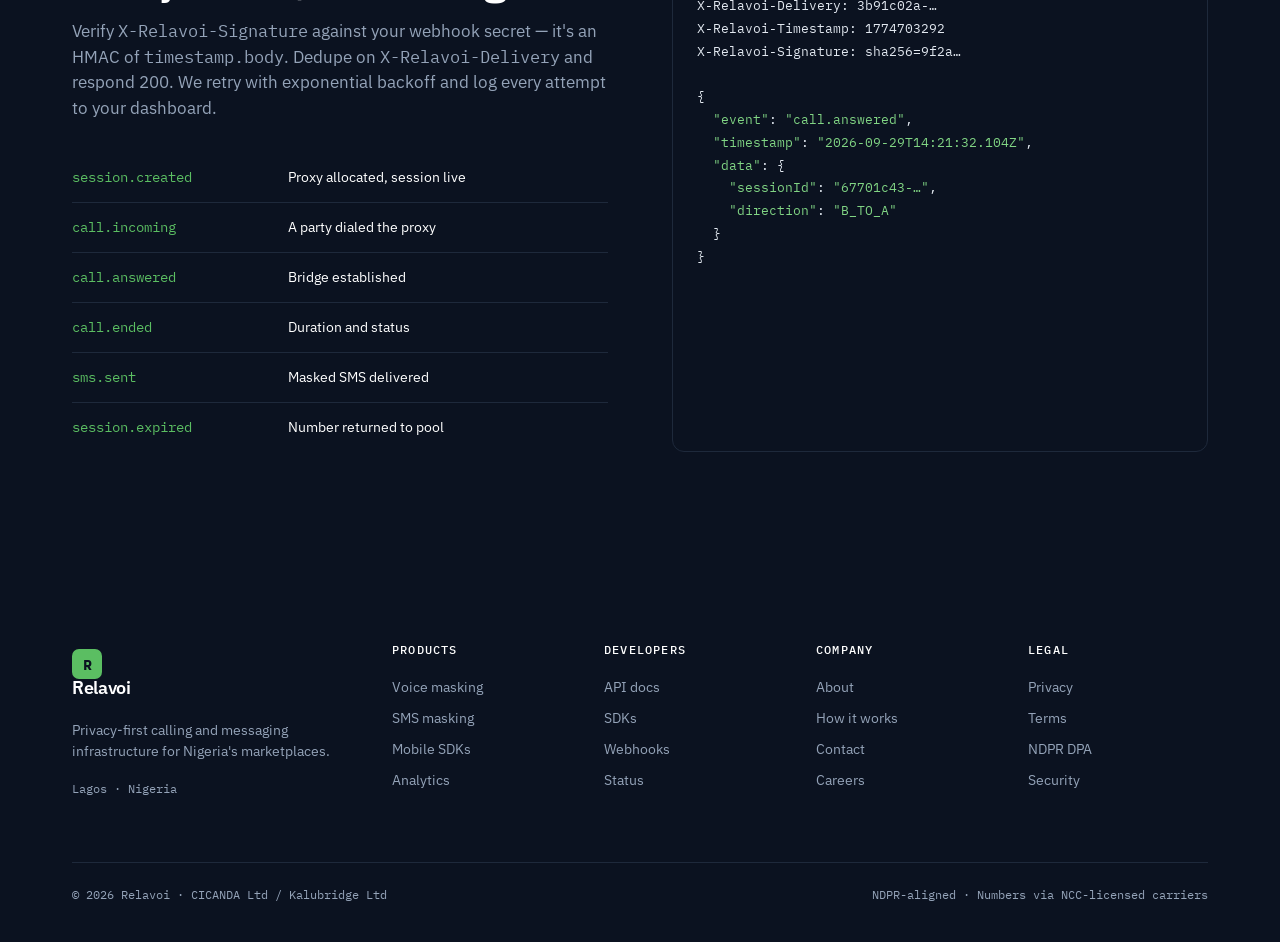
<file: site/developers.html>
<!DOCTYPE html>
<html lang="en"><head><meta charset="UTF-8"><meta name="viewport" content="width=device-width,initial-scale=1"><title>Developers · Relavoi</title>
<meta name="description" content="Relavoi for developers: REST API, HMAC-signed webhooks, WebSocket events, and SDKs for iOS, Android and Flutter.">
<link href="https://fonts.googleapis.com/css2?family=IBM+Plex+Mono:wght@400;500;600&family=IBM+Plex+Sans:wght@400;500;600&display=swap" rel="stylesheet"><link rel="stylesheet" href="site.css">
<style>
.dl{display:flex;justify-content:space-between;align-items:center;gap:16px}
.dl .mono{font-size:13px;color:var(--ink-5)}
.card.link:hover{border-color:var(--ink)}
.ev{display:grid;grid-template-columns:200px 1fr;gap:16px;padding:14px 0;border-bottom:1px solid var(--ink-7);font-size:14px}
.ev .mono{color:var(--sig)}
@media(max-width:600px){.ev{grid-template-columns:1fr;gap:4px}}
</style></head>
<body data-page="dev">
<header class="phero"><div class="wrap"><div class="eyebrow">Developers</div><h1>Built by engineers who've been paged at 2am.</h1><p>Predictable REST, HMAC-signed webhooks, and SDKs for iOS, Android and Flutter. Build against the Africa's Talking sandbox before you touch a live number.</p><div style="display:flex;gap:12px;margin-top:36px;flex-wrap:wrap"><a href="https://docs.relavoi.com/api-reference/sessions" class="btn btn-p">Open API reference ↗</a><a href="contact.html" class="btn btn-s">Request pilot access</a></div></div></header>
<section><div class="wrap">
<div class="grid g3">
<a class="card link" href="https://docs.relavoi.com/getting-started/first-session"><div class="eyebrow">Start</div><h3>Your first session</h3><p>Authenticate, create a session, and place your first masked call.</p></a>
<a class="card link" href="https://docs.relavoi.com/api-reference/sessions"><div class="eyebrow">Reference</div><h3>REST API</h3><p>Sessions, calls, SMS, numbers, analytics and config endpoints.</p></a>
<a class="card link" href="https://docs.relavoi.com/getting-started/concepts"><div class="eyebrow">Concepts</div><h3>How sessions work</h3><p>Grace periods, session states, recording consent and expired-call handling.</p></a>
</div>
</div></section>
<section style="padding-top:0" id="sdks"><div class="wrap">
<div class="sec-head"><div class="eyebrow">SDKs</div><h2>Native where it matters.</h2><p>Each SDK handles auth and token refresh, session calls, call verification, push registration and the event stream. Check the docs for the current release version.</p></div>
<div class="grid g3">
<div class="card dl"><div><h3 style="margin:0">iOS · Swift</h3><div class="mono" style="margin-top:6px">RelavoiSDK · SPM</div></div><a class="btn btn-s" href="https://docs.relavoi.com/sdks/ios/installation">Docs</a></div>
<div class="card dl"><div><h3 style="margin:0">Android · Kotlin</h3><div class="mono" style="margin-top:6px">com.relavoi.sdk</div></div><a class="btn btn-s" href="https://docs.relavoi.com/sdks/android/installation">Docs</a></div>
<div class="card dl"><div><h3 style="margin:0">Flutter · Dart</h3><div class="mono" style="margin-top:6px">relavoi_sdk</div></div><a class="btn btn-s" href="https://docs.relavoi.com/sdks/flutter/installation">Docs</a></div>
</div>
</div></section>
<section class="dark" id="webhooks"><div class="wrap">
<div class="grid g2" style="gap:64px">
<div><div class="eyebrow">Webhooks</div><h2 style="font-size:44px;line-height:1.05;margin-top:16px">Every event, HMAC-signed.</h2><p style="font-size:17px;margin-top:18px">Verify <span class="mono">X-Relavoi-Signature</span> against your webhook secret — it's an HMAC of <span class="mono">timestamp.body</span>. Dedupe on <span class="mono">X-Relavoi-Delivery</span> and respond 200. We retry with exponential backoff and log every attempt to your dashboard.</p>
<div style="margin-top:32px">
<div class="ev"><span class="mono">session.created</span><span>Proxy allocated, session live</span></div>
<div class="ev"><span class="mono">call.incoming</span><span>A party dialed the proxy</span></div>
<div class="ev"><span class="mono">call.answered</span><span>Bridge established</span></div>
<div class="ev"><span class="mono">call.ended</span><span>Duration and status</span></div>
<div class="ev"><span class="mono">sms.sent</span><span>Masked SMS delivered</span></div>
<div class="ev" style="border:0"><span class="mono">session.expired</span><span>Number returned to pool</span></div>
</div></div>
<div class="code">POST /your/webhook
X-Relavoi-Event: call.answered
X-Relavoi-Delivery: 3b91c02a-…
X-Relavoi-Timestamp: 1774703292
X-Relavoi-Signature: sha256=9f2a…

{
  <span class="s">"event"</span>: <span class="s">"call.answered"</span>,
  <span class="s">"timestamp"</span>: <span class="s">"2026-09-29T14:21:32.104Z"</span>,
  <span class="s">"data"</span>: {
    <span class="s">"sessionId"</span>: <span class="s">"67701c43-…"</span>,
    <span class="s">"direction"</span>: <span class="s">"B_TO_A"</span>
  }
}</div>
</div>
</div></section>
<script src="site.js"></script>
</body></html>
</file>
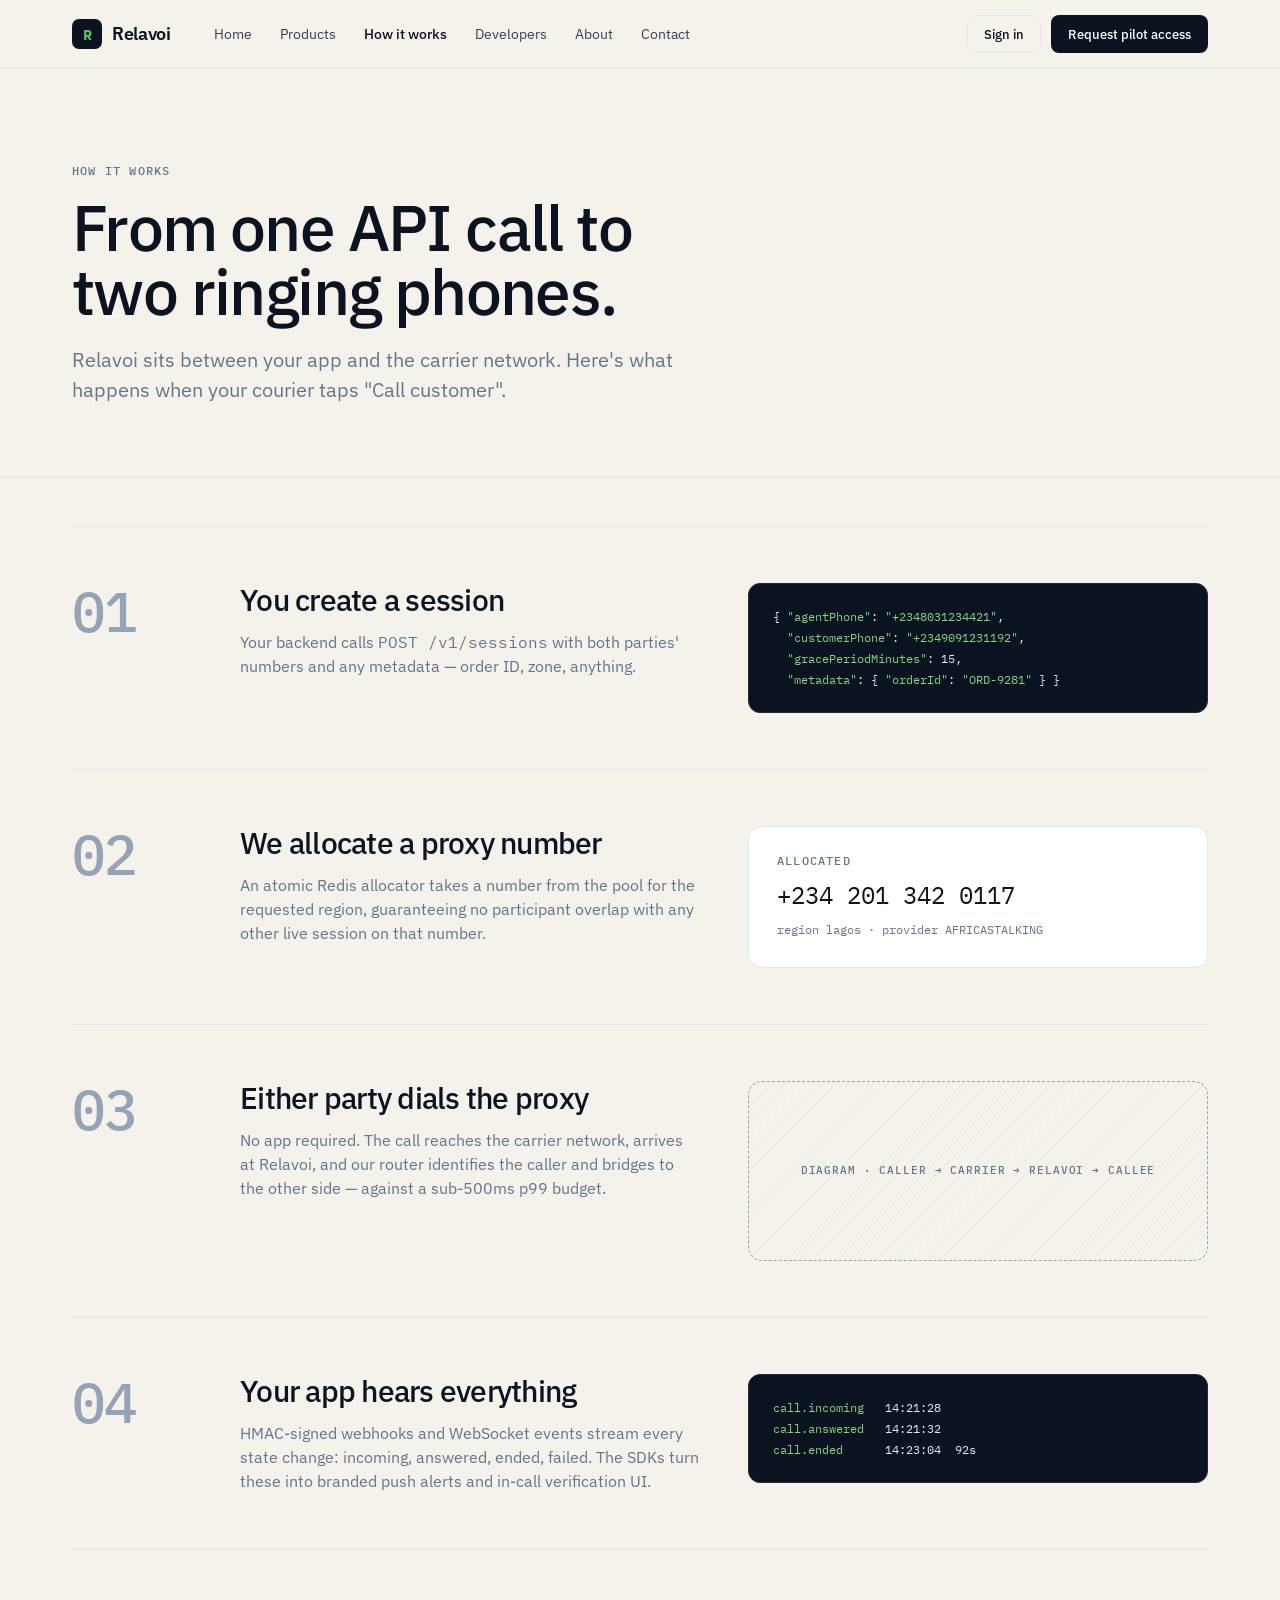
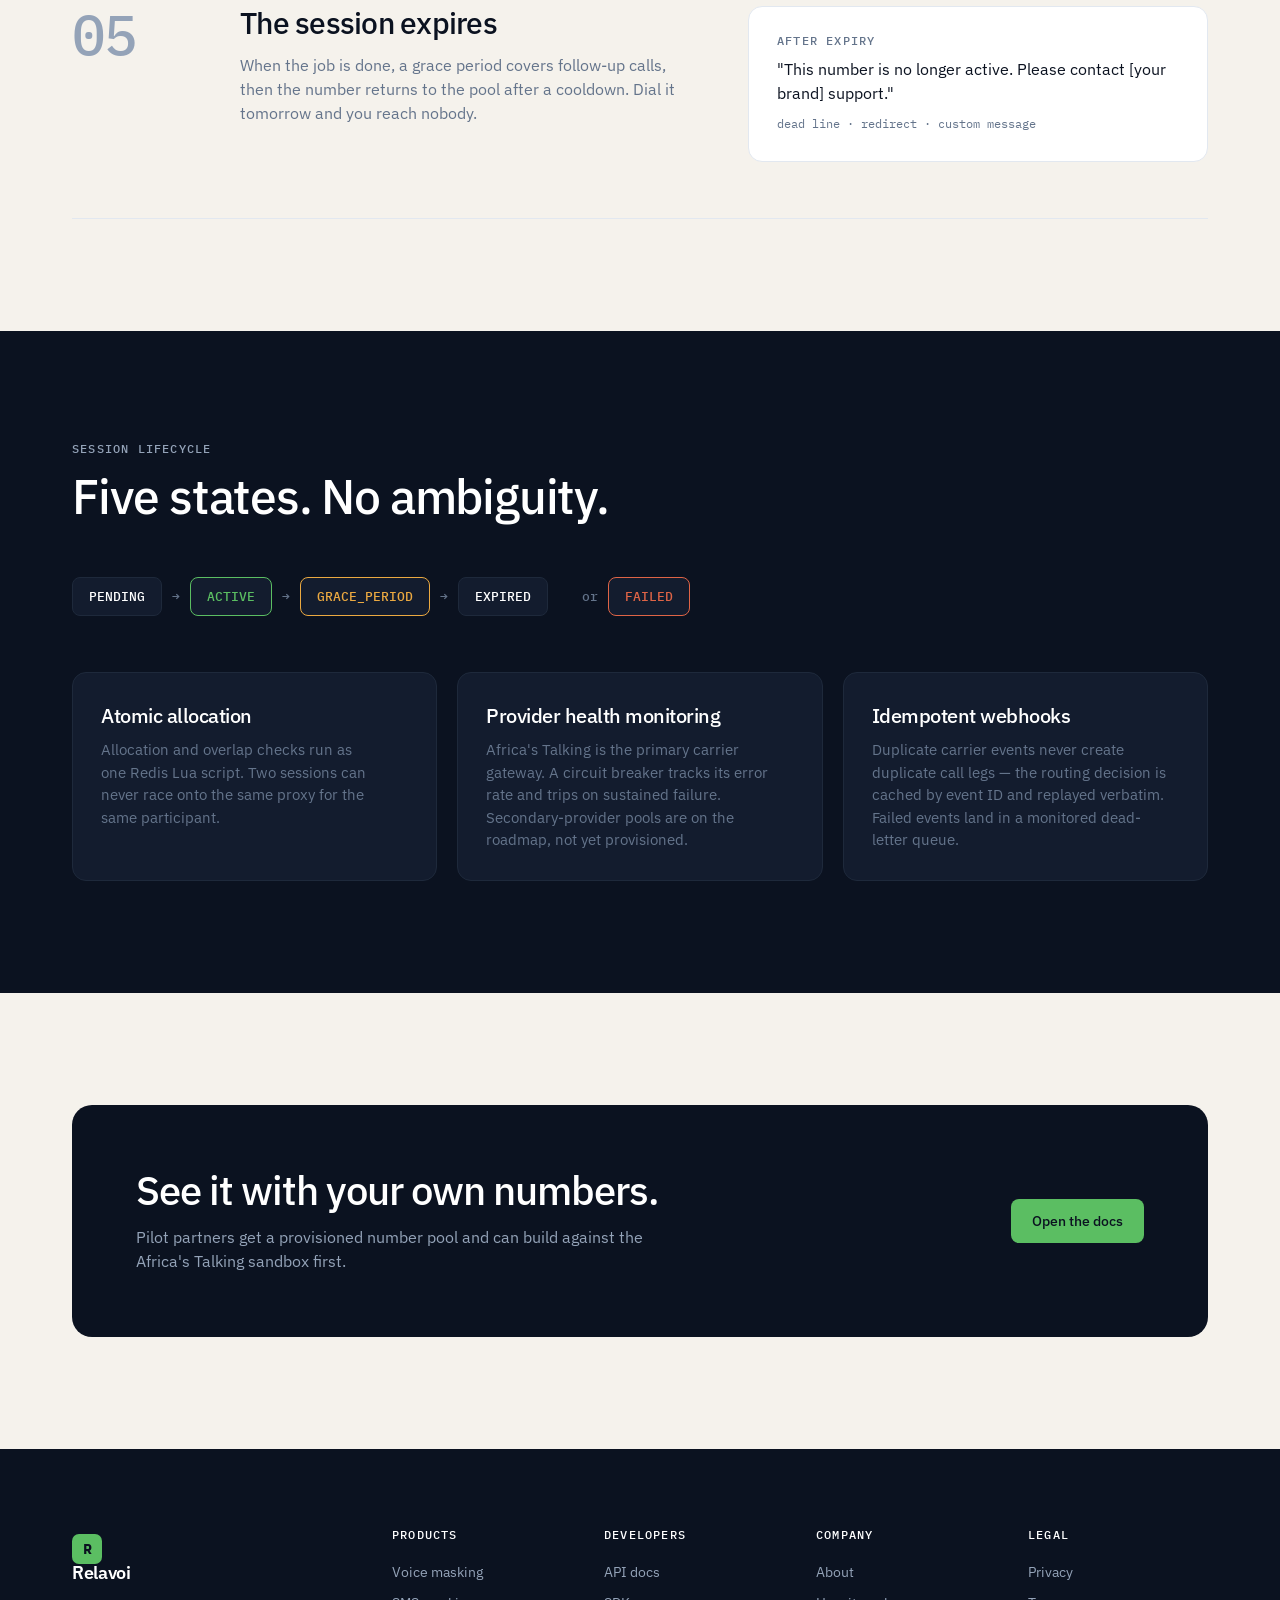
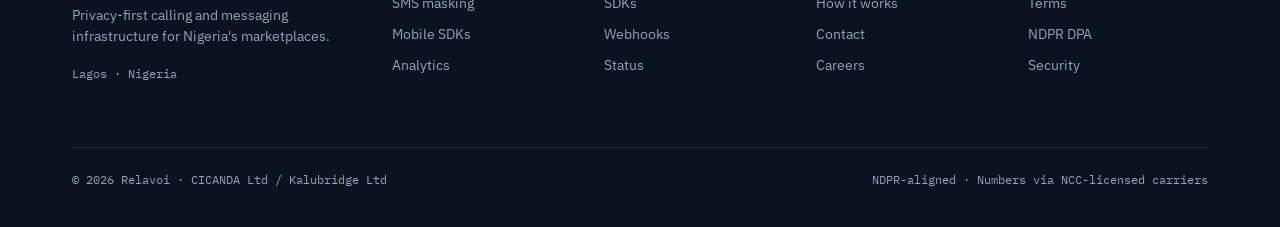
<file: site/how-it-works.html>
<!DOCTYPE html>
<html lang="en"><head><meta charset="UTF-8"><meta name="viewport" content="width=device-width,initial-scale=1"><title>How it works · Relavoi</title>
<meta name="description" content="What happens between your API call and two ringing phones: session creation, atomic proxy allocation, call routing, event streaming and expiry.">
<link href="https://fonts.googleapis.com/css2?family=IBM+Plex+Mono:wght@400;500;600&family=IBM+Plex+Sans:wght@400;500;600&display=swap" rel="stylesheet"><link rel="stylesheet" href="site.css">
<style>
.steps{display:grid;gap:0;border-top:1px solid var(--ink-2)}
.step{display:grid;grid-template-columns:120px 1fr 1fr;gap:48px;padding:56px 0;border-bottom:1px solid var(--ink-2);align-items:start}
.step .num{font:500 56px/1 'IBM Plex Mono';color:var(--ink-4);letter-spacing:-.04em}
.step h3{font-size:30px;line-height:1.1}
.step p{color:var(--ink-5);font-size:16px;margin-top:14px}
@media(max-width:900px){.step{grid-template-columns:1fr;gap:20px}}
.states{display:flex;gap:10px;flex-wrap:wrap;align-items:center;font:500 13px 'IBM Plex Mono'}
.states span.s{padding:10px 16px;border-radius:8px;border:1px solid var(--ink-7);background:var(--ink-8);color:#fff}
.states span.a{color:var(--ink-5)}
</style></head>
<body data-page="how">
<header class="phero"><div class="wrap"><div class="eyebrow">How it works</div><h1>From one API call to two ringing phones.</h1><p>Relavoi sits between your app and the carrier network. Here's what happens when your courier taps "Call customer".</p></div></header>
<section style="padding-top:48px"><div class="wrap"><div class="steps">
<div class="step"><div class="num">01</div><div><h3>You create a session</h3><p>Your backend calls <span class="mono">POST /v1/sessions</span> with both parties' numbers and any metadata — order ID, zone, anything.</p></div><div class="code" style="font-size:12px">{ <span class="s">"agentPhone"</span>: <span class="s">"+2348031234421"</span>,
  <span class="s">"customerPhone"</span>: <span class="s">"+2349091231192"</span>,
  <span class="s">"gracePeriodMinutes"</span>: 15,
  <span class="s">"metadata"</span>: { <span class="s">"orderId"</span>: <span class="s">"ORD-9281"</span> } }</div></div>
<div class="step"><div class="num">02</div><div><h3>We allocate a proxy number</h3><p>An atomic Redis allocator takes a number from the pool for the requested region, guaranteeing no participant overlap with any other live session on that number.</p></div><div class="card"><div class="eyebrow">Allocated</div><div class="mono" style="font-size:24px;margin-top:10px">+234 201 342 0117</div><p class="mono" style="font-size:12px;margin-top:8px">region lagos · provider AFRICASTALKING</p></div></div>
<div class="step"><div class="num">03</div><div><h3>Either party dials the proxy</h3><p>No app required. The call reaches the carrier network, arrives at Relavoi, and our router identifies the caller and bridges to the other side — against a sub-500ms p99 budget.</p></div><div class="ph" style="height:180px">Diagram · caller → carrier → Relavoi → callee</div></div>
<div class="step"><div class="num">04</div><div><h3>Your app hears everything</h3><p>HMAC-signed webhooks and WebSocket events stream every state change: incoming, answered, ended, failed. The SDKs turn these into branded push alerts and in-call verification UI.</p></div><div class="code" style="font-size:12px"><span class="s">call.incoming</span>   14:21:28
<span class="s">call.answered</span>   14:21:32
<span class="s">call.ended</span>      14:23:04  92s</div></div>
<div class="step"><div class="num">05</div><div><h3>The session expires</h3><p>When the job is done, a grace period covers follow-up calls, then the number returns to the pool after a cooldown. Dial it tomorrow and you reach nobody.</p></div><div class="card"><div class="eyebrow">After expiry</div><p style="margin-top:10px;color:var(--ink)">"This number is no longer active. Please contact [your brand] support."</p><p class="mono" style="font-size:12px;margin-top:10px;color:var(--ink-5)">dead line · redirect · custom message</p></div></div>
</div></div></section>
<section class="dark"><div class="wrap">
<div class="sec-head"><div class="eyebrow">Session lifecycle</div><h2>Five states. No ambiguity.</h2></div>
<div class="states"><span class="s">PENDING</span><span class="a">→</span><span class="s" style="border-color:var(--sig);color:var(--sig)">ACTIVE</span><span class="a">→</span><span class="s" style="border-color:var(--amber);color:var(--amber)">GRACE_PERIOD</span><span class="a">→</span><span class="s">EXPIRED</span><span class="a" style="margin-left:24px">or</span><span class="s" style="border-color:var(--terra);color:var(--terra)">FAILED</span></div>
<div class="grid g3" style="margin-top:56px">
<div class="card"><h3 style="margin-top:0">Atomic allocation</h3><p>Allocation and overlap checks run as one Redis Lua script. Two sessions can never race onto the same proxy for the same participant.</p></div>
<div class="card"><h3 style="margin-top:0">Provider health monitoring</h3><p>Africa's Talking is the primary carrier gateway. A circuit breaker tracks its error rate and trips on sustained failure. Secondary-provider pools are on the roadmap, not yet provisioned.</p></div>
<div class="card"><h3 style="margin-top:0">Idempotent webhooks</h3><p>Duplicate carrier events never create duplicate call legs — the routing decision is cached by event ID and replayed verbatim. Failed events land in a monitored dead-letter queue.</p></div>
</div>
</div></section>
<section><div class="wrap"><div class="cta-band"><div><h2>See it with your own numbers.</h2><p>Pilot partners get a provisioned number pool and can build against the Africa's Talking sandbox first.</p></div><a href="developers.html" class="btn btn-g">Open the docs</a></div></div></section>
<script src="site.js"></script>
</body></html>
</file>
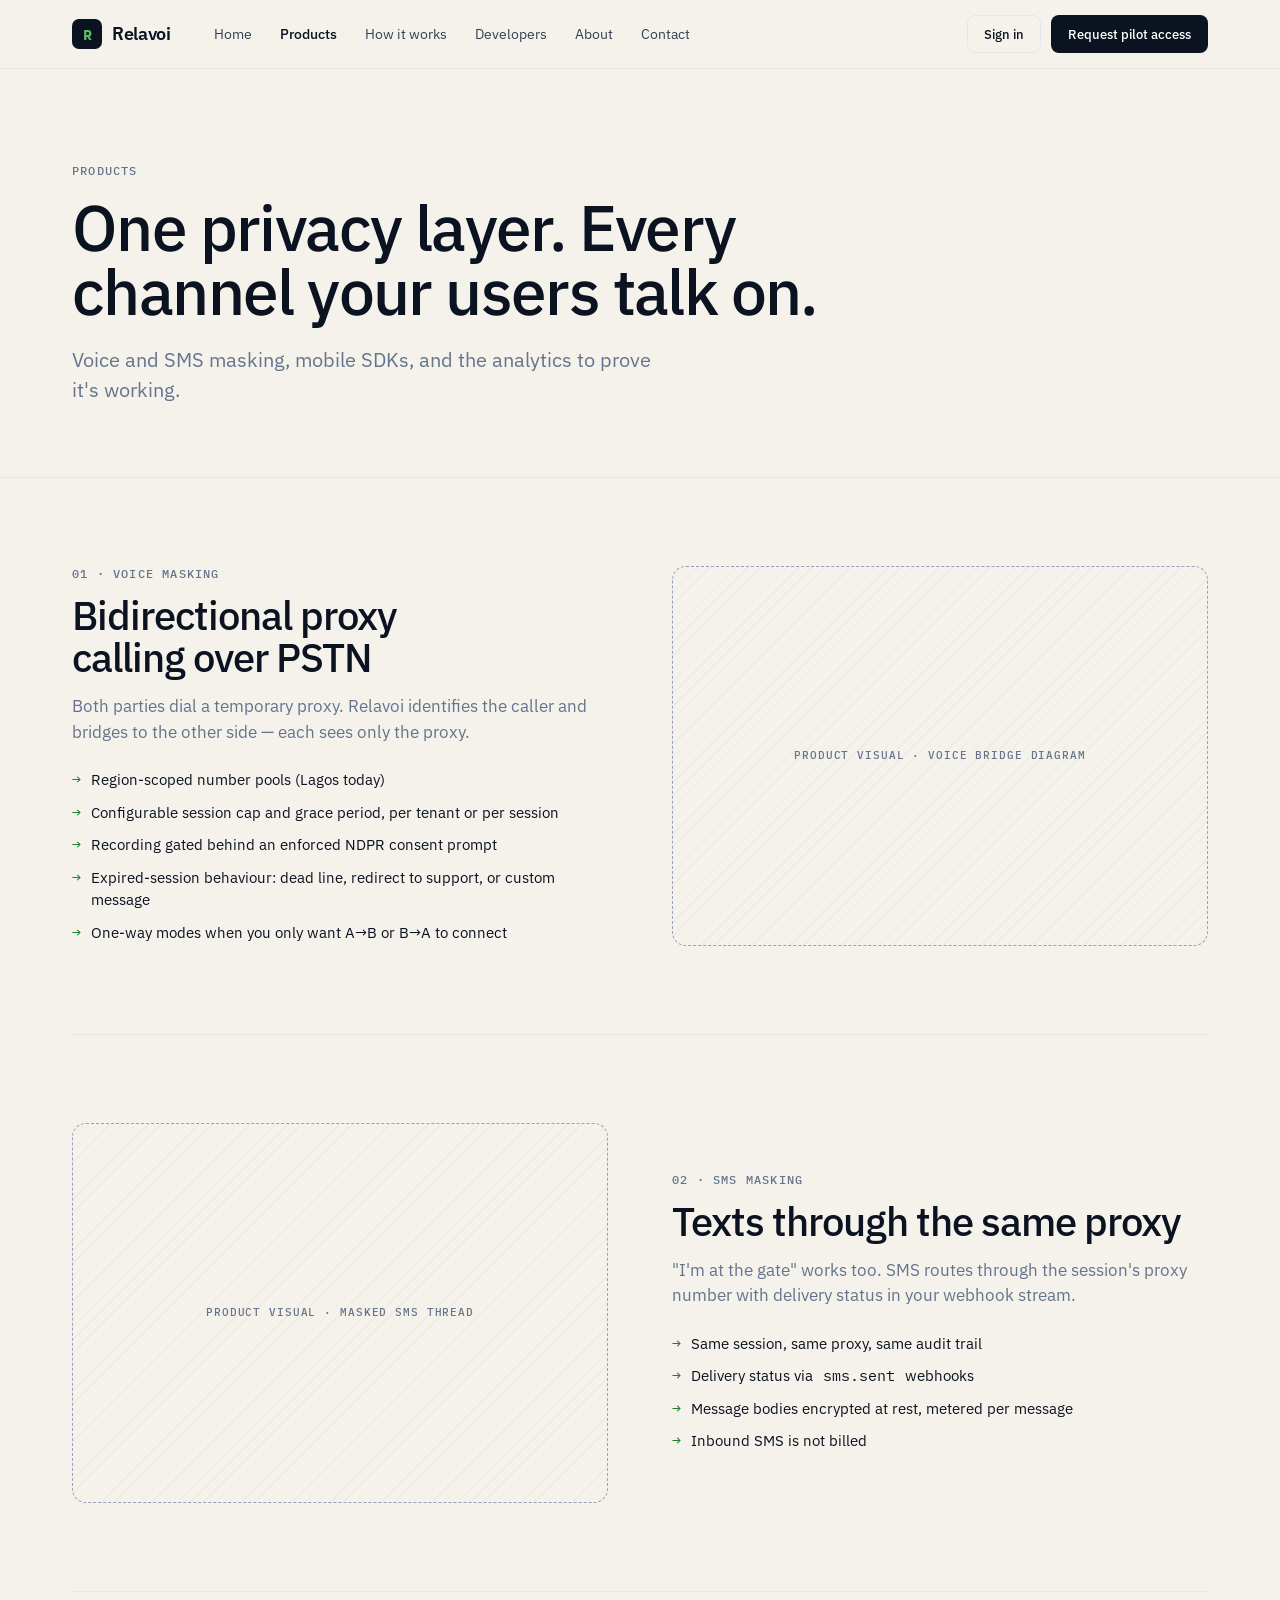
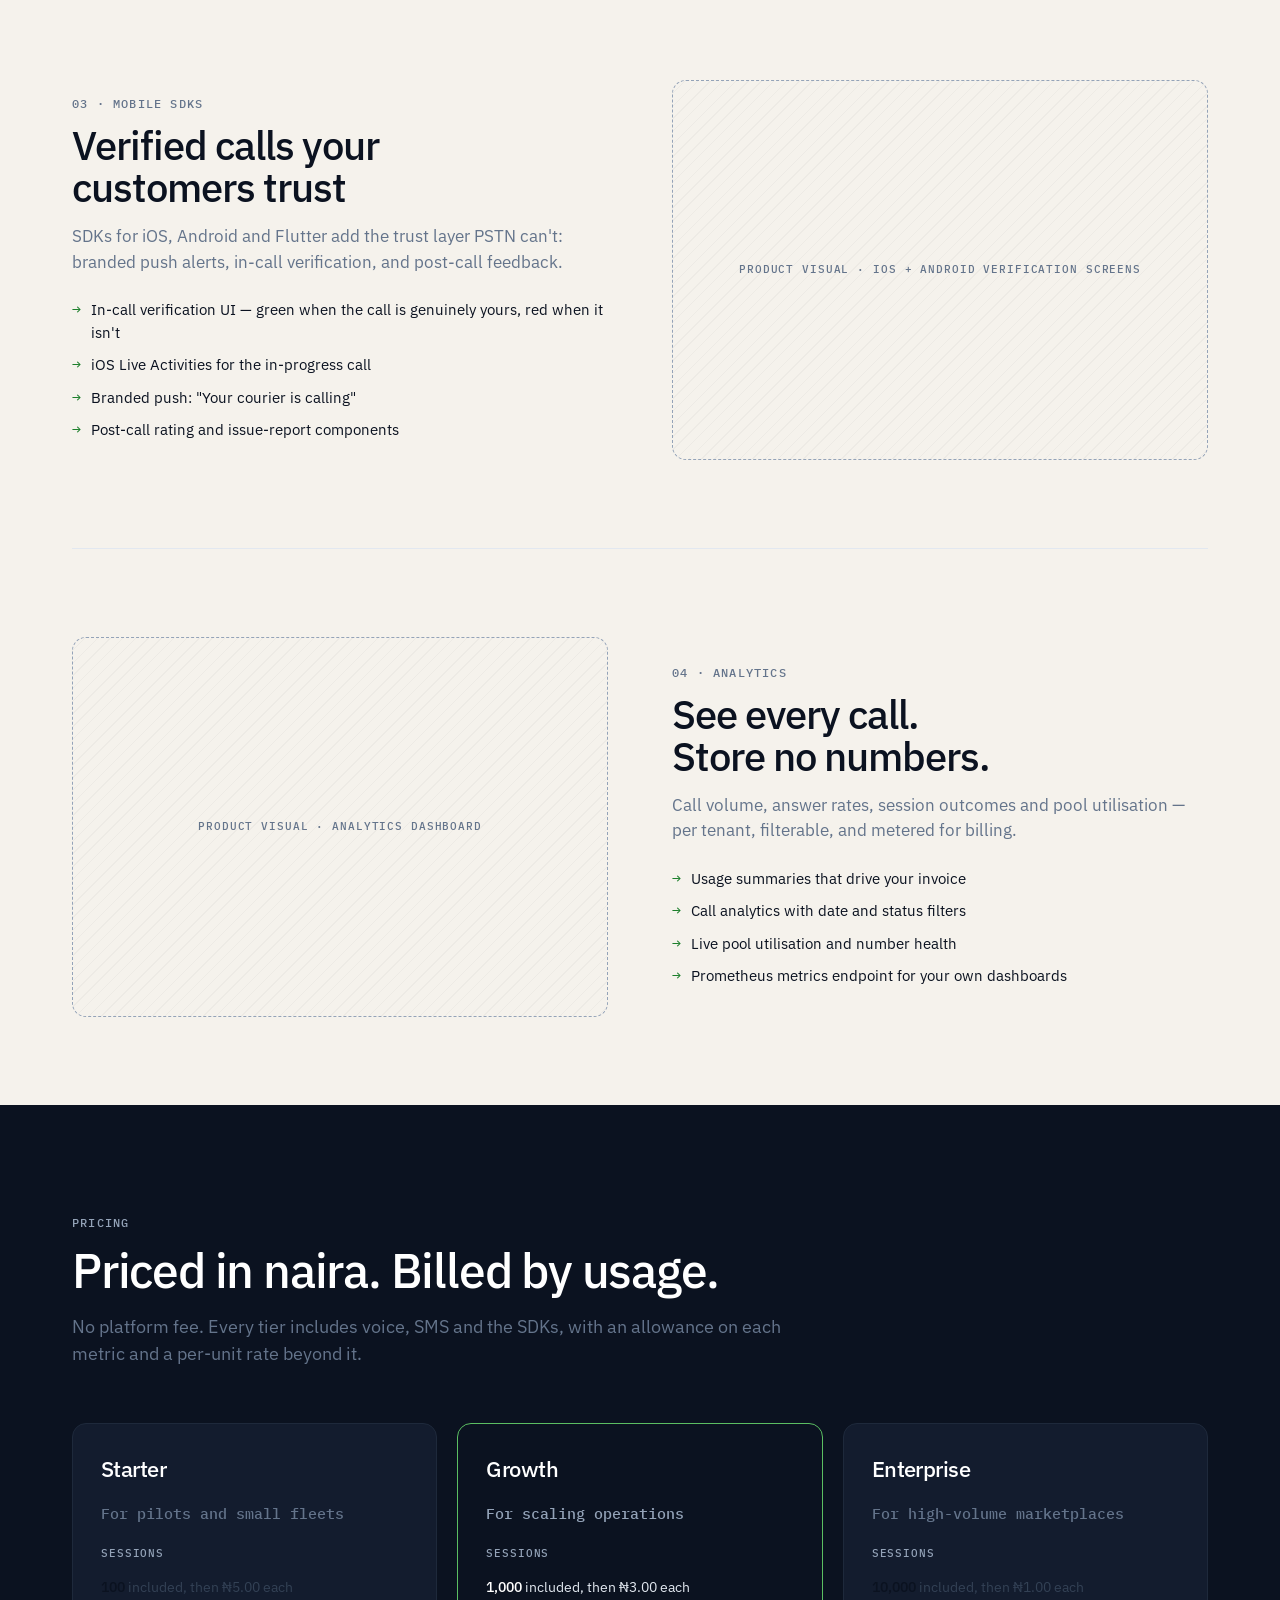
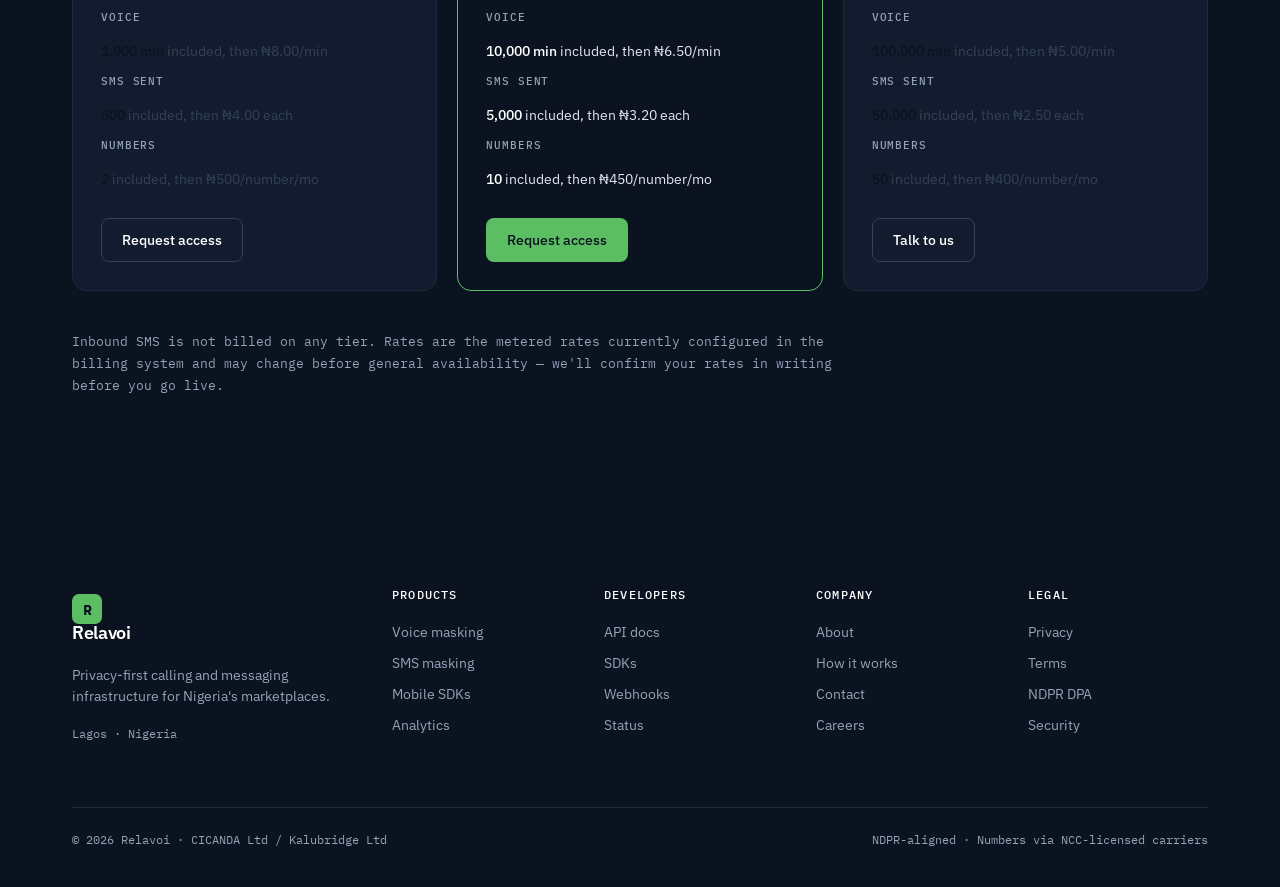
<file: site/products.html>
<!DOCTYPE html>
<html lang="en"><head><meta charset="UTF-8"><meta name="viewport" content="width=device-width,initial-scale=1"><title>Products · Relavoi</title>
<meta name="description" content="Voice and SMS masking over Nigerian PSTN, mobile SDKs for iOS, Android and Flutter, usage analytics, and naira-denominated metered pricing.">
<link href="https://fonts.googleapis.com/css2?family=IBM+Plex+Mono:wght@400;500;600&family=IBM+Plex+Sans:wght@400;500;600&display=swap" rel="stylesheet"><link rel="stylesheet" href="site.css">
<style>
.prod{display:grid;grid-template-columns:1fr 1fr;gap:64px;align-items:center;padding:88px 0;border-bottom:1px solid var(--ink-2)}
.prod:nth-child(even) .ph{order:-1}
.prod h2{font-size:40px;line-height:1.05;margin-top:14px}
.prod p{font-size:17px;color:var(--ink-5);margin-top:16px}
.prod ul{list-style:none;padding:0;margin:24px 0 0;display:grid;gap:10px}
.prod li{display:flex;gap:10px;font-size:15px}.prod li::before{content:'→';color:var(--sig-6);font-family:'IBM Plex Mono'}
@media(max-width:900px){.prod{grid-template-columns:1fr}.prod:nth-child(even) .ph{order:0}}
.tier h3{margin:0;font-size:22px}
.tier .pr{font:500 15px/1.5 'IBM Plex Mono';margin:18px 0 4px;color:var(--ink-5)}
.tier dl{margin:22px 0 28px;display:grid;gap:14px;font-size:14px}
.tier dt{font:500 11px/1 'IBM Plex Mono';letter-spacing:.08em;text-transform:uppercase;color:var(--ink-4)}
.tier dd{margin:4px 0 0;color:var(--ink-6)}
.tier dd b{font-weight:500;color:var(--ink)}
.tier.hi{background:var(--ink);color:#fff;border-color:var(--ink)}
.tier.hi p,.tier.hi .pr{color:var(--ink-4)}.tier.hi dd{color:var(--ink-2)}.tier.hi dd b{color:#fff}
.pricenote{margin-top:40px;font:400 13px/1.7 'IBM Plex Mono';color:var(--ink-5);max-width:760px}
</style></head>
<body data-page="products">
<header class="phero"><div class="wrap"><div class="eyebrow">Products</div><h1>One privacy layer. Every channel your users talk on.</h1><p>Voice and SMS masking, mobile SDKs, and the analytics to prove it's working.</p></div></header>
<div class="wrap">
<div class="prod" id="voice"><div><div class="eyebrow">01 · Voice masking</div><h2>Bidirectional proxy calling over PSTN</h2><p>Both parties dial a temporary proxy. Relavoi identifies the caller and bridges to the other side — each sees only the proxy.</p><ul><li>Region-scoped number pools (Lagos today)</li><li>Configurable session cap and grace period, per tenant or per session</li><li>Recording gated behind an enforced NDPR consent prompt</li><li>Expired-session behaviour: dead line, redirect to support, or custom message</li><li>One-way modes when you only want A→B or B→A to connect</li></ul></div><div class="ph" style="height:380px">Product visual · voice bridge diagram</div></div>
<div class="prod" id="sms"><div><div class="eyebrow">02 · SMS masking</div><h2>Texts through the same proxy</h2><p>"I'm at the gate" works too. SMS routes through the session's proxy number with delivery status in your webhook stream.</p><ul><li>Same session, same proxy, same audit trail</li><li>Delivery status via <span class="mono">sms.sent</span> webhooks</li><li>Message bodies encrypted at rest, metered per message</li><li>Inbound SMS is not billed</li></ul></div><div class="ph" style="height:380px">Product visual · masked SMS thread</div></div>
<div class="prod" id="sdk"><div><div class="eyebrow">03 · Mobile SDKs</div><h2>Verified calls your customers trust</h2><p>SDKs for iOS, Android and Flutter add the trust layer PSTN can't: branded push alerts, in-call verification, and post-call feedback.</p><ul><li>In-call verification UI — green when the call is genuinely yours, red when it isn't</li><li>iOS Live Activities for the in-progress call</li><li>Branded push: "Your courier is calling"</li><li>Post-call rating and issue-report components</li></ul></div><div class="ph" style="height:380px">Product visual · iOS + Android verification screens</div></div>
<div class="prod" id="analytics" style="border-bottom:0"><div><div class="eyebrow">04 · Analytics</div><h2>See every call. Store no numbers.</h2><p>Call volume, answer rates, session outcomes and pool utilisation — per tenant, filterable, and metered for billing.</p><ul><li>Usage summaries that drive your invoice</li><li>Call analytics with date and status filters</li><li>Live pool utilisation and number health</li><li>Prometheus metrics endpoint for your own dashboards</li></ul></div><div class="ph" style="height:380px">Product visual · analytics dashboard</div></div>
</div>
<section class="dark" id="pricing"><div class="wrap">
<div class="sec-head"><div class="eyebrow">Pricing</div><h2>Priced in naira. Billed by usage.</h2><p>No platform fee. Every tier includes voice, SMS and the SDKs, with an allowance on each metric and a per-unit rate beyond it.</p></div>
<div class="grid g3">
<div class="card tier"><h3>Starter</h3><div class="pr">For pilots and small fleets</div>
<dl>
<dt>Sessions</dt><dd><b>100</b> included, then ₦5.00 each</dd>
<dt>Voice</dt><dd><b>1,000 min</b> included, then ₦8.00/min</dd>
<dt>SMS sent</dt><dd><b>500</b> included, then ₦4.00 each</dd>
<dt>Numbers</dt><dd><b>2</b> included, then ₦500/number/mo</dd>
</dl>
<a href="contact.html" class="btn btn-s">Request access</a></div>
<div class="card tier hi" style="border-color:var(--sig)"><h3>Growth</h3><div class="pr">For scaling operations</div>
<dl>
<dt>Sessions</dt><dd><b>1,000</b> included, then ₦3.00 each</dd>
<dt>Voice</dt><dd><b>10,000 min</b> included, then ₦6.50/min</dd>
<dt>SMS sent</dt><dd><b>5,000</b> included, then ₦3.20 each</dd>
<dt>Numbers</dt><dd><b>10</b> included, then ₦450/number/mo</dd>
</dl>
<a href="contact.html" class="btn btn-g">Request access</a></div>
<div class="card tier"><h3>Enterprise</h3><div class="pr">For high-volume marketplaces</div>
<dl>
<dt>Sessions</dt><dd><b>10,000</b> included, then ₦1.00 each</dd>
<dt>Voice</dt><dd><b>100,000 min</b> included, then ₦5.00/min</dd>
<dt>SMS sent</dt><dd><b>50,000</b> included, then ₦2.50 each</dd>
<dt>Numbers</dt><dd><b>50</b> included, then ₦400/number/mo</dd>
</dl>
<a href="contact.html" class="btn btn-s">Talk to us</a></div>
</div>
<p class="pricenote">Inbound SMS is not billed on any tier. Rates are the metered rates currently configured in the billing system and may change before general availability — we'll confirm your rates in writing before you go live.</p>
</div></section>
<script src="site.js"></script>
</body></html>
</file>
<file: site.css>
:root{
/* ─── Relavoi brand tokens ───────────────────────────────────────
   Generated from the six colours in the brand guidelines. Every other value
   here is derived from one of them, so a component never needs a raw hex.

     Ink         #0E1B2C  dark grounds and primary text
     Relay Teal  #0B7A6B  the brand: buttons, links, accents, teal on light
     Pulse Teal  #2CC5AE  accents on dark grounds ONLY, never text on white
     Proxy Amber #F5A524  the proxy moment only, never a warning colour
     Mist        #EEF3F2  light grounds
     Slate       #5B6B7A  secondary text

   Dark steps mix toward Slate so they keep the brand's blue cast; light
   steps mix toward white in linear light so the ramp is even. Marks are
   lightened in HSL instead, because a linear mix to white pulls the chroma
   out and leaves a grey. */
--ink:#0E1B2C;--ink-9:#091321;--ink-8:#25303E;--ink-7:#313D4A;--ink-6:#3E4B59;--ink-5:#5B6B7A;--ink-4:#88919A;--ink-3:#D4D6D9;--ink-2:#ECEDEE;--ink-1:#EEF3F2;
--bone:#EEF3F2;--bone-5:#F8FAF9;--paper:#FFFFFF;
/* --sig keeps its name because 15 call sites read it; it is now Relay Teal.
   --sig-2 has no reader since .pill went: it was that badge's border. It
   stays because this block is the palette, not a rule. A step of the Relay
   ramp is a decision about the brand and belongs to Genesis, and keeping it
   means the next hairline border on a teal tint is a class and not a token
   change. Unused rules below this block are the ones that get deleted. */
--sig:#0B7A6B;--sig-6:#096E60;--sig-7:#076458;--sig-2:#DDE4E2;--sig-1:#EFF2F1;
--pulse:#2CC5AE;
/* Proxy Amber is the proxy moment ONLY. Nothing on this site is one yet,
   so it is defined and unused rather than borrowed for a status. */
--proxy:#F5A524;--proxy-1:#FEF5EF;--proxy-8:#976412;
/* Declared because the component rules below use them: the button hover,
   the code-block keyword tone and the second-party avatar. */
--pulse-6:#28B8A3;--info-1:#EFF1F5;--info-7:#1B5698;--info-d:#86ABD5;
/* --amber* kept by name for the status chips that read it; they are
   warnings, not proxy moments, so they carry the warning scale. */
--amber:#9A4F11;--amber-1:#F4F0EF;--amber-6:#8D480F;
--terra:#B3261E;--success:#1F7A43;--warning:#9A4F11;--info:#1F5FA6;
--line:rgba(14,27,44,.08);--line-2:rgba(14,27,44,.16);
--sh-1:0 1px 2px rgba(14,27,44,.04),0 12px 32px -20px rgba(14,27,44,.22);
--sh-2:0 2px 6px rgba(14,27,44,.05),0 32px 64px -28px rgba(14,27,44,.32);
--sans:'Sora',system-ui,-apple-system,'Segoe UI',Roboto,sans-serif;
--mono:'IBM Plex Mono',ui-monospace,SFMono-Regular,Menlo,Consolas,monospace;
--r:20px;--r-lg:28px;--sec:clamp(64px,9vw,112px)
}

/* --- Self-hosted type ------------------------------------------------------
   Latin subsets only, 46 KB for all three files, served from this origin so
   no request leaves it to load a font. Sora is the variable face, so one file
   covers both the 400 body and the 600 headline weight. */
@font-face{font-family:'Sora';font-style:normal;font-weight:400 600;font-display:swap;src:url(fonts/sora-variable.woff2) format('woff2')}
@font-face{font-family:'IBM Plex Mono';font-style:normal;font-weight:400;font-display:swap;src:url(fonts/ibm-plex-mono-400.woff2) format('woff2')}
@font-face{font-family:'IBM Plex Mono';font-style:normal;font-weight:500;font-display:swap;src:url(fonts/ibm-plex-mono-500.woff2) format('woff2')}

*,*::before,*::after{box-sizing:border-box}
html{-webkit-text-size-adjust:100%;scroll-padding-top:100px}
html,body{margin:0}
body{font-family:var(--sans);font-size:16px;color:var(--ink);background:var(--bone);-webkit-font-smoothing:antialiased;-moz-osx-font-smoothing:grayscale;line-height:1.55}
body::before{content:"";position:absolute;top:0;left:0;right:0;height:980px;z-index:-1;pointer-events:none;
background:radial-gradient(55% 45% at 85% 8%,rgba(11,122,107,.16),transparent 70%),radial-gradient(45% 40% at 8% 0%,rgba(255,255,255,.9),transparent 70%),repeating-linear-gradient(90deg,rgba(255,255,255,0) 0,rgba(255,255,255,.6) 48px,rgba(255,255,255,0) 96px);
-webkit-mask-image:linear-gradient(#000 35%,transparent);mask-image:linear-gradient(#000 35%,transparent)}
a{color:inherit;text-decoration:none}
p a{text-decoration:underline;text-decoration-color:var(--sig);text-decoration-thickness:2px;text-underline-offset:3px}
p a:hover{color:var(--sig-6)}
:focus-visible{outline:2px solid var(--sig-6);outline-offset:3px;border-radius:6px}
h1,h2,h3,h4{margin:0;font-weight:600;letter-spacing:-.03em;line-height:1.08;text-wrap:balance}
h3{letter-spacing:-.02em;line-height:1.25}
p{margin:0;text-wrap:pretty}
.mono{font-family:var(--mono);letter-spacing:0}
.wrap{max-width:1200px;margin:0 auto;padding:0 32px}
section{padding:var(--sec) 0}
.pt0{padding-top:0}

/* labels */
.eyebrow{font:500 12px/1.2 var(--mono);letter-spacing:.08em;text-transform:uppercase;color:var(--ink-5)}
.chip{display:inline-flex;align-items:center;gap:8px;min-height:30px;padding:6px 14px;border-radius:999px;background:var(--paper);border:1px solid var(--line);box-shadow:0 1px 2px rgba(14,27,44,.04);font:500 12px/1.2 var(--mono);letter-spacing:.07em;text-transform:uppercase;color:var(--ink-6)}
.chip::before{content:"";width:6px;height:6px;border-radius:50%;background:var(--sig);flex:0 0 auto}
.badge{display:inline-flex;align-items:center;min-height:28px;padding:5px 12px;border-radius:999px;background:var(--sig-1);color:var(--sig-6);font:500 12px/1.3 var(--mono)}
.dot{width:7px;height:7px;border-radius:9px;background:currentColor;position:relative;flex:0 0 auto}
.dot::after{content:'';position:absolute;inset:-3px;border-radius:9px;background:currentColor;opacity:.35;animation:p 1.6s ease-out infinite}
@keyframes p{0%{transform:scale(.6);opacity:.5}100%{transform:scale(2.2);opacity:0}}

/* buttons */
.btn{display:inline-flex;align-items:center;justify-content:center;gap:12px;height:48px;padding:0 22px;border-radius:999px;font:500 15px/1 var(--sans);letter-spacing:-.01em;border:1px solid transparent;cursor:pointer;white-space:nowrap;transition:background .2s,border-color .2s,color .2s,box-shadow .2s}
.btn:has(.arr){padding-right:8px}
.arr{width:32px;height:32px;border-radius:50%;display:grid;place-items:center;font:500 15px/1 var(--sans);transition:transform .2s}
.arr:empty::before{content:"→"}
.btn:hover .arr{transform:translateX(2px)}
.btn-p{background:var(--ink);color:#fff;box-shadow:0 10px 24px -12px rgba(14,27,44,.6)}
.btn-p .arr{background:#fff;color:var(--ink)}
.btn-p:hover{background:var(--ink-7);color:#fff}
.btn-s{background:rgba(255,255,255,.5);border-color:var(--line-2);color:var(--ink)}
.btn-s .arr{background:var(--ink);color:#fff}
.btn-s:hover{border-color:var(--ink);background:#fff;color:var(--ink)}
.btn-g{background:var(--pulse);color:var(--ink);box-shadow:0 10px 24px -12px rgba(11,122,107,.7)}
.btn-g .arr{background:var(--ink);color:#fff}
.btn-g:hover{background:var(--pulse-6);color:var(--ink)}
.btn-sm{height:40px;padding:0 16px;font-size:14px}
.btn-sm:has(.arr){padding-right:6px}
.btn-sm .arr{width:28px;height:28px;font-size:14px}
.btn-row{display:flex;flex-wrap:wrap;gap:12px;margin-top:32px}

/* nav */
.nav{position:sticky;top:12px;z-index:60;margin-top:12px;padding:0 16px}
.nav-bar{position:relative;max-width:1100px;margin:0 auto;height:64px;display:flex;align-items:center;gap:16px;padding:0 8px 0 18px;background:rgba(255,255,255,.86);-webkit-backdrop-filter:saturate(1.4) blur(16px);backdrop-filter:saturate(1.4) blur(16px);border:1px solid var(--line);border-radius:999px;box-shadow:var(--sh-1)}
.logo{display:inline-flex;align-items:center;gap:10px;font:600 18px/1 var(--sans);letter-spacing:-.03em;color:var(--ink);flex:0 0 auto}
.logo .wordmark{height:32px;width:auto;display:block}
.foot .logo .wordmark{height:36px}
.nav-links{display:flex;gap:2px;margin:0 auto}
.nav-links a{padding:9px 14px;border-radius:999px;font-size:14px;font-weight:500;color:var(--ink-5);transition:background .2s,color .2s}
.nav-links a:hover{color:var(--ink);background:rgba(14,27,44,.04)}
.nav-links a.on{color:var(--ink);background:var(--bone)}
.nav-cta{display:flex;align-items:center;gap:4px;flex:0 0 auto}
.nav-signin{padding:9px 14px;border-radius:999px;font-size:14px;font-weight:500;color:var(--ink-6)}
.nav-signin:hover{background:rgba(14,27,44,.04);color:var(--ink)}
.nav-toggle{display:none;margin-left:auto;width:44px;height:44px;border-radius:50%;border:0;padding:0;background:var(--ink);color:#fff;cursor:pointer;align-content:center;justify-items:center;gap:5px}
.nav-toggle i{display:block;width:16px;height:1.5px;border-radius:2px;background:currentColor;transition:transform .25s}
.nav.open .nav-toggle i:first-child{transform:translateY(3.25px) rotate(45deg)}
.nav.open .nav-toggle i:last-child{transform:translateY(-3.25px) rotate(-45deg)}
.nav-sheet{display:none}
.nav-sheet a.l{display:flex;justify-content:space-between;align-items:center;padding:14px 16px;border-radius:14px;font-size:17px;font-weight:500;color:var(--ink)}
.nav-sheet a.l::after{content:"→";color:var(--ink-3)}
.nav-sheet a.l.on{background:var(--bone)}
.nav-sheet a.l.on::after{color:var(--sig-6)}
.sheet-cta{display:grid;gap:8px;margin-top:8px;padding:12px 4px 4px;border-top:1px solid var(--line)}
.sheet-cta .btn{width:100%}

/* page hero */
.phero{padding:clamp(56px,9vw,104px) 0 clamp(16px,3vw,32px);text-align:center}
.phero h1{font-size:clamp(36px,5.6vw,68px);line-height:1.04;letter-spacing:-.04em;max-width:900px;margin:22px auto 0}
.phero p{font-size:clamp(17px,1.8vw,20px);color:var(--ink-5);margin:20px auto 0;max-width:640px}
.phero .btn-row{justify-content:center}

/* section heads */
.sec-head{max-width:760px;margin:0 auto clamp(36px,5vw,56px);text-align:center}
.sec-head h2,.h2{font-size:clamp(30px,4.2vw,48px);line-height:1.06}
.sec-head h2{margin-top:18px}
.sec-head p{font-size:clamp(16px,1.6vw,18px);color:var(--ink-5);margin:16px auto 0;max-width:620px}
.sec-head.left{margin-left:0;text-align:left}
.sec-head.left p{margin-left:0}
.lede{font-size:clamp(16px,1.6vw,18px);color:var(--ink-5);margin-top:18px}

/* grids */
.grid{display:grid;gap:20px}
.g3{grid-template-columns:repeat(3,minmax(0,1fr))}
.split{display:grid;grid-template-columns:repeat(2,minmax(0,1fr));gap:clamp(36px,6vw,72px);align-items:center}
.split>*{min-width:0}

/* cards */
.card{background:var(--paper);border:1px solid var(--line);border-radius:var(--r);padding:clamp(22px,2.6vw,30px);box-shadow:var(--sh-1)}
.card h3{font-size:20px;margin:20px 0 8px}
.card p{color:var(--ink-5);font-size:15px}
a.card{display:block;transition:transform .2s,box-shadow .2s,border-color .2s}
a.card:hover{transform:translateY(-3px);box-shadow:var(--sh-2);border-color:var(--line-2)}
.ico{width:44px;height:44px;border-radius:12px;background:var(--sig-1);color:var(--sig-6);display:grid;place-items:center}
.ico svg{width:22px;height:22px}

/* dark brand panel */
.panel-dark{position:relative;overflow:hidden;color:#fff;border-radius:var(--r-lg);padding:clamp(28px,5vw,64px);background:radial-gradient(70% 90% at 100% 0%,rgba(11,122,107,.22),transparent 60%),radial-gradient(50% 70% at 0% 100%,rgba(11,122,107,.09),transparent 60%),var(--ink)}
.panel-dark p{color:var(--ink-4)}
.panel-dark .eyebrow{color:var(--ink-4)}
.panel-dark .chip{background:rgba(255,255,255,.06);border-color:rgba(255,255,255,.12);color:var(--ink-2);box-shadow:none}
.panel-dark .card{background:rgba(255,255,255,.04);border-color:rgba(255,255,255,.09);box-shadow:none}
.panel-dark .btn-s{background:transparent;border-color:rgba(255,255,255,.28);color:#fff}
.panel-dark .btn-s:hover{border-color:#fff;background:rgba(255,255,255,.06);color:#fff}
.cta-band{display:flex;justify-content:space-between;align-items:center;gap:32px}
.cta-band h2{font-size:clamp(28px,3.6vw,42px);line-height:1.08;max-width:560px}
.cta-band p{margin-top:14px;max-width:520px}
.cta-band .btn-row{margin-top:0;flex:0 0 auto}

/* code */
.window{background:var(--ink);border:1px solid var(--ink-7);border-radius:var(--r);box-shadow:var(--sh-2);overflow:hidden;min-width:0}
.window-bar{display:flex;gap:6px;padding:14px 18px;border-bottom:1px solid rgba(255,255,255,.06)}
.window-bar i{width:10px;height:10px;border-radius:50%;background:rgba(255,255,255,.16)}
.window-bar i:first-child{background:var(--sig)}
.code{background:var(--ink);color:#EEF3F2;border-radius:var(--r);font:400 13px/1.75 var(--mono);padding:22px 24px;overflow-x:auto;white-space:pre;border:1px solid var(--ink-7);-webkit-overflow-scrolling:touch;max-width:100%}
.window .code{border:0;border-radius:0;background:transparent}
.code .k{color:var(--info-d)}.code .s{color:#2CC5AE}.code .c{color:#88919A}

/* mockup stages */
.stage{position:relative;overflow:hidden;isolation:isolate;border-radius:24px;min-height:380px;display:grid;place-items:center;padding:clamp(28px,4vw,48px) clamp(20px,4vw,48px);border:1px solid var(--line);background:radial-gradient(70% 60% at 25% 15%,rgba(255,255,255,.95),transparent 70%),linear-gradient(155deg,var(--sig-1) 0%,#EEF3F2 55%,var(--bone-5) 100%)}
.stage.dark{border-color:var(--ink-7);background:radial-gradient(70% 80% at 85% 10%,rgba(11,122,107,.32),transparent 60%),radial-gradient(60% 60% at 0% 100%,rgba(11,122,107,.12),transparent 60%),var(--ink)}
.ghosted{position:relative}
.ghosted::before{content:"";position:absolute;inset:-12px;border:1.5px dashed rgba(14,27,44,.2);border-radius:26px;transform:rotate(4deg)}
.stage.dark .ghosted::before{border-color:rgba(255,255,255,.22)}
.float{position:relative;background:var(--paper);border:1px solid var(--line);border-radius:20px;box-shadow:var(--sh-2);padding:20px}
.tilt-l{transform:rotate(-3deg)}.tilt-r{transform:rotate(2.5deg)}
.who{display:flex;align-items:center;gap:12px}
.av{width:40px;height:40px;border-radius:50%;display:grid;place-items:center;font:600 15px/1 var(--sans);background:var(--bone);color:var(--ink);flex:0 0 auto}
.av.g{background:var(--sig-1);color:var(--sig-6)}.av.a{background:var(--info-1);color:var(--info-7)}
.who .r{font:500 11px/1.3 var(--mono);letter-spacing:.08em;text-transform:uppercase;color:var(--ink-5)}
.who .n{font:500 14px/1.4 var(--mono);color:var(--ink-6)}
.vline{width:2px;height:28px;margin-left:19px;background:repeating-linear-gradient(180deg,var(--ink-4) 0 4px,transparent 4px 8px);background-size:2px 16px;animation:vdash 1s linear infinite}
@keyframes vdash{to{background-position:0 16px}}
.proxy-chip{display:inline-flex;align-items:center;gap:10px;background:var(--ink);color:#fff;border-radius:14px;padding:12px 16px;font:500 14px/1.2 var(--mono)}
.proxy-chip .live{width:8px;height:8px;border-radius:50%;background:var(--sig);box-shadow:0 0 0 4px rgba(11,122,107,.25);flex:0 0 auto}
.st{display:inline-flex;align-items:center;gap:6px;min-height:26px;padding:4px 10px;border-radius:999px;font:500 12px/1.2 var(--mono);background:var(--sig-1);color:var(--sig-6)}
.st::before{content:"";width:6px;height:6px;border-radius:50%;background:var(--sig)}
.sk{display:block;height:8px;border-radius:99px;background:var(--ink-1)}
.stage.dark .sk{background:rgba(255,255,255,.1)}

/* tabs */
.tabs-bar{position:relative;display:flex;gap:4px;padding:6px;margin:0 auto 20px;width:fit-content;max-width:100%;background:rgba(14,27,44,.045);border:1px solid var(--line);border-radius:999px;overflow-x:auto;scrollbar-width:none;-webkit-overflow-scrolling:touch}
.tabs-bar::-webkit-scrollbar{display:none}
.tab{flex:0 0 auto;height:44px;padding:0 18px;border:0;border-radius:999px;background:transparent;font:500 14px/1 var(--sans);color:var(--ink-5);cursor:pointer;transition:background .2s,color .2s,box-shadow .2s}
.tab:hover{color:var(--ink)}
.tab[aria-selected="true"]{background:var(--paper);color:var(--ink);box-shadow:0 1px 2px rgba(14,27,44,.06),0 6px 16px -8px rgba(14,27,44,.25)}
.tab-panels{display:grid;gap:20px}
.tab-panel{display:grid;grid-template-columns:minmax(0,1fr) minmax(0,1fr);gap:8px;padding:8px;background:var(--paper);border:1px solid var(--line);border-radius:var(--r-lg);box-shadow:var(--sh-1)}
.tab-panel[hidden]{display:none}
.tabs-ready .tab-panel:not([hidden]){animation:fadein .35s ease}
@keyframes fadein{from{opacity:0;transform:translateY(6px)}to{opacity:1;transform:none}}
.tab-panel .stage{min-height:340px;border-radius:22px}
.tab-copy{align-self:center;padding:clamp(24px,4vw,56px)}
.tab-copy h3{font-size:clamp(26px,3vw,36px);line-height:1.1;margin-top:20px}
.tab-copy p{font-size:clamp(15px,1.5vw,17px);color:var(--ink-5);margin-top:16px;max-width:440px}

/* forms */
.input{width:100%;height:50px;padding:0 16px;border:1px solid var(--line-2);border-radius:14px;font:400 16px var(--sans);background:var(--bone-5);color:var(--ink);transition:border-color .2s,box-shadow .2s,background .2s}
select.input{appearance:none;-webkit-appearance:none;padding-right:44px;background:var(--bone-5) url("data:image/svg+xml,%3Csvg xmlns='http://www.w3.org/2000/svg' width='12' height='8' fill='none'%3E%3Cpath d='M1 1.5l5 5 5-5' stroke='%23566173' stroke-width='1.6' stroke-linecap='round' stroke-linejoin='round'/%3E%3C/svg%3E") no-repeat right 18px center}
textarea.input{height:140px;padding:14px 16px;resize:vertical}
.input:focus{outline:none;border-color:var(--sig-6);box-shadow:0 0 0 4px rgba(11,122,107,.22);background-color:#fff}
label.l{display:block;font-size:13px;font-weight:500;margin-bottom:8px;color:var(--ink-6)}

/* footer */
.foot{padding:clamp(16px,4vw,40px) 0 16px}
.foot-panel{background:var(--ink);color:var(--ink-4);border-radius:var(--r-lg);padding:clamp(36px,6vw,72px) clamp(24px,5vw,56px) 28px;font-size:14px;background-image:radial-gradient(60% 80% at 100% 0%,rgba(11,122,107,.14),transparent 60%)}
.foot .cols{display:grid;grid-template-columns:1.6fr repeat(3,1fr);gap:32px}
.foot h4{margin:0 0 16px;font:500 12px/1 var(--mono);letter-spacing:.1em;text-transform:uppercase;color:#fff}
.foot a{color:var(--ink-4);display:block;padding:6px 0}
.foot a:hover{color:#fff}
.foot a.logo{display:inline-flex;color:#fff;padding:0}
.foot .blurb{margin-top:18px;max-width:300px}
.foot .loc{margin-top:18px;font-size:12px}
.foot .entity{margin-top:56px;padding-top:24px;border-top:1px solid var(--ink-7);font:400 12px/1.7 var(--mono);color:var(--ink-4)}
.foot .entity p{margin:0}
.foot .entity a{display:inline;padding:0;color:#fff;text-decoration:underline;text-underline-offset:2px}
.foot .bot{margin-top:20px;display:flex;justify-content:space-between;font:400 12px/1.6 var(--mono);flex-wrap:wrap;gap:12px}
.foot .bot a{display:inline;padding:0;text-decoration:underline;text-underline-offset:2px}

/* responsive */
@media(max-width:1024px){
.wrap{padding:0 24px}
.nav-links,.nav-cta{display:none}
.nav-toggle{display:grid}
.nav-bar{padding-right:10px}
.nav-sheet{display:block;position:absolute;left:0;right:0;top:calc(100% + 8px);max-height:calc(100vh - 100px);overflow:auto;background:var(--paper);border:1px solid var(--line);border-radius:24px;box-shadow:var(--sh-2);padding:10px;opacity:0;visibility:hidden;transform:translateY(-6px) scale(.98);transform-origin:top center;transition:opacity .2s,transform .2s,visibility 0s .2s}
.nav.open .nav-sheet{opacity:1;visibility:visible;transform:none;transition:opacity .2s,transform .2s}
.g3{grid-template-columns:repeat(2,minmax(0,1fr))}
.g3>:last-child:nth-child(odd){grid-column:1/-1}
.split{grid-template-columns:minmax(0,1fr)}
.cta-band{flex-direction:column;align-items:flex-start}
.tab-panel{grid-template-columns:minmax(0,1fr)}
.foot .cols{grid-template-columns:repeat(3,1fr)}
.foot .cols>:first-child{grid-column:1/-1}
}
@media(max-width:640px){
.wrap{padding:0 16px}
.nav{padding:0 12px}
.nav-bar{height:58px;padding-left:14px}
.nav .logo .wordmark{height:28px}
.g3{grid-template-columns:minmax(0,1fr)}
.btn-row .btn{flex:1 1 100%}
.code{font-size:12px;padding:18px}
.stage{min-height:320px}
.foot .cols{grid-template-columns:1fr 1fr;gap:28px 20px}
.foot .bot{flex-direction:column}
}
@media(prefers-reduced-motion:reduce){*,*::before,*::after{animation:none!important;transition:none!important}}
</file>
<file: site/site.css>
:root{--ink:#0B1220;--ink-8:#131C2E;--ink-7:#1E293B;--ink-6:#334155;--ink-5:#64748B;--ink-4:#94A3B8;--ink-2:#E2E8F0;--ink-1:#EEF2F7;--bone:#F5F2EC;--bone-5:#FAF8F3;--paper:#fff;--sig:oklch(0.72 0.16 145);--sig-6:oklch(0.52 0.15 145);--sig-1:oklch(0.95 0.04 145);--amber:oklch(0.78 0.14 75);--terra:oklch(0.65 0.16 35)}
*{box-sizing:border-box}html,body{margin:0}
body{font-family:'IBM Plex Sans',system-ui,sans-serif;color:var(--ink);background:var(--bone);-webkit-font-smoothing:antialiased;line-height:1.5}
a{color:var(--ink);text-decoration:none}a:hover{color:var(--sig-6)}
.mono{font-family:'IBM Plex Mono',monospace}
.wrap{max-width:1200px;margin:0 auto;padding:0 32px}
h1,h2,h3{margin:0;letter-spacing:-0.025em;font-weight:500;text-wrap:balance}
p{margin:0;text-wrap:pretty}
.eyebrow{font:500 12px/1 'IBM Plex Mono';letter-spacing:.1em;text-transform:uppercase;color:var(--ink-5)}
.dark .eyebrow{color:var(--ink-4)}
.btn{display:inline-flex;align-items:center;gap:8px;height:44px;padding:0 20px;border-radius:8px;font:500 14px/1 'IBM Plex Sans';border:1px solid transparent;cursor:pointer;white-space:nowrap}
.btn-p{background:var(--ink);color:#fff}.btn-p:hover{background:var(--ink-7);color:#fff}
.btn-s{background:transparent;border-color:var(--ink-2);color:var(--ink)}.btn-s:hover{border-color:var(--ink);color:var(--ink)}
.btn-g{background:var(--sig);color:var(--ink)}.btn-g:hover{background:oklch(0.78 0.16 145);color:var(--ink)}
.dark .btn-s{border-color:var(--ink-6);color:#fff}.dark .btn-s:hover{border-color:#fff;color:#fff}
/* nav */
.nav{position:sticky;top:0;z-index:50;background:rgba(245,242,236,.88);backdrop-filter:blur(12px);border-bottom:1px solid var(--ink-2)}
.nav .wrap{display:flex;align-items:center;gap:32px;height:68px}
.logo{display:flex;align-items:center;gap:10px;font:600 18px/1 'IBM Plex Sans';letter-spacing:-.02em}
.logo i{width:30px;height:30px;border-radius:7px;background:var(--ink);color:var(--sig);display:grid;place-items:center;font:700 15px/1 'IBM Plex Mono';font-style:normal}
.nav-links{display:flex;gap:4px;flex:1}
.nav-links a{padding:8px 12px;border-radius:6px;font-size:14px;color:var(--ink-6)}
.nav-links a:hover{background:var(--ink-1);color:var(--ink)}
.nav-links a.on{color:var(--ink);font-weight:500}
.nav-cta{display:flex;gap:10px;align-items:center}
.nav-cta .btn{height:38px;padding:0 16px;font-size:13px}
@media(max-width:900px){.nav-links{display:none}}
/* sections */
section{padding:112px 0}
.dark{background:var(--ink);color:#fff}
.dark p{color:var(--ink-4)}
.sec-head{max-width:720px;margin-bottom:56px}
.sec-head h2{font-size:48px;line-height:1.05;margin-top:16px}
.sec-head p{font-size:18px;color:var(--ink-5);margin-top:18px}
.grid{display:grid;gap:20px}
.g2{grid-template-columns:repeat(2,minmax(0,1fr))}.g3{grid-template-columns:repeat(3,minmax(0,1fr))}.g4{grid-template-columns:repeat(4,minmax(0,1fr))}
@media(max-width:900px){.g2,.g3,.g4{grid-template-columns:1fr}.sec-head h2{font-size:36px}}
.card{background:var(--paper);border:1px solid var(--ink-2);border-radius:14px;padding:28px}
.dark .card{background:var(--ink-8);border-color:var(--ink-7)}
.card h3{font-size:20px;margin:18px 0 8px}
.card p{color:var(--ink-5);font-size:15px}
.ico{width:40px;height:40px;border-radius:9px;background:var(--bone);display:grid;place-items:center}
.dark .ico{background:var(--ink-7);color:var(--sig)}
.pill{display:inline-flex;align-items:center;gap:8px;height:28px;padding:0 12px;border-radius:999px;font:500 12px/1 'IBM Plex Mono';background:var(--sig-1);color:var(--sig-6)}
.dot{width:7px;height:7px;border-radius:9px;background:currentColor;position:relative}
.dot::after{content:'';position:absolute;inset:-3px;border-radius:9px;background:currentColor;opacity:.35;animation:p 1.6s ease-out infinite}
@keyframes p{0%{transform:scale(.6);opacity:.5}100%{transform:scale(2.2);opacity:0}}
/* page hero */
.phero{padding:96px 0 72px;border-bottom:1px solid var(--ink-2)}
.phero h1{font-size:64px;line-height:1;margin-top:18px;max-width:900px}
.phero p{font-size:20px;color:var(--ink-5);margin-top:22px;max-width:680px}
@media(max-width:900px){.phero h1{font-size:42px}}
.code{background:var(--ink);color:#E2E8F0;border-radius:12px;font:400 13px/1.75 'IBM Plex Mono';padding:22px 24px;overflow-x:auto;white-space:pre;border:1px solid var(--ink-7)}
.code .k{color:oklch(0.78 0.12 220)}.code .s{color:oklch(0.8 0.14 145)}.code .c{color:var(--ink-5)}
.ph{border:1px dashed var(--ink-4);border-radius:14px;background:repeating-linear-gradient(135deg,transparent 0 8px,rgba(11,18,32,.03) 8px 9px);display:grid;place-items:center;color:var(--ink-5);font:500 11px/1.4 'IBM Plex Mono';letter-spacing:.08em;text-transform:uppercase;text-align:center;padding:20px}
.input{width:100%;height:46px;padding:0 14px;border:1px solid var(--ink-2);border-radius:8px;font:400 15px 'IBM Plex Sans';background:#fff;color:var(--ink)}
textarea.input{height:140px;padding:12px 14px;resize:vertical}
.input:focus{outline:none;border-color:var(--ink)}
label.l{display:block;font-size:13px;font-weight:500;margin-bottom:6px;color:var(--ink-6)}
/* footer */
.foot{background:var(--ink);color:var(--ink-4);padding:80px 0 40px;font-size:14px}
.foot .cols{display:grid;grid-template-columns:1.6fr repeat(4,1fr);gap:32px}
.foot h4{margin:0 0 16px;font:500 12px/1 'IBM Plex Mono';letter-spacing:.1em;text-transform:uppercase;color:#fff}
.foot a{color:var(--ink-4);display:block;padding:5px 0}.foot a:hover{color:#fff}
.foot .logo{color:#fff}.foot .logo i{background:var(--sig);color:var(--ink)}
.foot .bot{margin-top:64px;padding-top:24px;border-top:1px solid var(--ink-7);display:flex;justify-content:space-between;font:400 12px 'IBM Plex Mono';flex-wrap:wrap;gap:12px}
@media(max-width:900px){.foot .cols{grid-template-columns:1fr 1fr}}
.cta-band{background:var(--ink);color:#fff;border-radius:20px;padding:64px;display:flex;justify-content:space-between;align-items:center;gap:32px;flex-wrap:wrap}
.cta-band h2{font-size:40px;line-height:1.05;max-width:560px}
.cta-band p{color:var(--ink-4);margin-top:14px;max-width:520px}
</file>
